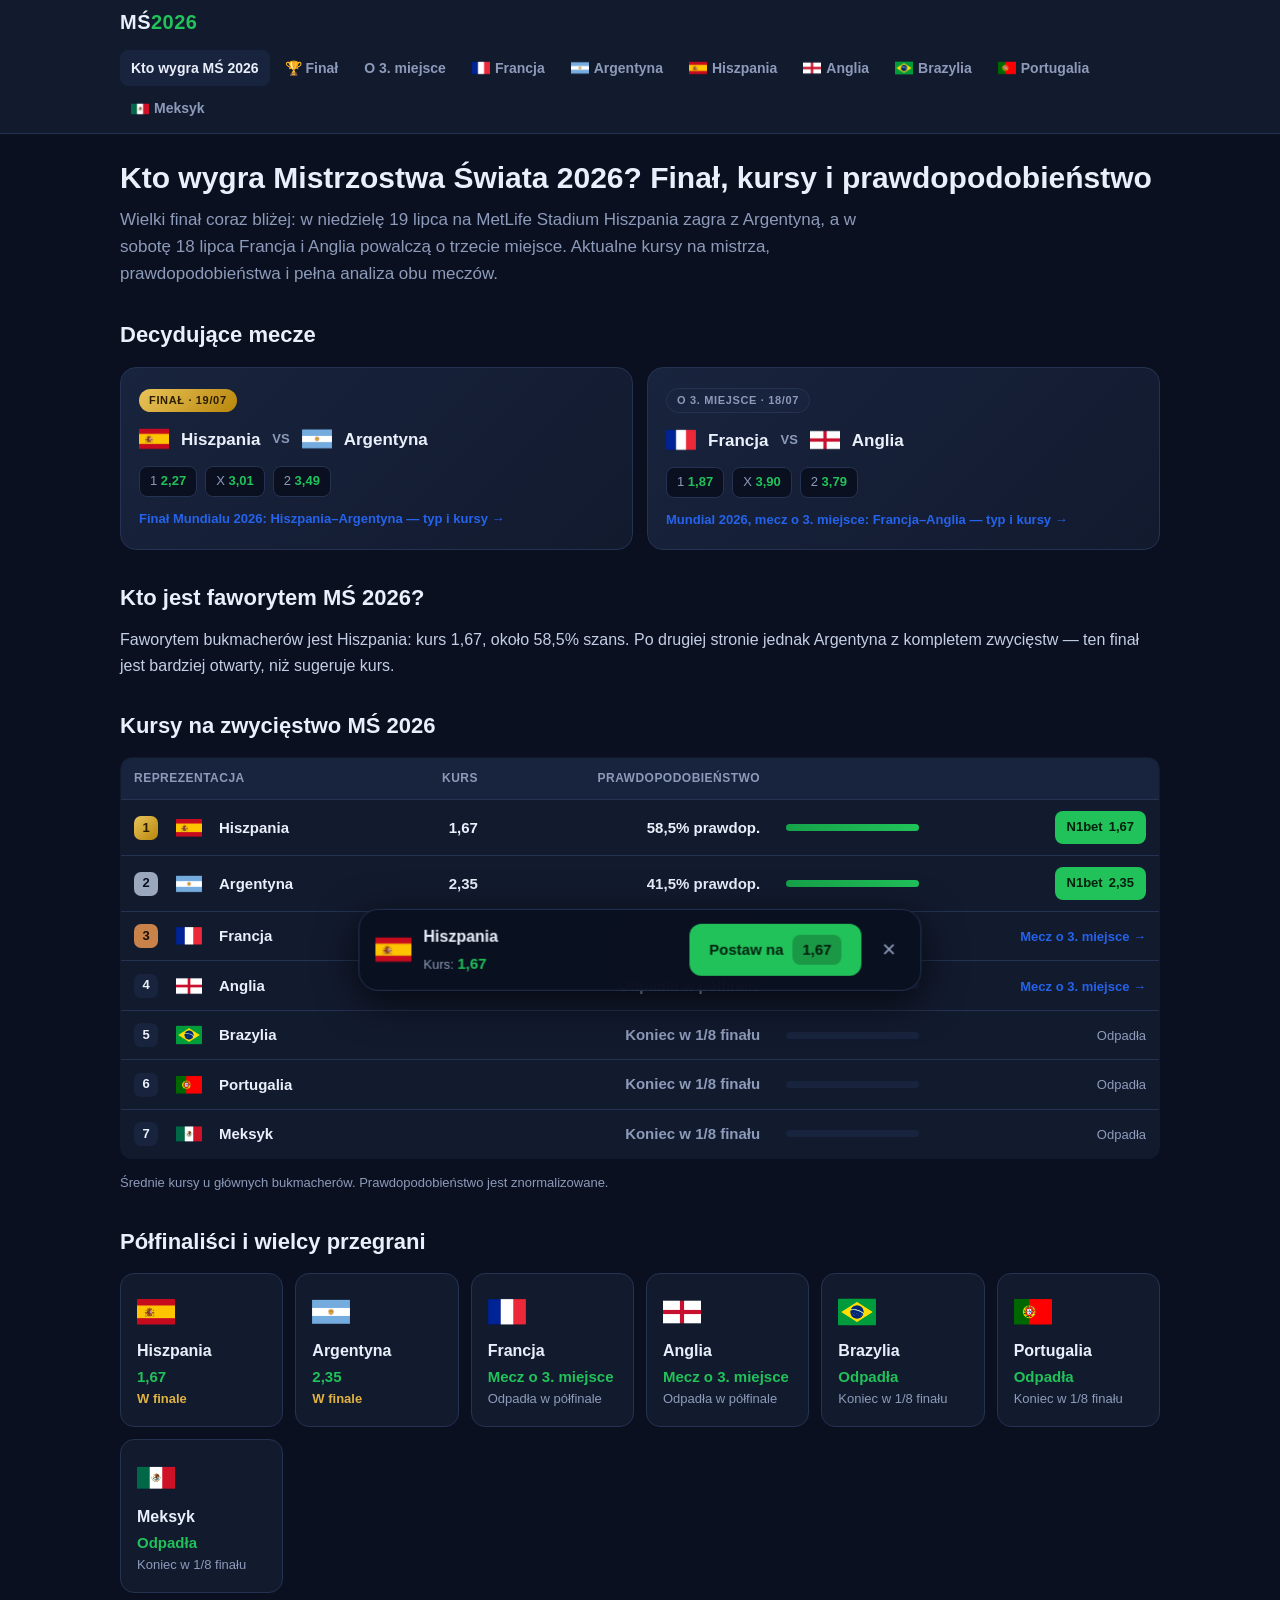
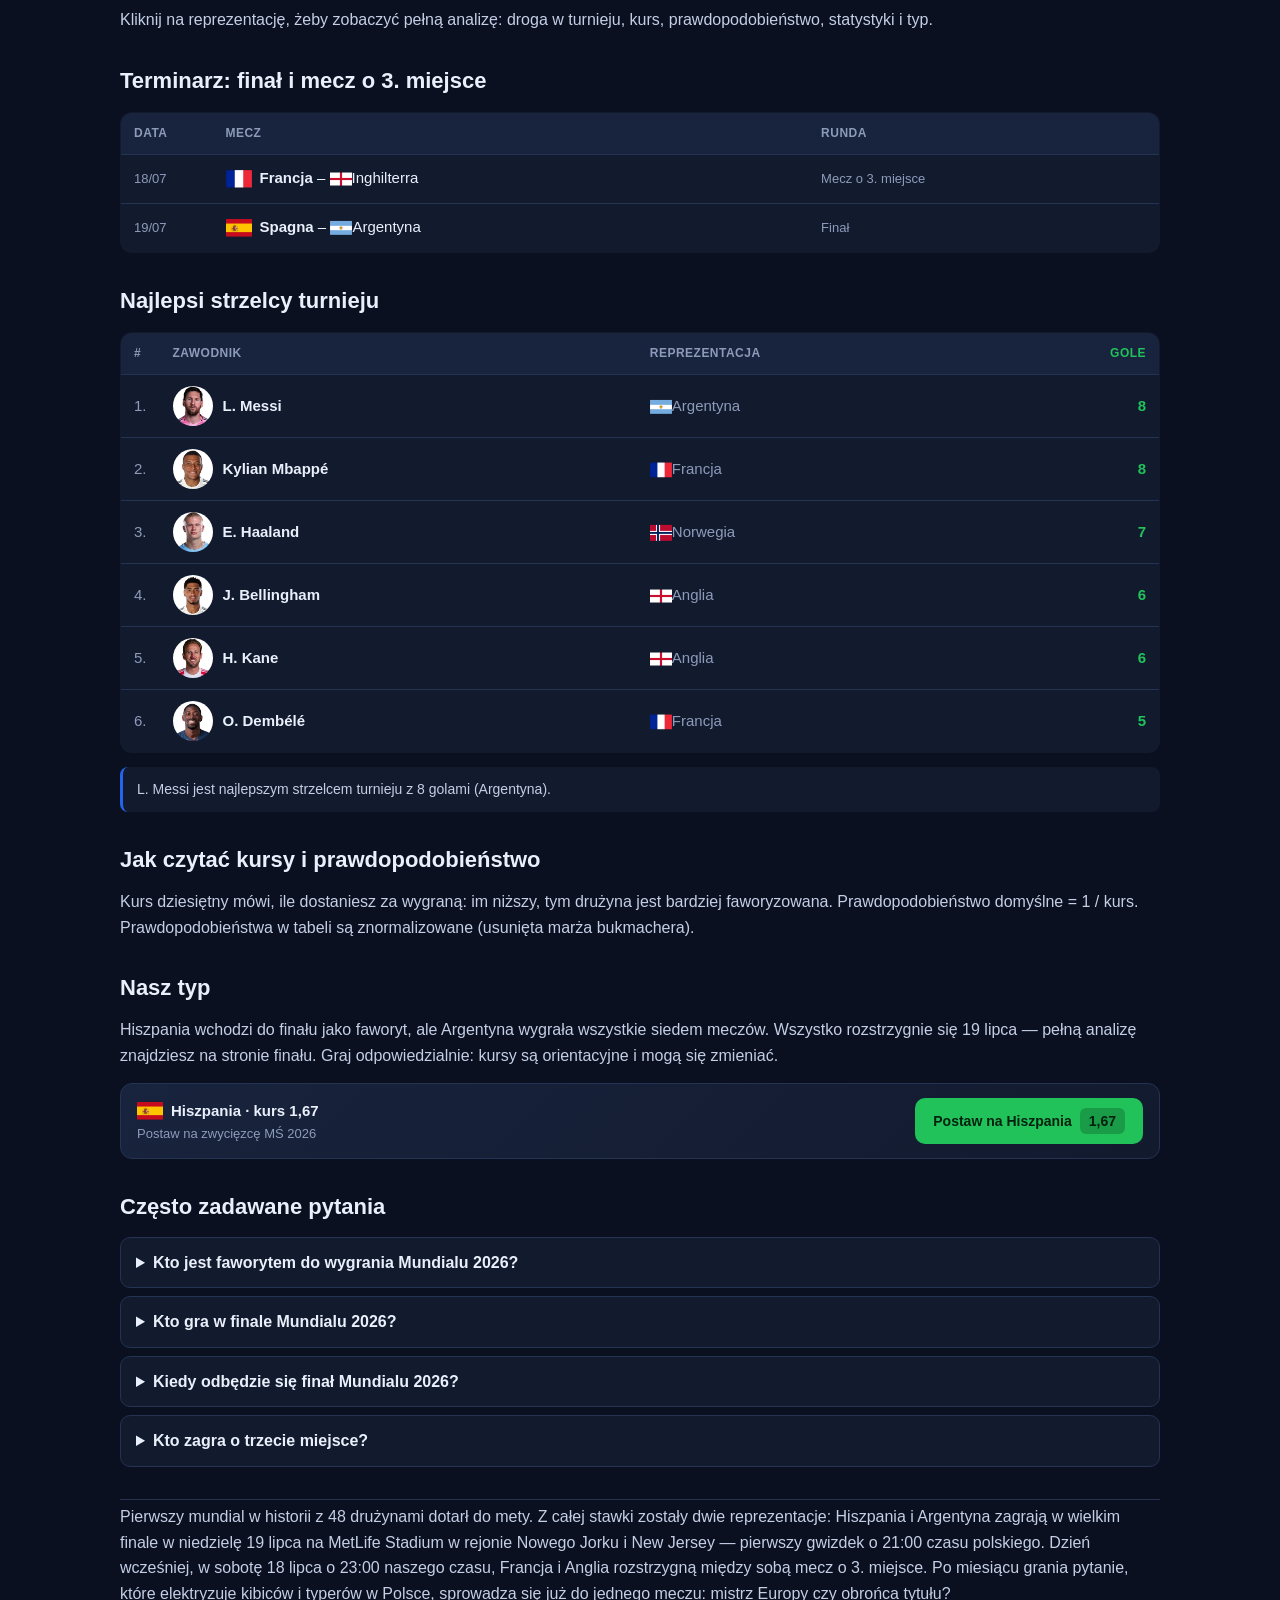
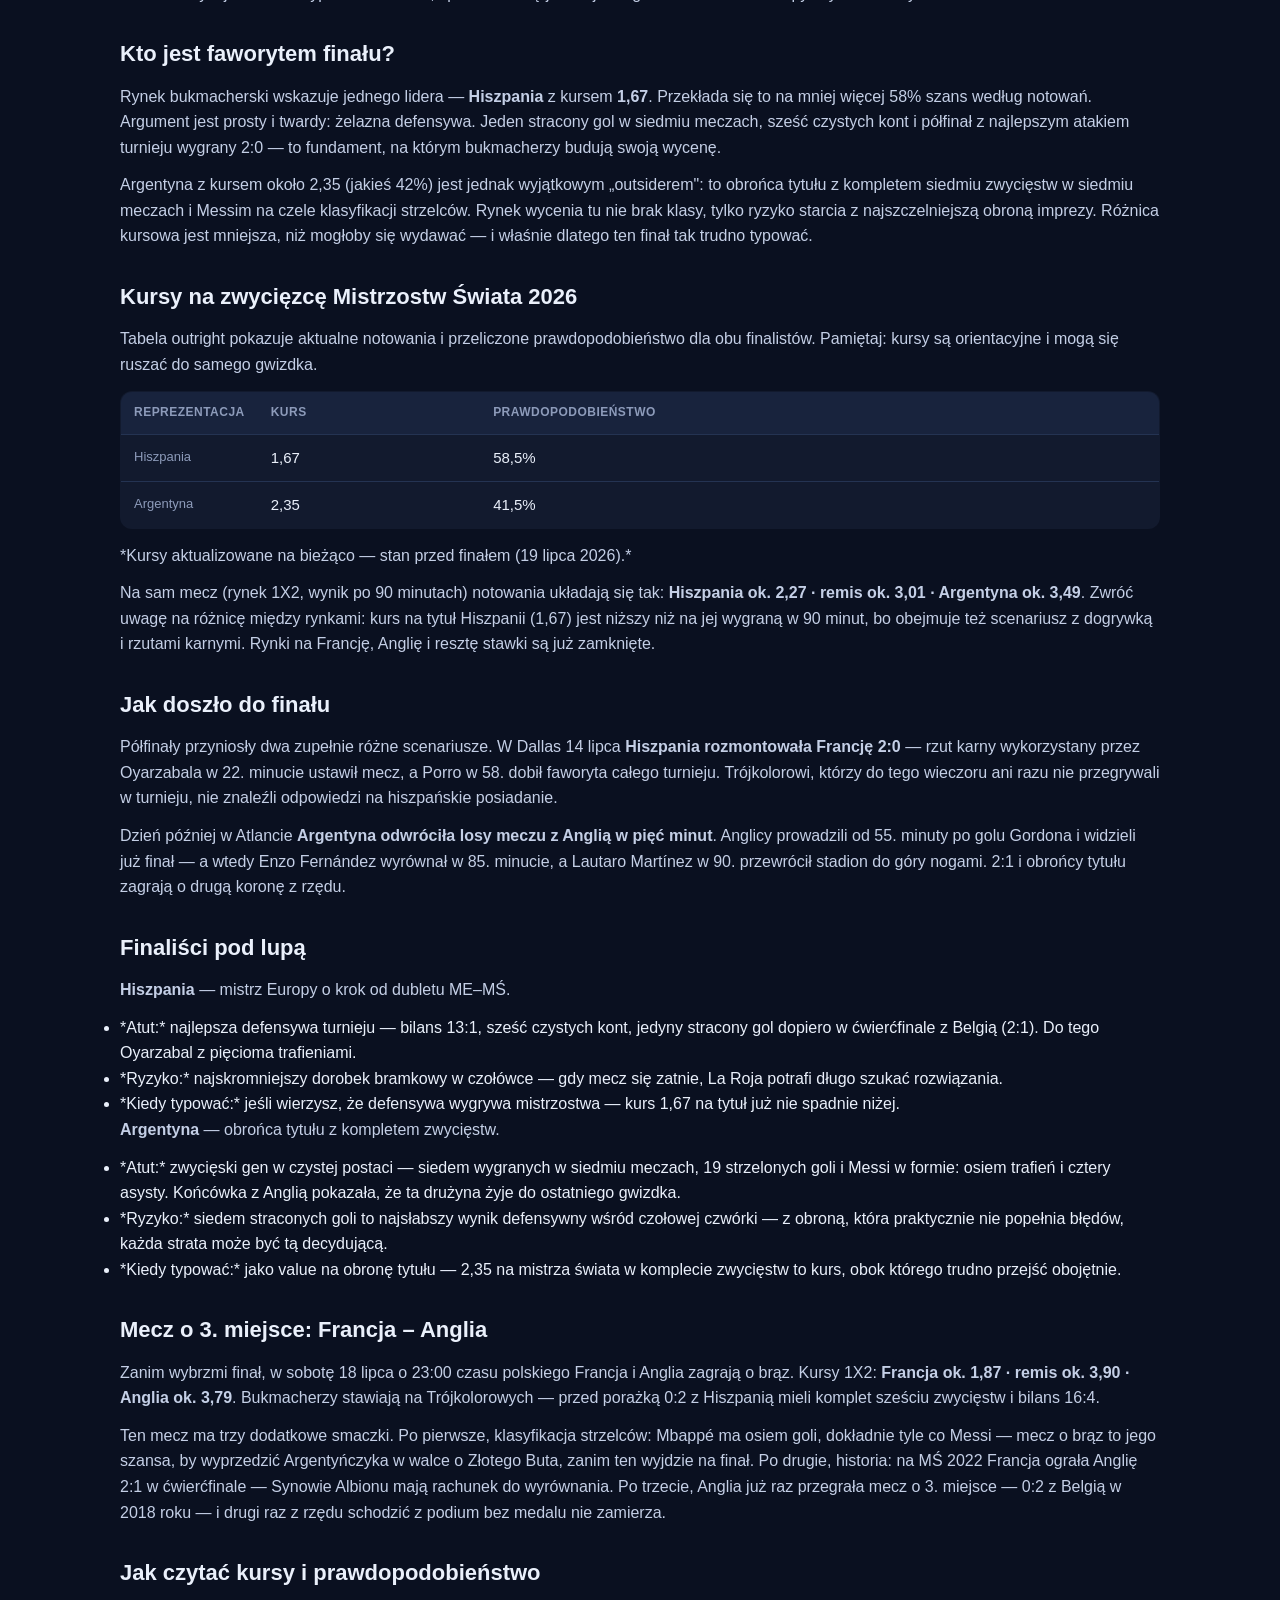
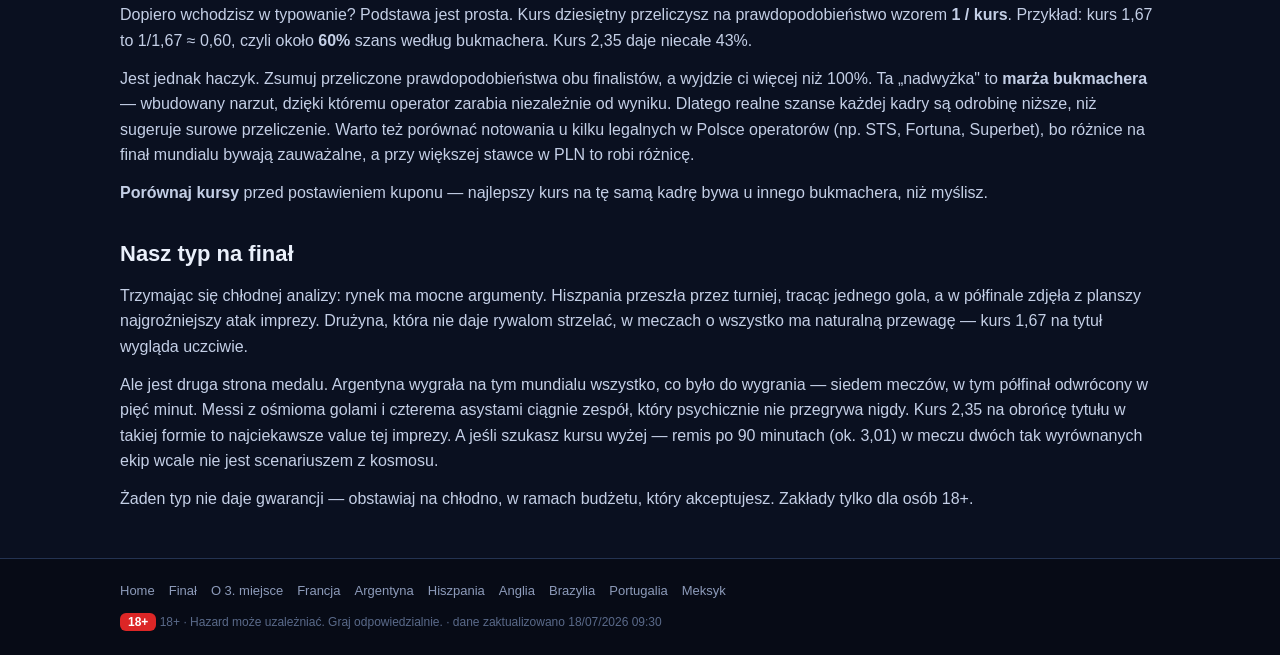
<file: index.html>
<!DOCTYPE html><html lang="pl"><head><meta charset="UTF-8"><meta name="viewport" content="width=device-width,initial-scale=1"><title>Kto wygra MŚ 2026? Finał Hiszpania – Argentyna, kursy</title><meta name="description" content="Finał MŚ 2026: Hiszpania – Argentyna, 19 lipca na MetLife Stadium. Kursy na mistrza, prawdopodobieństwo, mecz o 3. miejsce Francja – Anglia i nasz typ."><link rel="icon" type="image/svg+xml" href="favicon.svg"><link rel="canonical" href="https://kto-wygra-mundial-2026.pl/">
<link rel="stylesheet" href="assets/style.css"><script type="application/ld+json">{"@context": "https://schema.org", "@graph": [{"@type": "WebSite", "name": "MŚ 2026 — Typy", "url": "https://kto-wygra-mundial-2026.pl/"}, {"@type": "FAQPage", "mainEntity": [{"@type": "Question", "name": "Kto jest faworytem do wygrania Mundialu 2026?", "acceptedAnswer": {"@type": "Answer", "text": "Według kursów faworytem jest Hiszpania (1,67, około 58,5% szans). Jedyną alternatywą jest Argentyna — pozostałe drużyny odpadły."}}, {"@type": "Question", "name": "Kto gra w finale Mundialu 2026?", "acceptedAnswer": {"@type": "Answer", "text": "Hiszpania i Argentyna. Hiszpania pokonała w półfinale Francję 2:0, Argentyna odwróciła losy meczu z Anglią i wygrała 2:1."}}, {"@type": "Question", "name": "Kiedy odbędzie się finał Mundialu 2026?", "acceptedAnswer": {"@type": "Answer", "text": "W niedzielę 19 lipca 2026 na MetLife Stadium w Nowym Jorku/New Jersey, początek o 21:00 czasu polskiego."}}, {"@type": "Question", "name": "Kto zagra o trzecie miejsce?", "acceptedAnswer": {"@type": "Answer", "text": "Francja i Anglia, w sobotę 18 lipca. Stawką jest brąz i Złoty But — Mbappé ma 8 goli, tyle samo co Messi."}}]}]}</script></head><body><header><div class="wrap hd"><a class="logo" href="./">MŚ<b>2026</b></a><nav class="hnav"><a href="./" class=on>Kto wygra MŚ 2026</a><a href="final/">🏆 Finał</a><a href="mecz-o-3-miejsce/">O 3. miejsce</a><a href="francja/"><img class="flag" src="assets/img/t2.png" alt="" loading="lazy">Francja</a><a href="argentyna/"><img class="flag" src="assets/img/t26.png" alt="" loading="lazy">Argentyna</a><a href="hiszpania/"><img class="flag" src="assets/img/t9.png" alt="" loading="lazy">Hiszpania</a><a href="anglia/"><img class="flag" src="assets/img/t10.png" alt="" loading="lazy">Anglia</a><a href="brazylia/"><img class="flag" src="assets/img/t6.png" alt="" loading="lazy">Brazylia</a><a href="portugalia/"><img class="flag" src="assets/img/t27.png" alt="" loading="lazy">Portugalia</a><a href="meksyk/"><img class="flag" src="assets/img/t16.png" alt="" loading="lazy">Meksyk</a></nav></div></header><main class="wrap">
<h1>Kto wygra Mistrzostwa Świata 2026? Finał, kursy i prawdopodobieństwo</h1>
<p class="lead">Wielki finał coraz bliżej: w niedzielę 19 lipca na MetLife Stadium Hiszpania zagra z Argentyną, a w sobotę 18 lipca Francja i Anglia powalczą o trzecie miejsce. Aktualne kursy na mistrza, prawdopodobieństwa i pełna analiza obu meczów.</p>
<div class="sec"><h2>Decydujące mecze</h2><div class="mbans"><a class="mban gold" href="final/"><span class="tag">Finał · 19/07</span><div class="duo"><img class="flag" src="assets/img/t9.png" alt="" loading="lazy"> Hiszpania <span class="x">VS</span> <img class="flag" src="assets/img/t26.png" alt="" loading="lazy"> Argentyna</div><div class="qs"><span>1 <b>2,27</b></span><span>X <b>3,01</b></span><span>2 <b>3,49</b></span></div><div class="go">Finał Mundialu 2026: Hiszpania–Argentyna — typ i kursy →</div></a><a class="mban" href="mecz-o-3-miejsce/"><span class="tag">O 3. miejsce · 18/07</span><div class="duo"><img class="flag" src="assets/img/t2.png" alt="" loading="lazy"> Francja <span class="x">VS</span> <img class="flag" src="assets/img/t10.png" alt="" loading="lazy"> Anglia</div><div class="qs"><span>1 <b>1,87</b></span><span>X <b>3,90</b></span><span>2 <b>3,79</b></span></div><div class="go">Mundial 2026, mecz o 3. miejsce: Francja–Anglia — typ i kursy →</div></a></div></div>
<div class="sec"><h2>Kto jest faworytem MŚ 2026?</h2>
<p>Faworytem bukmacherów jest Hiszpania: kurs 1,67, około 58,5% szans. Po drugiej stronie jednak Argentyna z kompletem zwycięstw — ten finał jest bardziej otwarty, niż sugeruje kurs.</p></div>
<div class="sec"><h2>Kursy na zwycięstwo MŚ 2026</h2>
<table><tr><th>Reprezentacja</th><th class="q">Kurs</th><th class="q">Prawdopodobieństwo</th><th>&nbsp;</th><th>&nbsp;</th></tr><tr><td><span class="tn"><span class="rk r1">1</span><img class="flag" src="assets/img/t9.png" alt="" loading="lazy"> <a href="hiszpania/" style="color:var(--ink);font-weight:700">Hiszpania</a></span></td><td class="q">1,67</td><td class="q">58,5% prawdop.</td><td><div class="bar"><i style="width:100%"></i></div></td><td class="betc"><a href="/referral-link"><span class="lbl">N1bet</span> <span class="qq">1,67</span></a></td></tr><tr><td><span class="tn"><span class="rk r2">2</span><img class="flag" src="assets/img/t26.png" alt="" loading="lazy"> <a href="argentyna/" style="color:var(--ink);font-weight:700">Argentyna</a></span></td><td class="q">2,35</td><td class="q">41,5% prawdop.</td><td><div class="bar"><i style="width:100%"></i></div></td><td class="betc"><a href="/referral-link"><span class="lbl">N1bet</span> <span class="qq">2,35</span></a></td></tr><tr><td><span class="tn"><span class="rk r3">3</span><img class="flag" src="assets/img/t2.png" alt="" loading="lazy"> <a href="francja/" style="color:var(--ink);font-weight:700">Francja</a></span></td><td class="q" colspan="2" style="color:var(--mut)">Odpadła w półfinale</td><td><div class="bar"><i style="width:0%"></i></div></td><td class="betc"><a href="mecz-o-3-miejsce/" style="background:none;color:var(--acc);font-size:13px;font-weight:700;padding:0">Mecz o 3. miejsce →</a></td></tr><tr><td><span class="tn"><span class="rk">4</span><img class="flag" src="assets/img/t10.png" alt="" loading="lazy"> <a href="anglia/" style="color:var(--ink);font-weight:700">Anglia</a></span></td><td class="q" colspan="2" style="color:var(--mut)">Odpadła w półfinale</td><td><div class="bar"><i style="width:0%"></i></div></td><td class="betc"><a href="mecz-o-3-miejsce/" style="background:none;color:var(--acc);font-size:13px;font-weight:700;padding:0">Mecz o 3. miejsce →</a></td></tr><tr><td><span class="tn"><span class="rk">5</span><img class="flag" src="assets/img/t6.png" alt="" loading="lazy"> <a href="brazylia/" style="color:var(--ink);font-weight:700">Brazylia</a></span></td><td class="q" colspan="2" style="color:var(--mut)">Koniec w 1/8 finału</td><td><div class="bar"><i style="width:0%"></i></div></td><td class="betc"><span style="color:var(--mut);font-size:13px">Odpadła</span></td></tr><tr><td><span class="tn"><span class="rk">6</span><img class="flag" src="assets/img/t27.png" alt="" loading="lazy"> <a href="portugalia/" style="color:var(--ink);font-weight:700">Portugalia</a></span></td><td class="q" colspan="2" style="color:var(--mut)">Koniec w 1/8 finału</td><td><div class="bar"><i style="width:0%"></i></div></td><td class="betc"><span style="color:var(--mut);font-size:13px">Odpadła</span></td></tr><tr><td><span class="tn"><span class="rk">7</span><img class="flag" src="assets/img/t16.png" alt="" loading="lazy"> <a href="meksyk/" style="color:var(--ink);font-weight:700">Meksyk</a></span></td><td class="q" colspan="2" style="color:var(--mut)">Koniec w 1/8 finału</td><td><div class="bar"><i style="width:0%"></i></div></td><td class="betc"><span style="color:var(--mut);font-size:13px">Odpadła</span></td></tr></table>
<p style="font-size:13px;color:var(--mut)">Średnie kursy u głównych bukmacherów. Prawdopodobieństwo jest znormalizowane.</p></div>
<div class="sec"><h2>Półfinaliści i wielcy przegrani</h2>
<div class="cards"><a class="tcard" href="hiszpania/"><div class="fl"><img class="flag" src="assets/img/t9.png" alt="" loading="lazy"></div><div class="nm">Hiszpania</div><div class="od">1,67</div><div class="pb" style="color:var(--gold);font-weight:700">W finale</div></a><a class="tcard" href="argentyna/"><div class="fl"><img class="flag" src="assets/img/t26.png" alt="" loading="lazy"></div><div class="nm">Argentyna</div><div class="od">2,35</div><div class="pb" style="color:var(--gold);font-weight:700">W finale</div></a><a class="tcard" href="francja/"><div class="fl"><img class="flag" src="assets/img/t2.png" alt="" loading="lazy"></div><div class="nm">Francja</div><div class="od" style="font-size:15px">Mecz o 3. miejsce</div><div class="pb">Odpadła w półfinale</div></a><a class="tcard" href="anglia/"><div class="fl"><img class="flag" src="assets/img/t10.png" alt="" loading="lazy"></div><div class="nm">Anglia</div><div class="od" style="font-size:15px">Mecz o 3. miejsce</div><div class="pb">Odpadła w półfinale</div></a><a class="tcard" href="brazylia/"><div class="fl"><img class="flag" src="assets/img/t6.png" alt="" loading="lazy"></div><div class="nm">Brazylia</div><div class="od" style="font-size:15px">Odpadła</div><div class="pb">Koniec w 1/8 finału</div></a><a class="tcard" href="portugalia/"><div class="fl"><img class="flag" src="assets/img/t27.png" alt="" loading="lazy"></div><div class="nm">Portugalia</div><div class="od" style="font-size:15px">Odpadła</div><div class="pb">Koniec w 1/8 finału</div></a><a class="tcard" href="meksyk/"><div class="fl"><img class="flag" src="assets/img/t16.png" alt="" loading="lazy"></div><div class="nm">Meksyk</div><div class="od" style="font-size:15px">Odpadła</div><div class="pb">Koniec w 1/8 finału</div></a></div>
<p>Kliknij na reprezentację, żeby zobaczyć pełną analizę: droga w turnieju, kurs, prawdopodobieństwo, statystyki i typ.</p></div>
<div class="sec"><h2>Terminarz: finał i mecz o 3. miejsce</h2><table class="mt"><tr><th>Data</th><th>Mecz</th><th>Runda</th></tr><tr><td>18/07</td><td><img class="flag" src="assets/img/t2.png" alt="" loading="lazy"><b>Francja</b> – <img class="lg" src="assets/img/t10.png" alt="" loading="lazy">Inghilterra</td><td style="color:var(--mut);font-size:13px">Mecz o 3. miejsce</td></tr><tr><td>19/07</td><td><img class="flag" src="assets/img/t9.png" alt="" loading="lazy"><b>Spagna</b> – <img class="lg" src="assets/img/t26.png" alt="" loading="lazy">Argentyna</td><td style="color:var(--mut);font-size:13px">Finał</td></tr></table></div>
<div class="sec"><h2>Najlepsi strzelcy turnieju</h2><table class="scor"><tr><th>#</th><th>Zawodnik</th><th>Reprezentacja</th><th class="g">Gole</th></tr><tr><td>1.</td><td><div class="pcell"><img class="pf" src="assets/img/p154.png" alt="" loading="lazy"><span class="nm">L. Messi</span></div></td><td style="color:var(--mut)"><img class="lg" src="assets/img/t26.png" alt="" loading="lazy">Argentyna</td><td class="g">8</td></tr><tr><td>2.</td><td><div class="pcell"><img class="pf" src="assets/img/p278.png" alt="" loading="lazy"><span class="nm">Kylian Mbappé</span></div></td><td style="color:var(--mut)"><img class="lg" src="assets/img/t2.png" alt="" loading="lazy">Francja</td><td class="g">8</td></tr><tr><td>3.</td><td><div class="pcell"><img class="pf" src="assets/img/p1100.png" alt="" loading="lazy"><span class="nm">E. Haaland</span></div></td><td style="color:var(--mut)"><img class="lg" src="assets/img/t1090.png" alt="" loading="lazy">Norwegia</td><td class="g">7</td></tr><tr><td>4.</td><td><div class="pcell"><img class="pf" src="assets/img/p129718.png" alt="" loading="lazy"><span class="nm">J. Bellingham</span></div></td><td style="color:var(--mut)"><img class="lg" src="assets/img/t10.png" alt="" loading="lazy">Anglia</td><td class="g">6</td></tr><tr><td>5.</td><td><div class="pcell"><img class="pf" src="assets/img/p184.png" alt="" loading="lazy"><span class="nm">H. Kane</span></div></td><td style="color:var(--mut)"><img class="lg" src="assets/img/t10.png" alt="" loading="lazy">Anglia</td><td class="g">6</td></tr><tr><td>6.</td><td><div class="pcell"><img class="pf" src="assets/img/p153.png" alt="" loading="lazy"><span class="nm">O. Dembélé</span></div></td><td style="color:var(--mut)"><img class="lg" src="assets/img/t2.png" alt="" loading="lazy">Francja</td><td class="g">5</td></tr></table><div class="note2">L. Messi jest najlepszym strzelcem turnieju z 8 golami (Argentyna).</div></div>
<div class="sec"><h2>Jak czytać kursy i prawdopodobieństwo</h2>
<p>Kurs dziesiętny mówi, ile dostaniesz za wygraną: im niższy, tym drużyna jest bardziej faworyzowana. Prawdopodobieństwo domyślne = 1 / kurs. Prawdopodobieństwa w tabeli są znormalizowane (usunięta marża bukmachera).</p></div>
<div class="sec"><h2>Nasz typ</h2>
<p>Hiszpania wchodzi do finału jako faworyt, ale Argentyna wygrała wszystkie siedem meczów. Wszystko rozstrzygnie się 19 lipca — pełną analizę znajdziesz na stronie finału. Graj odpowiedzialnie: kursy są orientacyjne i mogą się zmieniać.</p>
<div class="betbox"><div style="flex:1;min-width:180px"><div class="t"><img class="flag" src="assets/img/t9.png" alt="" loading="lazy"> Hiszpania · kurs 1,67</div><div class="s">Postaw na zwycięzcę MŚ 2026</div></div><a class="cta" href="/referral-link">Postaw na Hiszpania <span class="qq">1,67</span></a></div></div>
<div class="sec"><h2>Często zadawane pytania</h2><details><summary>Kto jest faworytem do wygrania Mundialu 2026?</summary><p>Według kursów faworytem jest Hiszpania (1,67, około 58,5% szans). Jedyną alternatywą jest Argentyna — pozostałe drużyny odpadły.</p></details><details><summary>Kto gra w finale Mundialu 2026?</summary><p>Hiszpania i Argentyna. Hiszpania pokonała w półfinale Francję 2:0, Argentyna odwróciła losy meczu z Anglią i wygrała 2:1.</p></details><details><summary>Kiedy odbędzie się finał Mundialu 2026?</summary><p>W niedzielę 19 lipca 2026 na MetLife Stadium w Nowym Jorku/New Jersey, początek o 21:00 czasu polskiego.</p></details><details><summary>Kto zagra o trzecie miejsce?</summary><p>Francja i Anglia, w sobotę 18 lipca. Stawką jest brąz i Złoty But — Mbappé ma 8 goli, tyle samo co Messi.</p></details></div>

<div class="sec" style="border-top:1px solid var(--line);margin-top:32px;padding-top:4px">
<p>Pierwszy mundial w historii z 48 drużynami dotarł do mety. Z całej stawki zostały dwie reprezentacje: Hiszpania i Argentyna zagrają w wielkim finale w niedzielę 19 lipca na MetLife Stadium w rejonie Nowego Jorku i New Jersey — pierwszy gwizdek o 21:00 czasu polskiego. Dzień wcześniej, w sobotę 18 lipca o 23:00 naszego czasu, Francja i Anglia rozstrzygną między sobą mecz o 3. miejsce. Po miesiącu grania pytanie, które elektryzuje kibiców i typerów w Polsce, sprowadza się już do jednego meczu: mistrz Europy czy obrońca tytułu?</p>
<h2>Kto jest faworytem finału?</h2>
<p>Rynek bukmacherski wskazuje jednego lidera — <b>Hiszpania</b> z kursem <b>1,67</b>. Przekłada się to na mniej więcej 58% szans według notowań. Argument jest prosty i twardy: żelazna defensywa. Jeden stracony gol w siedmiu meczach, sześć czystych kont i półfinał z najlepszym atakiem turnieju wygrany 2:0 — to fundament, na którym bukmacherzy budują swoją wycenę.</p>
<p>Argentyna z kursem około 2,35 (jakieś 42%) jest jednak wyjątkowym „outsiderem": to obrońca tytułu z kompletem siedmiu zwycięstw w siedmiu meczach i Messim na czele klasyfikacji strzelców. Rynek wycenia tu nie brak klasy, tylko ryzyko starcia z najszczelniejszą obroną imprezy. Różnica kursowa jest mniejsza, niż mogłoby się wydawać — i właśnie dlatego ten finał tak trudno typować.</p>
<h2>Kursy na zwycięzcę Mistrzostw Świata 2026</h2>
<p>Tabela outright pokazuje aktualne notowania i przeliczone prawdopodobieństwo dla obu finalistów. Pamiętaj: kursy są orientacyjne i mogą się ruszać do samego gwizdka.</p>
<table class="mt">
<tr><th>Reprezentacja</th><th>Kurs</th><th>Prawdopodobieństwo</th></tr>
<tr><td>Hiszpania</td><td>1,67</td><td>58,5%</td></tr>
<tr><td>Argentyna</td><td>2,35</td><td>41,5%</td></tr>
</table>
<p>*Kursy aktualizowane na bieżąco — stan przed finałem (19 lipca 2026).*</p>
<p>Na sam mecz (rynek 1X2, wynik po 90 minutach) notowania układają się tak: <b>Hiszpania ok. 2,27 · remis ok. 3,01 · Argentyna ok. 3,49</b>. Zwróć uwagę na różnicę między rynkami: kurs na tytuł Hiszpanii (1,67) jest niższy niż na jej wygraną w 90 minut, bo obejmuje też scenariusz z dogrywką i rzutami karnymi. Rynki na Francję, Anglię i resztę stawki są już zamknięte.</p>
<h2>Jak doszło do finału</h2>
<p>Półfinały przyniosły dwa zupełnie różne scenariusze. W Dallas 14 lipca <b>Hiszpania rozmontowała Francję 2:0</b> — rzut karny wykorzystany przez Oyarzabala w 22. minucie ustawił mecz, a Porro w 58. dobił faworyta całego turnieju. Trójkolorowi, którzy do tego wieczoru ani razu nie przegrywali w turnieju, nie znaleźli odpowiedzi na hiszpańskie posiadanie.</p>
<p>Dzień później w Atlancie <b>Argentyna odwróciła losy meczu z Anglią w pięć minut</b>. Anglicy prowadzili od 55. minuty po golu Gordona i widzieli już finał — a wtedy Enzo Fernández wyrównał w 85. minucie, a Lautaro Martínez w 90. przewrócił stadion do góry nogami. 2:1 i obrońcy tytułu zagrają o drugą koronę z rzędu.</p>
<h2>Finaliści pod lupą</h2>
<p><b>Hiszpania</b> — mistrz Europy o krok od dubletu ME–MŚ.</p>
<ul>
<li>*Atut:* najlepsza defensywa turnieju — bilans 13:1, sześć czystych kont, jedyny stracony gol dopiero w ćwierćfinale z Belgią (2:1). Do tego Oyarzabal z pięcioma trafieniami.</li>
<li>*Ryzyko:* najskromniejszy dorobek bramkowy w czołówce — gdy mecz się zatnie, La Roja potrafi długo szukać rozwiązania.</li>
<li>*Kiedy typować:* jeśli wierzysz, że defensywa wygrywa mistrzostwa — kurs 1,67 na tytuł już nie spadnie niżej.</li>
</ul>
<p><b>Argentyna</b> — obrońca tytułu z kompletem zwycięstw.</p>
<ul>
<li>*Atut:* zwycięski gen w czystej postaci — siedem wygranych w siedmiu meczach, 19 strzelonych goli i Messi w formie: osiem trafień i cztery asysty. Końcówka z Anglią pokazała, że ta drużyna żyje do ostatniego gwizdka.</li>
<li>*Ryzyko:* siedem straconych goli to najsłabszy wynik defensywny wśród czołowej czwórki — z obroną, która praktycznie nie popełnia błędów, każda strata może być tą decydującą.</li>
<li>*Kiedy typować:* jako value na obronę tytułu — 2,35 na mistrza świata w komplecie zwycięstw to kurs, obok którego trudno przejść obojętnie.</li>
</ul>
<h2>Mecz o 3. miejsce: Francja – Anglia</h2>
<p>Zanim wybrzmi finał, w sobotę 18 lipca o 23:00 czasu polskiego Francja i Anglia zagrają o brąz. Kursy 1X2: <b>Francja ok. 1,87 · remis ok. 3,90 · Anglia ok. 3,79</b>. Bukmacherzy stawiają na Trójkolorowych — przed porażką 0:2 z Hiszpanią mieli komplet sześciu zwycięstw i bilans 16:4.</p>
<p>Ten mecz ma trzy dodatkowe smaczki. Po pierwsze, klasyfikacja strzelców: Mbappé ma osiem goli, dokładnie tyle co Messi — mecz o brąz to jego szansa, by wyprzedzić Argentyńczyka w walce o Złotego Buta, zanim ten wyjdzie na finał. Po drugie, historia: na MŚ 2022 Francja ograła Anglię 2:1 w ćwierćfinale — Synowie Albionu mają rachunek do wyrównania. Po trzecie, Anglia już raz przegrała mecz o 3. miejsce — 0:2 z Belgią w 2018 roku — i drugi raz z rzędu schodzić z podium bez medalu nie zamierza.</p>
<h2>Jak czytać kursy i prawdopodobieństwo</h2>
<p>Dopiero wchodzisz w typowanie? Podstawa jest prosta. Kurs dziesiętny przeliczysz na prawdopodobieństwo wzorem <b>1 / kurs</b>. Przykład: kurs 1,67 to 1/1,67 ≈ 0,60, czyli około <b>60%</b> szans według bukmachera. Kurs 2,35 daje niecałe 43%.</p>
<p>Jest jednak haczyk. Zsumuj przeliczone prawdopodobieństwa obu finalistów, a wyjdzie ci więcej niż 100%. Ta „nadwyżka" to <b>marża bukmachera</b> — wbudowany narzut, dzięki któremu operator zarabia niezależnie od wyniku. Dlatego realne szanse każdej kadry są odrobinę niższe, niż sugeruje surowe przeliczenie. Warto też porównać notowania u kilku legalnych w Polsce operatorów (np. STS, Fortuna, Superbet), bo różnice na finał mundialu bywają zauważalne, a przy większej stawce w PLN to robi różnicę.</p>
<p><b>Porównaj kursy</b> przed postawieniem kuponu — najlepszy kurs na tę samą kadrę bywa u innego bukmachera, niż myślisz.</p>
<h2>Nasz typ na finał</h2>
<p>Trzymając się chłodnej analizy: rynek ma mocne argumenty. Hiszpania przeszła przez turniej, tracąc jednego gola, a w półfinale zdjęła z planszy najgroźniejszy atak imprezy. Drużyna, która nie daje rywalom strzelać, w meczach o wszystko ma naturalną przewagę — kurs 1,67 na tytuł wygląda uczciwie.</p>
<p>Ale jest druga strona medalu. Argentyna wygrała na tym mundialu wszystko, co było do wygrania — siedem meczów, w tym półfinał odwrócony w pięć minut. Messi z ośmioma golami i czterema asystami ciągnie zespół, który psychicznie nie przegrywa nigdy. Kurs 2,35 na obrońcę tytułu w takiej formie to najciekawsze value tej imprezy. A jeśli szukasz kursu wyżej — remis po 90 minutach (ok. 3,01) w meczu dwóch tak wyrównanych ekip wcale nie jest scenariuszem z kosmosu.</p>
<p>Żaden typ nie daje gwarancji — obstawiaj na chłodno, w ramach budżetu, który akceptujesz. Zakłady tylko dla osób 18+.</p>
</div>
</main><footer><div class="fwrap"><nav class="fnav"><a href="./">Home</a><a href="final/">Finał</a><a href="mecz-o-3-miejsce/">O 3. miejsce</a><a href="francja/">Francja</a><a href="argentyna/">Argentyna</a><a href="hiszpania/">Hiszpania</a><a href="anglia/">Anglia</a><a href="brazylia/">Brazylia</a><a href="portugalia/">Portugalia</a><a href="meksyk/">Meksyk</a></nav><div class="upd"><span class="age">18+</span> 18+ · Hazard może uzależniać. Graj odpowiedzialnie. · dane zaktualizowano 18/07/2026 09:30</div></div></footer><div class="stickybar" id="sbar"><div class="sf"><img src="assets/img/t9.png" alt=""><div><div class="sn">Hiszpania</div><div class="sq">Kurs: <b>1,67</b></div></div></div><a class="sbtn" href="/referral-link">Postaw na <span class="sq2">1,67</span></a><button class="sclose" onclick="document.getElementById('sbar').remove()">✕</button></div><script>var _sb=document.getElementById("sbar");window.addEventListener("scroll",function(){_sb&&(_sb.classList.toggle("show",window.scrollY>320))},{passive:true});</script></body></html>
</file>
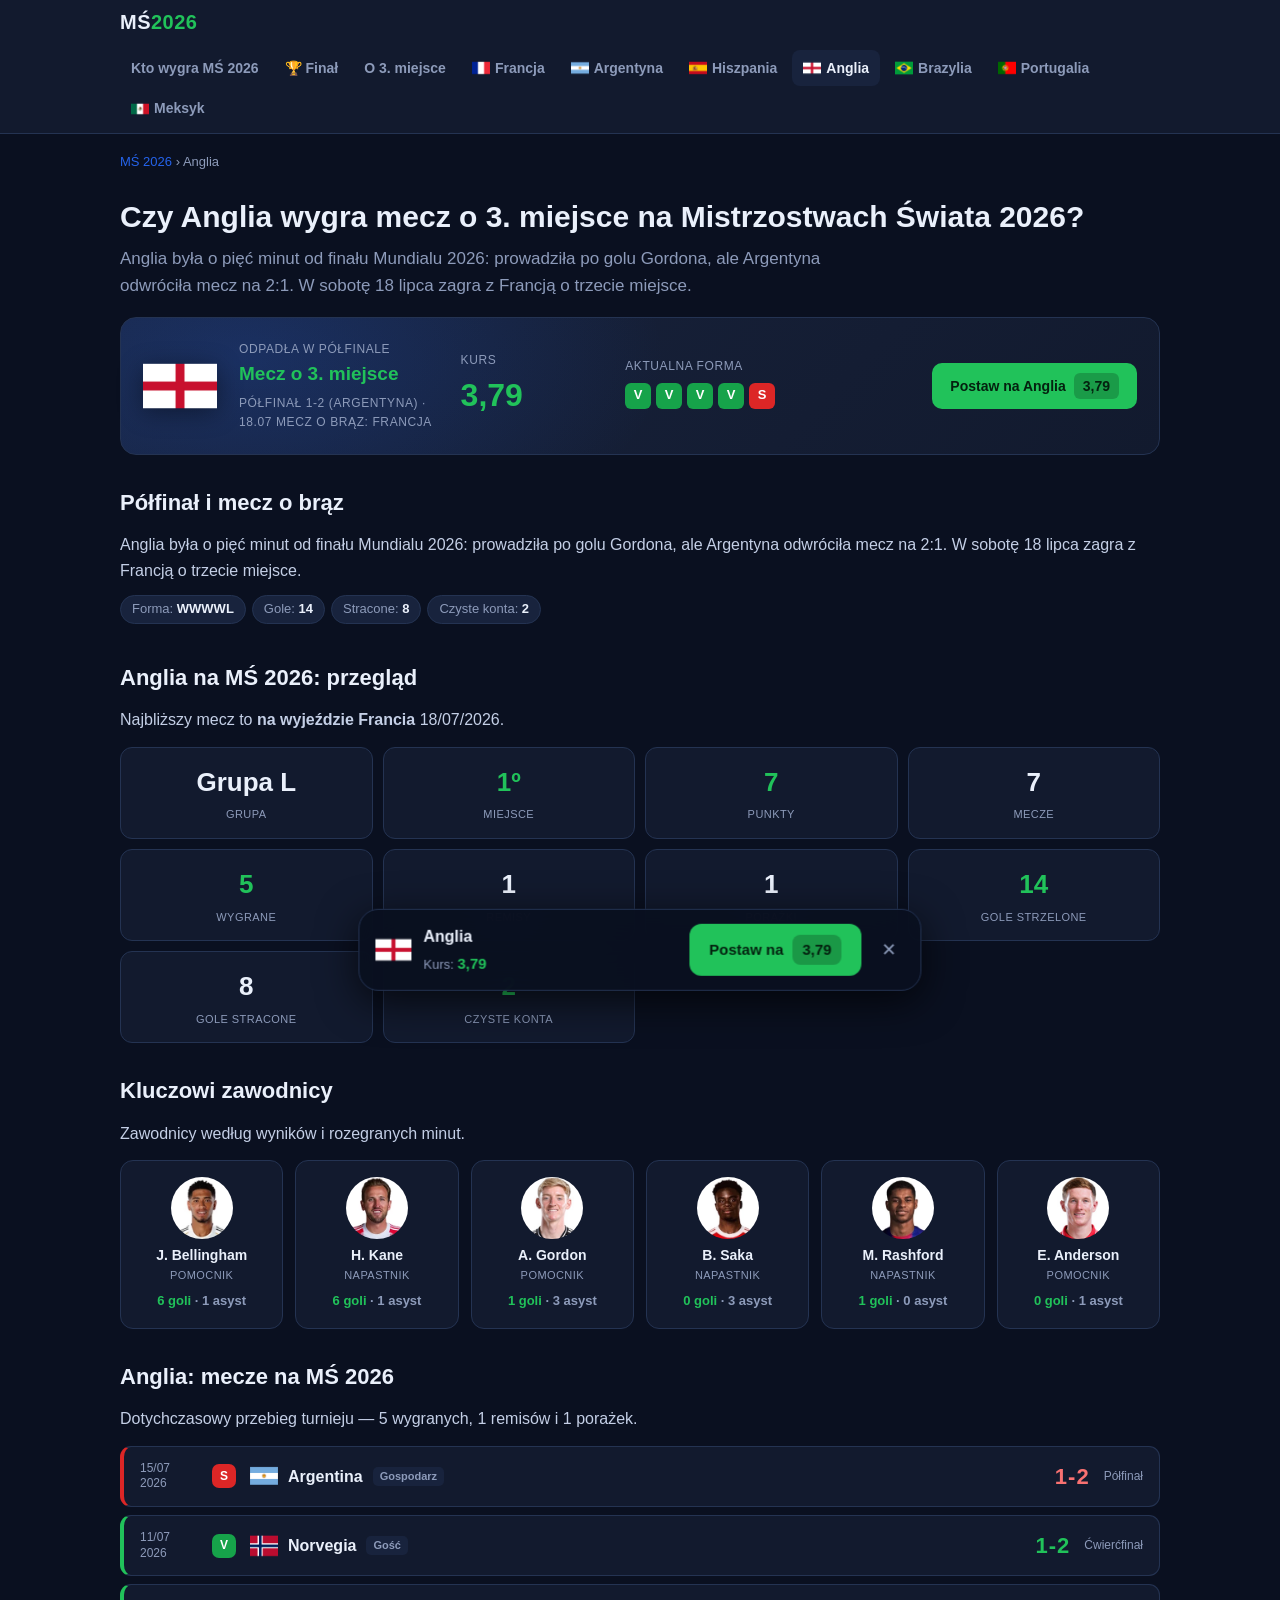
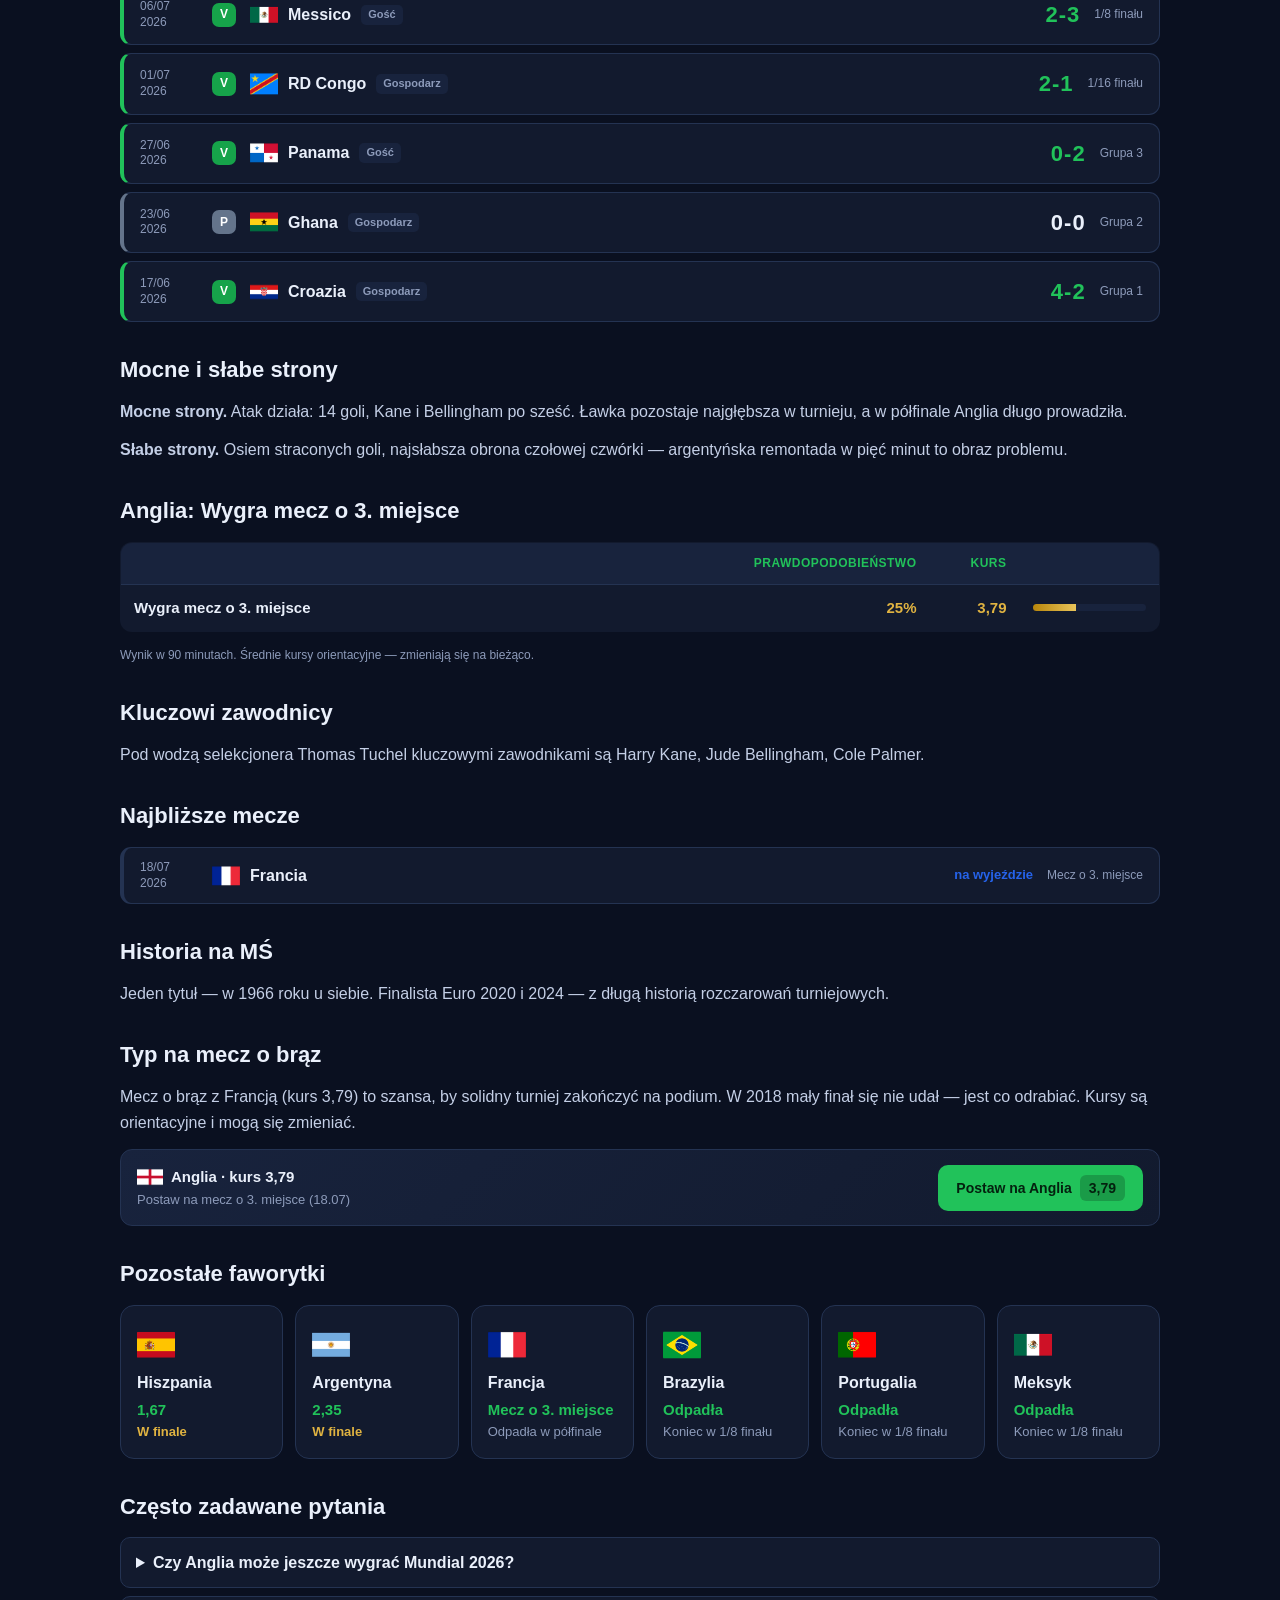
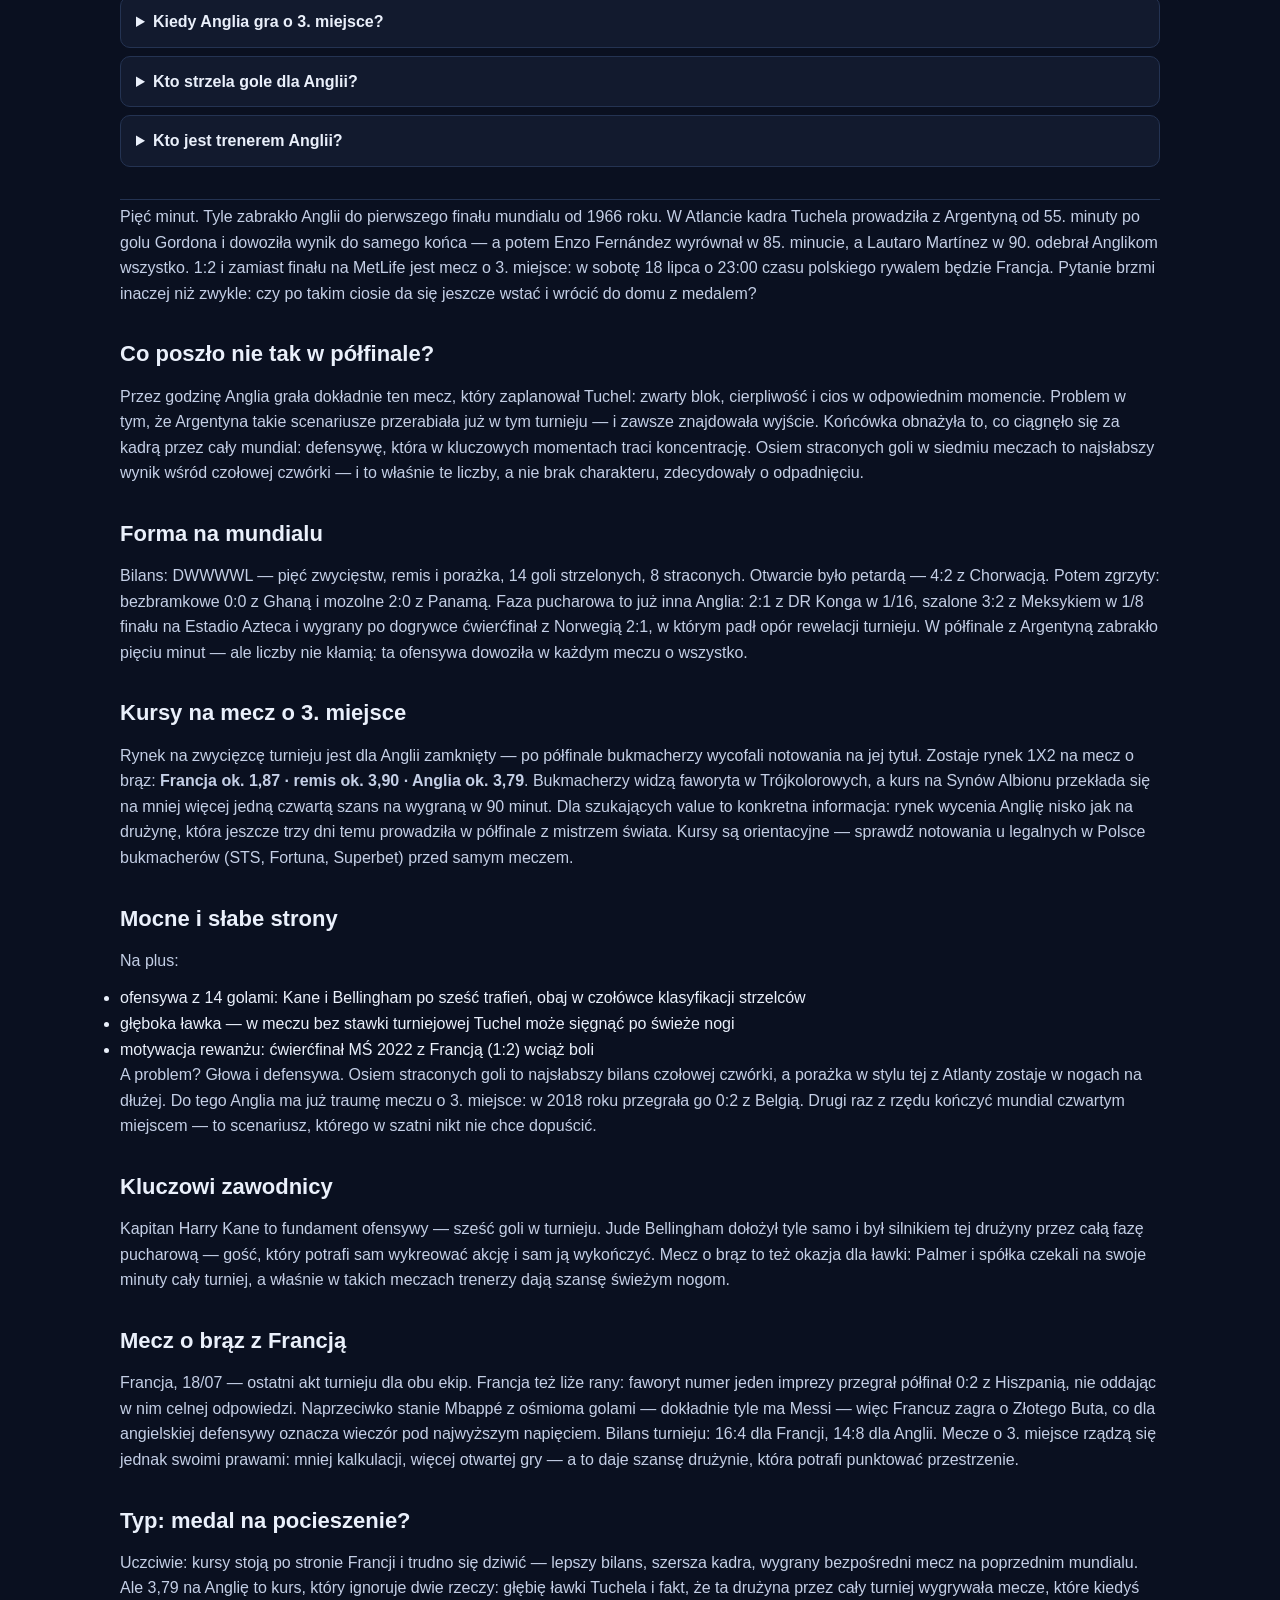
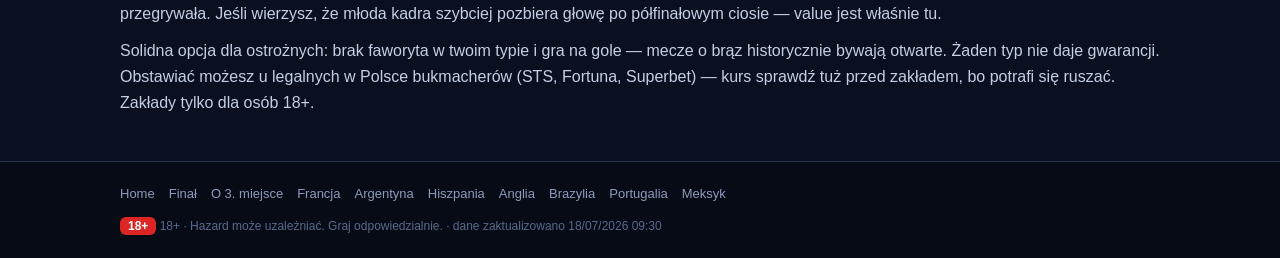
<file: anglia/index.html>
<!DOCTYPE html><html lang="pl"><head><meta charset="UTF-8"><meta name="viewport" content="width=device-width,initial-scale=1"><title>Anglia na MŚ 2026: mecz o 3. miejsce, kursy, typ</title><meta name="description" content="Anglia po 1:2 z Argentyną zagra o 3. miejsce MŚ 2026 z Francją 18 lipca. Kursy meczu o brąz, forma Kane'a i Bellinghama, analiza i typ."><link rel="icon" type="image/svg+xml" href="../favicon.svg"><link rel="canonical" href="https://kto-wygra-mundial-2026.pl/anglia/">
<link rel="stylesheet" href="../assets/style.css"><script type="application/ld+json">{"@context": "https://schema.org", "@graph": [{"@type": "Article", "headline": "Anglia na MŚ 2026: przegląd", "about": "Anglia w półfinale MŚ 2026: kursy, szanse i typ"}, {"@type": "BreadcrumbList", "itemListElement": [{"@type": "ListItem", "position": 1, "name": "MŚ 2026", "item": "https://kto-wygra-mundial-2026.pl/"}, {"@type": "ListItem", "position": 2, "name": "Anglia", "item": "https://kto-wygra-mundial-2026.pl/anglia/"}]}, {"@type": "FAQPage", "mainEntity": [{"@type": "Question", "name": "Czy Anglia może jeszcze wygrać Mundial 2026?", "acceptedAnswer": {"@type": "Answer", "text": "Nie — przegrała półfinał 1:2 z Argentyną. W sobotę 18 lipca gra z Francją o brąz."}}, {"@type": "Question", "name": "Kiedy Anglia gra o 3. miejsce?", "acceptedAnswer": {"@type": "Answer", "text": "W sobotę 18 lipca o 23:00 czasu polskiego przeciwko Francji. Kurs na wygraną Anglii to około 3,79."}}, {"@type": "Question", "name": "Kto strzela gole dla Anglii?", "acceptedAnswer": {"@type": "Answer", "text": "Kane i Bellingham, po 6 goli — razem 12 z 14 bramek drużyny."}}, {"@type": "Question", "name": "Kto jest trenerem Anglii?", "acceptedAnswer": {"@type": "Answer", "text": "Thomas Tuchel."}}]}]}</script></head><body><header><div class="wrap hd"><a class="logo" href="../">MŚ<b>2026</b></a><nav class="hnav"><a href="../">Kto wygra MŚ 2026</a><a href="../final/">🏆 Finał</a><a href="../mecz-o-3-miejsce/">O 3. miejsce</a><a href="../francja/"><img class="flag" src="../assets/img/t2.png" alt="" loading="lazy">Francja</a><a href="../argentyna/"><img class="flag" src="../assets/img/t26.png" alt="" loading="lazy">Argentyna</a><a href="../hiszpania/"><img class="flag" src="../assets/img/t9.png" alt="" loading="lazy">Hiszpania</a><a href="../anglia/" class=on><img class="flag" src="../assets/img/t10.png" alt="" loading="lazy">Anglia</a><a href="../brazylia/"><img class="flag" src="../assets/img/t6.png" alt="" loading="lazy">Brazylia</a><a href="../portugalia/"><img class="flag" src="../assets/img/t27.png" alt="" loading="lazy">Portugalia</a><a href="../meksyk/"><img class="flag" src="../assets/img/t16.png" alt="" loading="lazy">Meksyk</a></nav></div></header><main class="wrap">
<div class="bc"><a href="../">MŚ 2026</a> › Anglia</div>
<h1>Czy Anglia wygra mecz o 3. miejsce na Mistrzostwach Świata 2026?</h1>
<p class="lead">Anglia była o pięć minut od finału Mundialu 2026: prowadziła po golu Gordona, ale Argentyna odwróciła mecz na 2:1. W sobotę 18 lipca zagra z Francją o trzecie miejsce.</p>
<div class="hero hgrad">
  <div class="big"><img class="flagL" src="../assets/img/t10.png" alt="" loading="lazy"></div>
  <div class="col" style="flex:1.4;min-width:150px"><div class="lb">Odpadła w półfinale</div><div class="od" style="font-size:19px">Mecz o 3. miejsce</div><div class="lb" style="margin-top:4px">Półfinał 1-2 (Argentyna) · 18.07 mecz o brąz: Francja</div></div><div class="col"><div class="lb">Kurs</div><div class="od">3,79</div></div>
  <div class="col" style="flex:2;min-width:160px"><div class="lb">Aktualna forma</div><div class="form"><span class="fp V" title="Panama 0-2">V</span><span class="fp V" title="RD Congo 2-1">V</span><span class="fp V" title="Messico 2-3">V</span><span class="fp V" title="Norvegia 1-2">V</span><span class="fp S" title="Argentina 1-2">S</span></div></div>
  <div class="col" style="flex:0 0 auto"><a class="cta" href="/referral-link">Postaw na Anglia <span class="qq">3,79</span></a></div>
</div>
<div class="sec"><h2>Półfinał i mecz o brąz</h2>
<p>Anglia była o pięć minut od finału Mundialu 2026: prowadziła po golu Gordona, ale Argentyna odwróciła mecz na 2:1. W sobotę 18 lipca zagra z Francją o trzecie miejsce.</p>
<div style="margin-top:6px"><span class="chip">Forma: <b>WWWWL</b></span><span class="chip">Gole: <b>14</b></span><span class="chip">Stracone: <b>8</b></span><span class="chip">Czyste konta: <b>2</b></span></div></div>
<div class="sec"><h2>Anglia na MŚ 2026: przegląd</h2>
<p>Najbliższy mecz to <b>na wyjeździe Francia</b> 18/07/2026.</p>
<div class="statg"><div class="st"><div class="n">Grupa L</div><div class="l">Grupa</div></div><div class="st"><div class="n g">1º</div><div class="l">Miejsce</div></div><div class="st"><div class="n g">7</div><div class="l">Punkty</div></div><div class="st"><div class="n">7</div><div class="l">Mecze</div></div><div class="st"><div class="n g">5</div><div class="l">Wygrane</div></div><div class="st"><div class="n">1</div><div class="l">Remisy</div></div><div class="st"><div class="n">1</div><div class="l">Porażki</div></div><div class="st"><div class="n g">14</div><div class="l">Gole strzelone</div></div><div class="st"><div class="n">8</div><div class="l">Gole stracone</div></div><div class="st"><div class="n g">2</div><div class="l">Czyste konta</div></div></div></div>
<div class="sec"><h2>Kluczowi zawodnicy</h2><p>Zawodnicy według wyników i rozegranych minut.</p><div class="players"><div class="pl"><img class="pf" src="../assets/img/p129718.png" alt="" loading="lazy"><div class="nm">J. Bellingham</div><div class="po">Pomocnik</div><div class="gl">6 goli <span class="a">· 1 asyst</span></div></div><div class="pl"><img class="pf" src="../assets/img/p184.png" alt="" loading="lazy"><div class="nm">H. Kane</div><div class="po">Napastnik</div><div class="gl">6 goli <span class="a">· 1 asyst</span></div></div><div class="pl"><img class="pf" src="../assets/img/p138787.png" alt="" loading="lazy"><div class="nm">A. Gordon</div><div class="po">Pomocnik</div><div class="gl">1 goli <span class="a">· 3 asyst</span></div></div><div class="pl"><img class="pf" src="../assets/img/p1460.png" alt="" loading="lazy"><div class="nm">B. Saka</div><div class="po">Napastnik</div><div class="gl">0 goli <span class="a">· 3 asyst</span></div></div><div class="pl"><img class="pf" src="../assets/img/p909.png" alt="" loading="lazy"><div class="nm">M. Rashford</div><div class="po">Napastnik</div><div class="gl">1 goli <span class="a">· 0 asyst</span></div></div><div class="pl"><img class="pf" src="../assets/img/p138908.png" alt="" loading="lazy"><div class="nm">E. Anderson</div><div class="po">Pomocnik</div><div class="gl">0 goli <span class="a">· 1 asyst</span></div></div></div></div>
<div class="sec"><h2>Anglia: mecze na MŚ 2026</h2><p>Dotychczasowy przebieg turnieju — 5 wygranych, 1 remisów i 1 porażek.</p><div class="matches"><div class="match S"><div class="dt">15/07<br>2026</div><div class="res">S</div><div class="opp"><img class="" src="../assets/img/t26.png" alt="" loading="lazy">Argentina<span class="ha">Gospodarz</span></div><div class="sco">1-2</div><div class="rnd">Półfinał</div></div><div class="match V"><div class="dt">11/07<br>2026</div><div class="res">V</div><div class="opp"><img class="" src="../assets/img/t1090.png" alt="" loading="lazy">Norvegia<span class="ha">Gość</span></div><div class="sco">1-2</div><div class="rnd">Ćwierćfinał</div></div><div class="match V"><div class="dt">06/07<br>2026</div><div class="res">V</div><div class="opp"><img class="" src="../assets/img/t16.png" alt="" loading="lazy">Messico<span class="ha">Gość</span></div><div class="sco">2-3</div><div class="rnd">1/8 finału</div></div><div class="match V"><div class="dt">01/07<br>2026</div><div class="res">V</div><div class="opp"><img class="" src="../assets/img/t1508.png" alt="" loading="lazy">RD Congo<span class="ha">Gospodarz</span></div><div class="sco">2-1</div><div class="rnd">1/16 finału</div></div><div class="match V"><div class="dt">27/06<br>2026</div><div class="res">V</div><div class="opp"><img class="" src="../assets/img/t11.png" alt="" loading="lazy">Panama<span class="ha">Gość</span></div><div class="sco">0-2</div><div class="rnd">Grupa 3</div></div><div class="match P"><div class="dt">23/06<br>2026</div><div class="res">P</div><div class="opp"><img class="" src="../assets/img/t1504.png" alt="" loading="lazy">Ghana<span class="ha">Gospodarz</span></div><div class="sco">0-0</div><div class="rnd">Grupa 2</div></div><div class="match V"><div class="dt">17/06<br>2026</div><div class="res">V</div><div class="opp"><img class="" src="../assets/img/t3.png" alt="" loading="lazy">Croazia<span class="ha">Gospodarz</span></div><div class="sco">4-2</div><div class="rnd">Grupa 1</div></div></div></div>
<div class="sec"><h2>Mocne i słabe strony</h2>
<p><b>Mocne strony.</b> Atak działa: 14 goli, Kane i Bellingham po sześć. Ławka pozostaje najgłębsza w turnieju, a w półfinale Anglia długo prowadziła.</p>
<p><b>Słabe strony.</b> Osiem straconych goli, najsłabsza obrona czołowej czwórki — argentyńska remontada w pięć minut to obraz problemu.</p></div>
<div class="sec"><h2>Anglia: Wygra mecz o 3. miejsce</h2><table class="esiti"><tr><th>&nbsp;</th><th class="pc">Prawdopodobieństwo</th><th class="pc">Kurs</th><th class="ba">&nbsp;</th></tr><tr><td><b>Wygra mecz o 3. miejsce</b></td><td class="pc real">25%</td><td class="pc real">3,79</td><td class="ba"><div class="bar"><i style="width:38%;background:linear-gradient(90deg,#b8860b,#e9c45a)"></i></div></td></tr></table><p style="font-size:12px;color:var(--mut)">Wynik w 90 minutach. Średnie kursy orientacyjne — zmieniają się na bieżąco.</p></div>
<div class="sec"><h2>Kluczowi zawodnicy</h2>
<p>Pod wodzą selekcjonera Thomas Tuchel kluczowymi zawodnikami są Harry Kane, Jude Bellingham, Cole Palmer.</p></div>
<div class="sec"><h2>Najbliższe mecze</h2><div class="matches"><div class="match"><div class="dt">18/07<br>2026</div><div class="opp"><img class="" src="../assets/img/t2.png" alt="" loading="lazy">Francia</div><div class="soon">na wyjeździe</div><div class="rnd">Mecz o 3. miejsce</div></div></div></div>
<div class="sec"><h2>Historia na MŚ</h2>
<p>Jeden tytuł — w 1966 roku u siebie. Finalista Euro 2020 i 2024 — z długą historią rozczarowań turniejowych.</p></div>
<div class="sec"><h2>Typ na mecz o brąz</h2>
<p>Mecz o brąz z Francją (kurs 3,79) to szansa, by solidny turniej zakończyć na podium. W 2018 mały finał się nie udał — jest co odrabiać. Kursy są orientacyjne i mogą się zmieniać.</p>
<div class="betbox"><div style="flex:1;min-width:180px"><div class="t"><img class="flag" src="../assets/img/t10.png" alt="" loading="lazy"> Anglia · kurs 3,79</div><div class="s">Postaw na mecz o 3. miejsce (18.07)</div></div><a class="cta" href="/referral-link">Postaw na Anglia <span class="qq">3,79</span></a></div></div>
<div class="sec"><h2>Pozostałe faworytki</h2><div class="cards"><a class="tcard" href="../hiszpania/"><div class="fl"><img class="flag" src="../assets/img/t9.png" alt="" loading="lazy"></div><div class="nm">Hiszpania</div><div class="od">1,67</div><div class="pb" style="color:var(--gold);font-weight:700">W finale</div></a><a class="tcard" href="../argentyna/"><div class="fl"><img class="flag" src="../assets/img/t26.png" alt="" loading="lazy"></div><div class="nm">Argentyna</div><div class="od">2,35</div><div class="pb" style="color:var(--gold);font-weight:700">W finale</div></a><a class="tcard" href="../francja/"><div class="fl"><img class="flag" src="../assets/img/t2.png" alt="" loading="lazy"></div><div class="nm">Francja</div><div class="od" style="font-size:15px">Mecz o 3. miejsce</div><div class="pb">Odpadła w półfinale</div></a><a class="tcard" href="../brazylia/"><div class="fl"><img class="flag" src="../assets/img/t6.png" alt="" loading="lazy"></div><div class="nm">Brazylia</div><div class="od" style="font-size:15px">Odpadła</div><div class="pb">Koniec w 1/8 finału</div></a><a class="tcard" href="../portugalia/"><div class="fl"><img class="flag" src="../assets/img/t27.png" alt="" loading="lazy"></div><div class="nm">Portugalia</div><div class="od" style="font-size:15px">Odpadła</div><div class="pb">Koniec w 1/8 finału</div></a><a class="tcard" href="../meksyk/"><div class="fl"><img class="flag" src="../assets/img/t16.png" alt="" loading="lazy"></div><div class="nm">Meksyk</div><div class="od" style="font-size:15px">Odpadła</div><div class="pb">Koniec w 1/8 finału</div></a></div></div>
<div class="sec"><h2>Często zadawane pytania</h2><details><summary>Czy Anglia może jeszcze wygrać Mundial 2026?</summary><p>Nie — przegrała półfinał 1:2 z Argentyną. W sobotę 18 lipca gra z Francją o brąz.</p></details><details><summary>Kiedy Anglia gra o 3. miejsce?</summary><p>W sobotę 18 lipca o 23:00 czasu polskiego przeciwko Francji. Kurs na wygraną Anglii to około 3,79.</p></details><details><summary>Kto strzela gole dla Anglii?</summary><p>Kane i Bellingham, po 6 goli — razem 12 z 14 bramek drużyny.</p></details><details><summary>Kto jest trenerem Anglii?</summary><p>Thomas Tuchel.</p></details></div>

<div class="sec" style="border-top:1px solid var(--line);margin-top:32px;padding-top:4px">
<p>Pięć minut. Tyle zabrakło Anglii do pierwszego finału mundialu od 1966 roku. W Atlancie kadra Tuchela prowadziła z Argentyną od 55. minuty po golu Gordona i dowoziła wynik do samego końca — a potem Enzo Fernández wyrównał w 85. minucie, a Lautaro Martínez w 90. odebrał Anglikom wszystko. 1:2 i zamiast finału na MetLife jest mecz o 3. miejsce: w sobotę 18 lipca o 23:00 czasu polskiego rywalem będzie Francja. Pytanie brzmi inaczej niż zwykle: czy po takim ciosie da się jeszcze wstać i wrócić do domu z medalem?</p>
<h2>Co poszło nie tak w półfinale?</h2>
<p>Przez godzinę Anglia grała dokładnie ten mecz, który zaplanował Tuchel: zwarty blok, cierpliwość i cios w odpowiednim momencie. Problem w tym, że Argentyna takie scenariusze przerabiała już w tym turnieju — i zawsze znajdowała wyjście. Końcówka obnażyła to, co ciągnęło się za kadrą przez cały mundial: defensywę, która w kluczowych momentach traci koncentrację. Osiem straconych goli w siedmiu meczach to najsłabszy wynik wśród czołowej czwórki — i to właśnie te liczby, a nie brak charakteru, zdecydowały o odpadnięciu.</p>
<h2>Forma na mundialu</h2>
<p>Bilans: DWWWWL — pięć zwycięstw, remis i porażka, 14 goli strzelonych, 8 straconych. Otwarcie było petardą — 4:2 z Chorwacją. Potem zgrzyty: bezbramkowe 0:0 z Ghaną i mozolne 2:0 z Panamą. Faza pucharowa to już inna Anglia: 2:1 z DR Konga w 1/16, szalone 3:2 z Meksykiem w 1/8 finału na Estadio Azteca i wygrany po dogrywce ćwierćfinał z Norwegią 2:1, w którym padł opór rewelacji turnieju. W półfinale z Argentyną zabrakło pięciu minut — ale liczby nie kłamią: ta ofensywa dowoziła w każdym meczu o wszystko.</p>
<h2>Kursy na mecz o 3. miejsce</h2>
<p>Rynek na zwycięzcę turnieju jest dla Anglii zamknięty — po półfinale bukmacherzy wycofali notowania na jej tytuł. Zostaje rynek 1X2 na mecz o brąz: <b>Francja ok. 1,87 · remis ok. 3,90 · Anglia ok. 3,79</b>. Bukmacherzy widzą faworyta w Trójkolorowych, a kurs na Synów Albionu przekłada się na mniej więcej jedną czwartą szans na wygraną w 90 minut. Dla szukających value to konkretna informacja: rynek wycenia Anglię nisko jak na drużynę, która jeszcze trzy dni temu prowadziła w półfinale z mistrzem świata. Kursy są orientacyjne — sprawdź notowania u legalnych w Polsce bukmacherów (STS, Fortuna, Superbet) przed samym meczem.</p>
<h2>Mocne i słabe strony</h2>
<p>Na plus:</p>
<ul>
<li>ofensywa z 14 golami: Kane i Bellingham po sześć trafień, obaj w czołówce klasyfikacji strzelców</li>
<li>głęboka ławka — w meczu bez stawki turniejowej Tuchel może sięgnąć po świeże nogi</li>
<li>motywacja rewanżu: ćwierćfinał MŚ 2022 z Francją (1:2) wciąż boli</li>
</ul>
<p>A problem? Głowa i defensywa. Osiem straconych goli to najsłabszy bilans czołowej czwórki, a porażka w stylu tej z Atlanty zostaje w nogach na dłużej. Do tego Anglia ma już traumę meczu o 3. miejsce: w 2018 roku przegrała go 0:2 z Belgią. Drugi raz z rzędu kończyć mundial czwartym miejscem — to scenariusz, którego w szatni nikt nie chce dopuścić.</p>
<h2>Kluczowi zawodnicy</h2>
<p>Kapitan Harry Kane to fundament ofensywy — sześć goli w turnieju. Jude Bellingham dołożył tyle samo i był silnikiem tej drużyny przez całą fazę pucharową — gość, który potrafi sam wykreować akcję i sam ją wykończyć. Mecz o brąz to też okazja dla ławki: Palmer i spółka czekali na swoje minuty cały turniej, a właśnie w takich meczach trenerzy dają szansę świeżym nogom.</p>
<h2>Mecz o brąz z Francją</h2>
<p>Francja, 18/07 — ostatni akt turnieju dla obu ekip. Francja też liże rany: faworyt numer jeden imprezy przegrał półfinał 0:2 z Hiszpanią, nie oddając w nim celnej odpowiedzi. Naprzeciwko stanie Mbappé z ośmioma golami — dokładnie tyle ma Messi — więc Francuz zagra o Złotego Buta, co dla angielskiej defensywy oznacza wieczór pod najwyższym napięciem. Bilans turnieju: 16:4 dla Francji, 14:8 dla Anglii. Mecze o 3. miejsce rządzą się jednak swoimi prawami: mniej kalkulacji, więcej otwartej gry — a to daje szansę drużynie, która potrafi punktować przestrzenie.</p>
<h2>Typ: medal na pocieszenie?</h2>
<p>Uczciwie: kursy stoją po stronie Francji i trudno się dziwić — lepszy bilans, szersza kadra, wygrany bezpośredni mecz na poprzednim mundialu. Ale 3,79 na Anglię to kurs, który ignoruje dwie rzeczy: głębię ławki Tuchela i fakt, że ta drużyna przez cały turniej wygrywała mecze, które kiedyś przegrywała. Jeśli wierzysz, że młoda kadra szybciej pozbiera głowę po półfinałowym ciosie — value jest właśnie tu.</p>
<p>Solidna opcja dla ostrożnych: brak faworyta w twoim typie i gra na gole — mecze o brąz historycznie bywają otwarte. Żaden typ nie daje gwarancji. Obstawiać możesz u legalnych w Polsce bukmacherów (STS, Fortuna, Superbet) — kurs sprawdź tuż przed zakładem, bo potrafi się ruszać. Zakłady tylko dla osób 18+.</p>
</div>
</main><footer><div class="fwrap"><nav class="fnav"><a href="../">Home</a><a href="../final/">Finał</a><a href="../mecz-o-3-miejsce/">O 3. miejsce</a><a href="../francja/">Francja</a><a href="../argentyna/">Argentyna</a><a href="../hiszpania/">Hiszpania</a><a href="../anglia/">Anglia</a><a href="../brazylia/">Brazylia</a><a href="../portugalia/">Portugalia</a><a href="../meksyk/">Meksyk</a></nav><div class="upd"><span class="age">18+</span> 18+ · Hazard może uzależniać. Graj odpowiedzialnie. · dane zaktualizowano 18/07/2026 09:30</div></div></footer><div class="stickybar" id="sbar"><div class="sf"><img src="../assets/img/t10.png" alt=""><div><div class="sn">Anglia</div><div class="sq">Kurs: <b>3,79</b></div></div></div><a class="sbtn" href="/referral-link">Postaw na <span class="sq2">3,79</span></a><button class="sclose" onclick="document.getElementById('sbar').remove()">✕</button></div><script>var _sb=document.getElementById("sbar");window.addEventListener("scroll",function(){_sb&&(_sb.classList.toggle("show",window.scrollY>320))},{passive:true});</script></body></html>
</file>
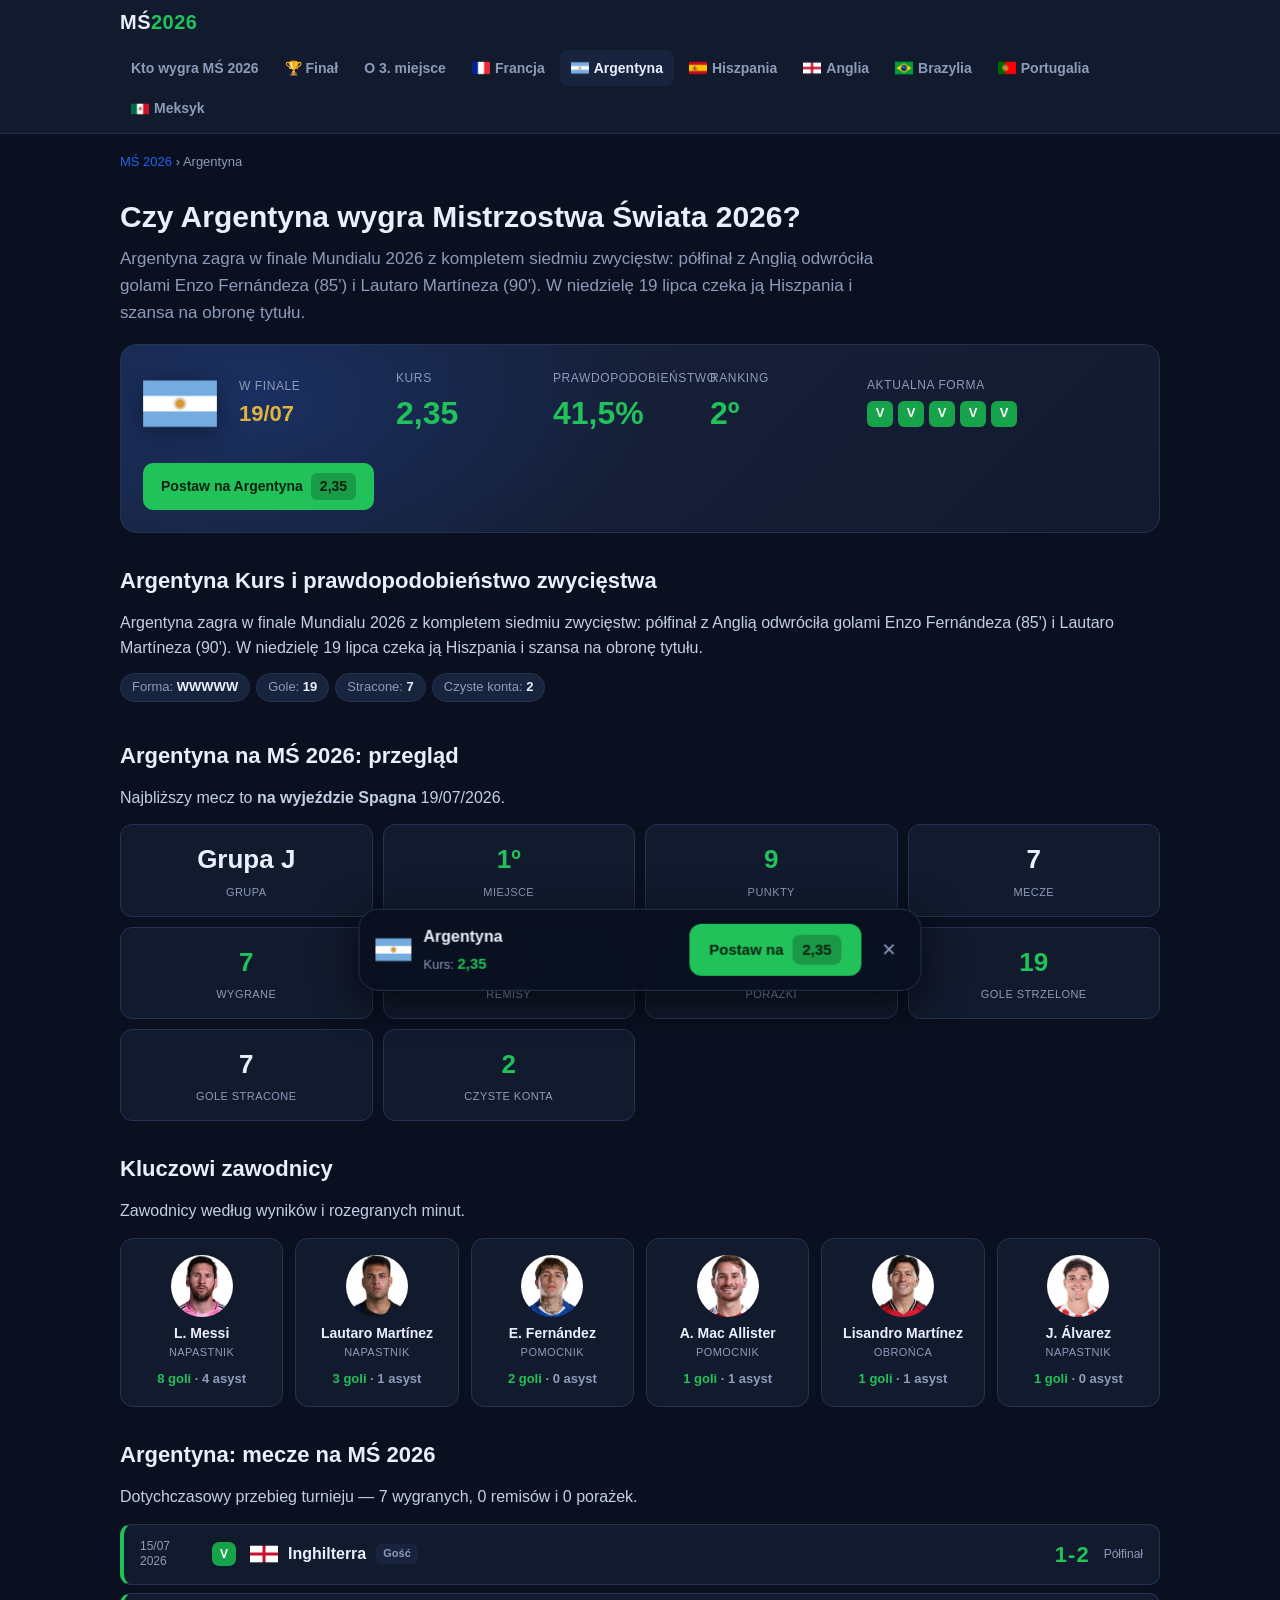
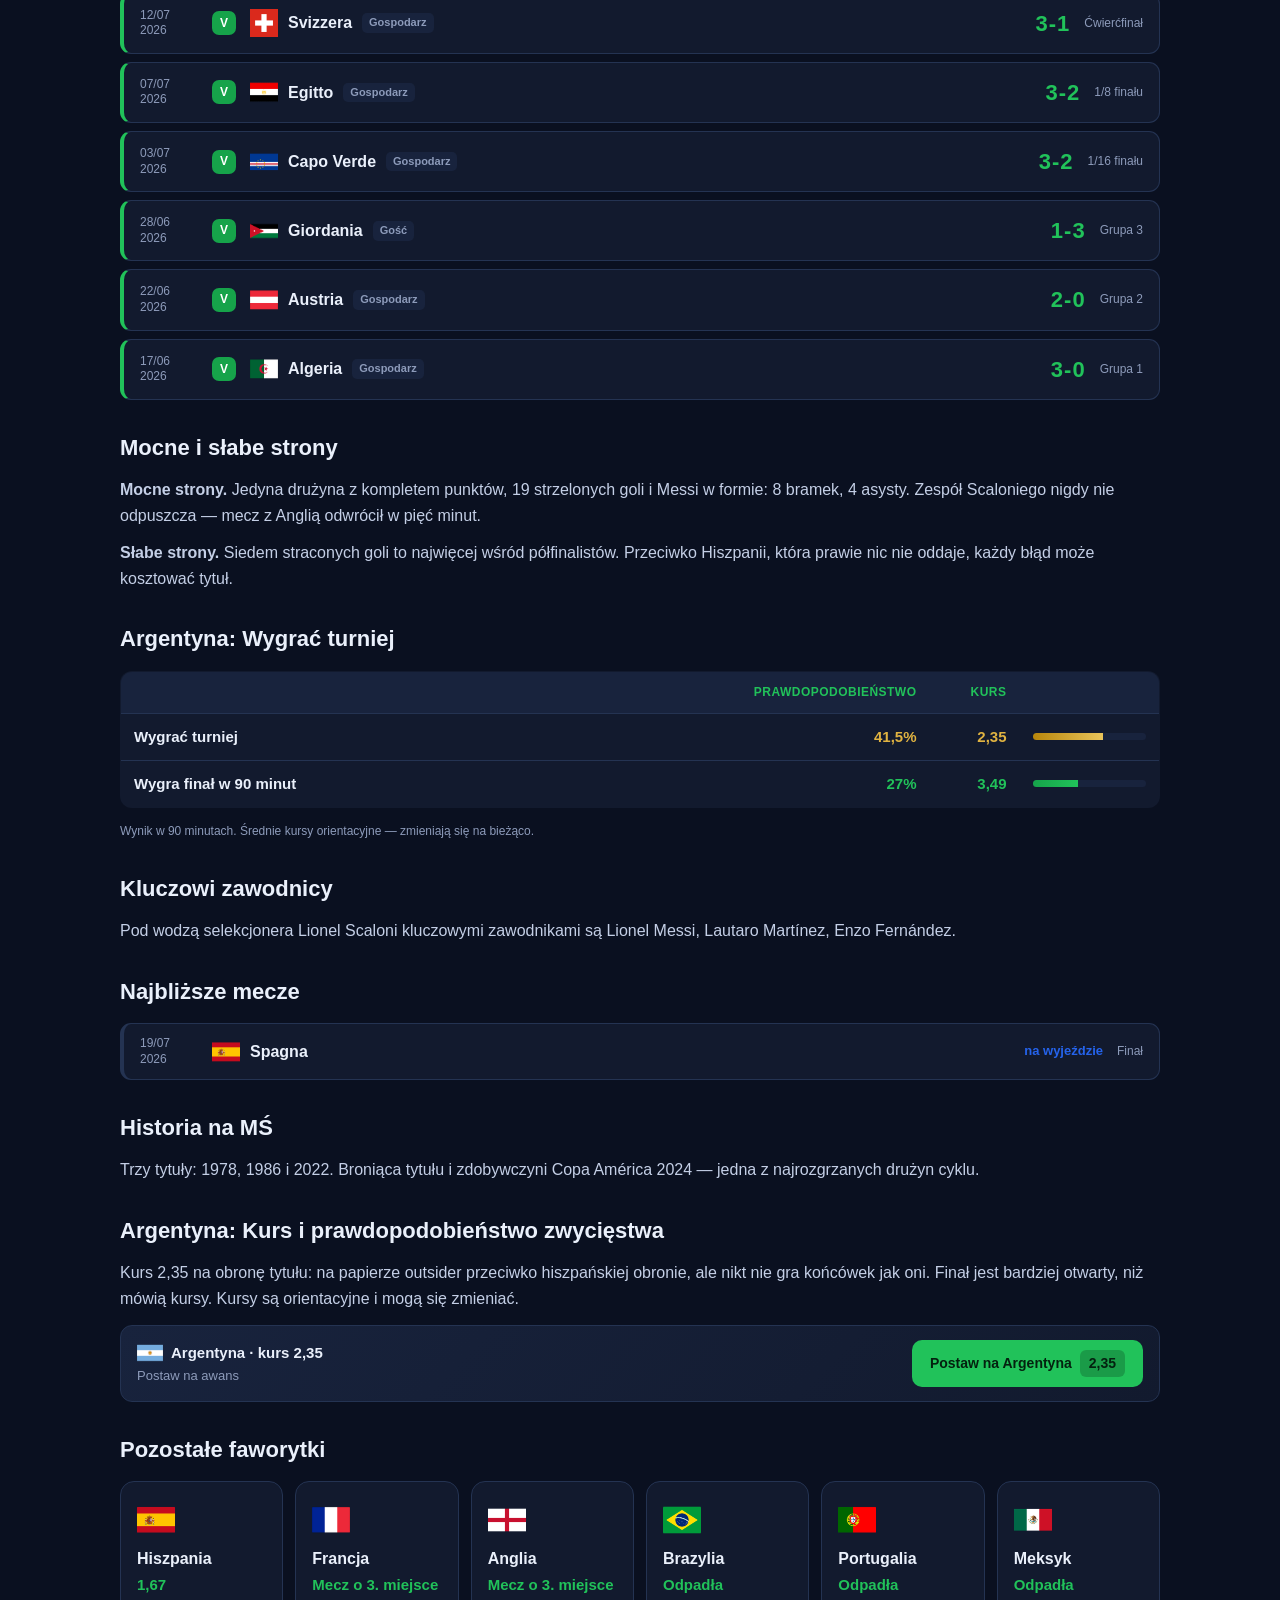
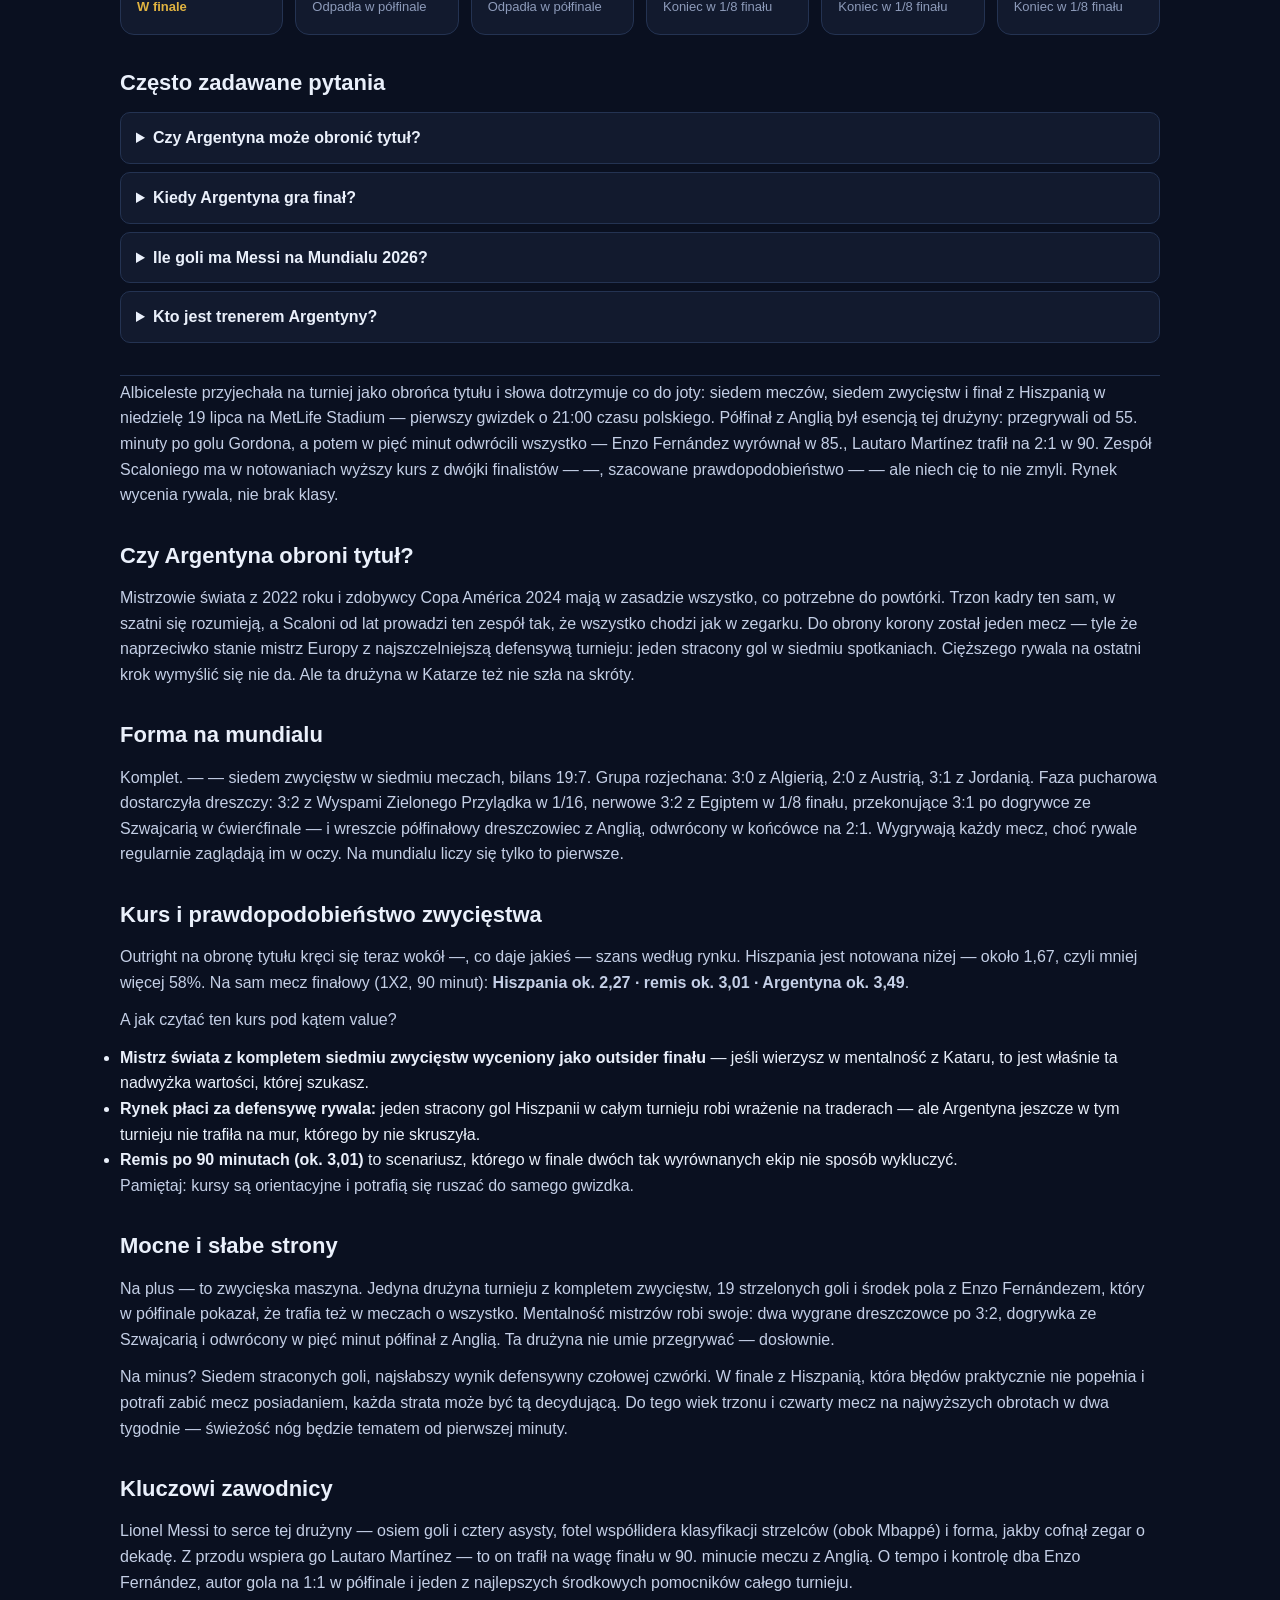
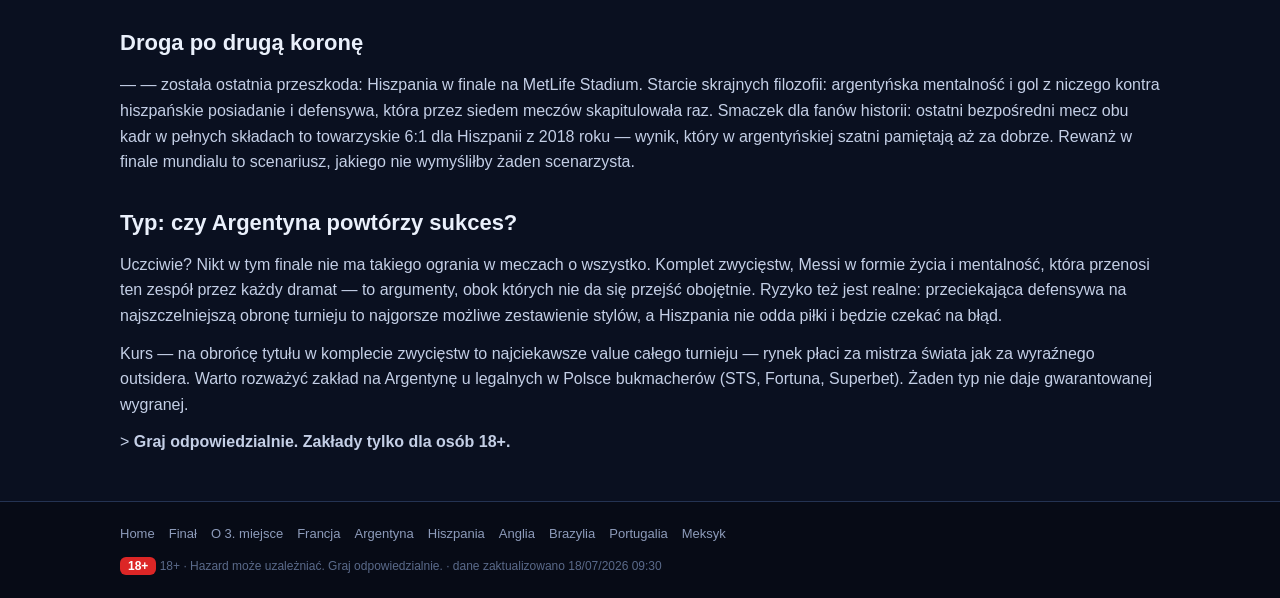
<file: argentyna/index.html>
<!DOCTYPE html><html lang="pl"><head><meta charset="UTF-8"><meta name="viewport" content="width=device-width,initial-scale=1"><title>Czy Argentyna obroni tytuł na MŚ 2026? Finał, kursy</title><meta name="description" content="Argentyna w finale MŚ 2026 po 2:1 z Anglią: komplet zwycięstw, osiem goli Messiego, kursy na obronę tytułu i typ przed meczem z Hiszpanią 19 lipca."><link rel="icon" type="image/svg+xml" href="../favicon.svg"><link rel="canonical" href="https://kto-wygra-mundial-2026.pl/argentyna/">
<link rel="stylesheet" href="../assets/style.css"><script type="application/ld+json">{"@context": "https://schema.org", "@graph": [{"@type": "Article", "headline": "Argentyna na MŚ 2026: przegląd", "about": "Argentyna w półfinale MŚ 2026: kursy, szanse i typ"}, {"@type": "BreadcrumbList", "itemListElement": [{"@type": "ListItem", "position": 1, "name": "MŚ 2026", "item": "https://kto-wygra-mundial-2026.pl/"}, {"@type": "ListItem", "position": 2, "name": "Argentyna", "item": "https://kto-wygra-mundial-2026.pl/argentyna/"}]}, {"@type": "FAQPage", "mainEntity": [{"@type": "Question", "name": "Czy Argentyna może obronić tytuł?", "acceptedAnswer": {"@type": "Answer", "text": "Tak — gra w finale. Kurs 2,35 to około 42% szans; z Hiszpanią zapowiada się wyrównany mecz."}}, {"@type": "Question", "name": "Kiedy Argentyna gra finał?", "acceptedAnswer": {"@type": "Answer", "text": "W niedzielę 19 lipca 2026 o 21:00 czasu polskiego na MetLife Stadium przeciwko Hiszpanii."}}, {"@type": "Question", "name": "Ile goli ma Messi na Mundialu 2026?", "acceptedAnswer": {"@type": "Answer", "text": "8 goli i 4 asysty — razem z Mbappé prowadzi w klasyfikacji strzelców."}}, {"@type": "Question", "name": "Kto jest trenerem Argentyny?", "acceptedAnswer": {"@type": "Answer", "text": "Lionel Scaloni."}}]}]}</script></head><body><header><div class="wrap hd"><a class="logo" href="../">MŚ<b>2026</b></a><nav class="hnav"><a href="../">Kto wygra MŚ 2026</a><a href="../final/">🏆 Finał</a><a href="../mecz-o-3-miejsce/">O 3. miejsce</a><a href="../francja/"><img class="flag" src="../assets/img/t2.png" alt="" loading="lazy">Francja</a><a href="../argentyna/" class=on><img class="flag" src="../assets/img/t26.png" alt="" loading="lazy">Argentyna</a><a href="../hiszpania/"><img class="flag" src="../assets/img/t9.png" alt="" loading="lazy">Hiszpania</a><a href="../anglia/"><img class="flag" src="../assets/img/t10.png" alt="" loading="lazy">Anglia</a><a href="../brazylia/"><img class="flag" src="../assets/img/t6.png" alt="" loading="lazy">Brazylia</a><a href="../portugalia/"><img class="flag" src="../assets/img/t27.png" alt="" loading="lazy">Portugalia</a><a href="../meksyk/"><img class="flag" src="../assets/img/t16.png" alt="" loading="lazy">Meksyk</a></nav></div></header><main class="wrap">
<div class="bc"><a href="../">MŚ 2026</a> › Argentyna</div>
<h1>Czy Argentyna wygra Mistrzostwa Świata 2026?</h1>
<p class="lead">Argentyna zagra w finale Mundialu 2026 z kompletem siedmiu zwycięstw: półfinał z Anglią odwróciła golami Enzo Fernándeza (85&#x27;) i Lautaro Martíneza (90&#x27;). W niedzielę 19 lipca czeka ją Hiszpania i szansa na obronę tytułu.</p>
<div class="hero hgrad">
  <div class="big"><img class="flagL" src="../assets/img/t26.png" alt="" loading="lazy"></div>
  <div class="col"><div class="lb">W finale</div><div class="od" style="font-size:22px;color:var(--gold)">19/07</div></div><div class="col"><div class="lb">Kurs</div><div class="od">2,35</div></div><div class="col"><div class="lb">Prawdopodobieństwo</div><div class="od">41,5%</div></div><div class="col"><div class="lb">Ranking</div><div class="od">2º</div></div>
  <div class="col" style="flex:2;min-width:160px"><div class="lb">Aktualna forma</div><div class="form"><span class="fp V" title="Giordania 1-3">V</span><span class="fp V" title="Capo Verde 3-2">V</span><span class="fp V" title="Egitto 3-2">V</span><span class="fp V" title="Svizzera 3-1">V</span><span class="fp V" title="Inghilterra 1-2">V</span></div></div>
  <div class="col" style="flex:0 0 auto"><a class="cta" href="/referral-link">Postaw na Argentyna <span class="qq">2,35</span></a></div>
</div>
<div class="sec"><h2>Argentyna Kurs i prawdopodobieństwo zwycięstwa</h2>
<p>Argentyna zagra w finale Mundialu 2026 z kompletem siedmiu zwycięstw: półfinał z Anglią odwróciła golami Enzo Fernándeza (85&#x27;) i Lautaro Martíneza (90&#x27;). W niedzielę 19 lipca czeka ją Hiszpania i szansa na obronę tytułu.</p>
<div style="margin-top:6px"><span class="chip">Forma: <b>WWWWW</b></span><span class="chip">Gole: <b>19</b></span><span class="chip">Stracone: <b>7</b></span><span class="chip">Czyste konta: <b>2</b></span></div></div>
<div class="sec"><h2>Argentyna na MŚ 2026: przegląd</h2>
<p>Najbliższy mecz to <b>na wyjeździe Spagna</b> 19/07/2026.</p>
<div class="statg"><div class="st"><div class="n">Grupa J</div><div class="l">Grupa</div></div><div class="st"><div class="n g">1º</div><div class="l">Miejsce</div></div><div class="st"><div class="n g">9</div><div class="l">Punkty</div></div><div class="st"><div class="n">7</div><div class="l">Mecze</div></div><div class="st"><div class="n g">7</div><div class="l">Wygrane</div></div><div class="st"><div class="n">0</div><div class="l">Remisy</div></div><div class="st"><div class="n">0</div><div class="l">Porażki</div></div><div class="st"><div class="n g">19</div><div class="l">Gole strzelone</div></div><div class="st"><div class="n">7</div><div class="l">Gole stracone</div></div><div class="st"><div class="n g">2</div><div class="l">Czyste konta</div></div></div></div>
<div class="sec"><h2>Kluczowi zawodnicy</h2><p>Zawodnicy według wyników i rozegranych minut.</p><div class="players"><div class="pl"><img class="pf" src="../assets/img/p154.png" alt="" loading="lazy"><div class="nm">L. Messi</div><div class="po">Napastnik</div><div class="gl">8 goli <span class="a">· 4 asyst</span></div></div><div class="pl"><img class="pf" src="../assets/img/p217.png" alt="" loading="lazy"><div class="nm">Lautaro Martínez</div><div class="po">Napastnik</div><div class="gl">3 goli <span class="a">· 1 asyst</span></div></div><div class="pl"><img class="pf" src="../assets/img/p5996.png" alt="" loading="lazy"><div class="nm">E. Fernández</div><div class="po">Pomocnik</div><div class="gl">2 goli <span class="a">· 0 asyst</span></div></div><div class="pl"><img class="pf" src="../assets/img/p6716.png" alt="" loading="lazy"><div class="nm">A. Mac Allister</div><div class="po">Pomocnik</div><div class="gl">1 goli <span class="a">· 1 asyst</span></div></div><div class="pl"><img class="pf" src="../assets/img/p2467.png" alt="" loading="lazy"><div class="nm">Lisandro Martínez</div><div class="po">Obrońca</div><div class="gl">1 goli <span class="a">· 1 asyst</span></div></div><div class="pl"><img class="pf" src="../assets/img/p6009.png" alt="" loading="lazy"><div class="nm">J. Álvarez</div><div class="po">Napastnik</div><div class="gl">1 goli <span class="a">· 0 asyst</span></div></div></div></div>
<div class="sec"><h2>Argentyna: mecze na MŚ 2026</h2><p>Dotychczasowy przebieg turnieju — 7 wygranych, 0 remisów i 0 porażek.</p><div class="matches"><div class="match V"><div class="dt">15/07<br>2026</div><div class="res">V</div><div class="opp"><img class="" src="../assets/img/t10.png" alt="" loading="lazy">Inghilterra<span class="ha">Gość</span></div><div class="sco">1-2</div><div class="rnd">Półfinał</div></div><div class="match V"><div class="dt">12/07<br>2026</div><div class="res">V</div><div class="opp"><img class="" src="../assets/img/t15.png" alt="" loading="lazy">Svizzera<span class="ha">Gospodarz</span></div><div class="sco">3-1</div><div class="rnd">Ćwierćfinał</div></div><div class="match V"><div class="dt">07/07<br>2026</div><div class="res">V</div><div class="opp"><img class="" src="../assets/img/t32.png" alt="" loading="lazy">Egitto<span class="ha">Gospodarz</span></div><div class="sco">3-2</div><div class="rnd">1/8 finału</div></div><div class="match V"><div class="dt">03/07<br>2026</div><div class="res">V</div><div class="opp"><img class="" src="../assets/img/t1533.png" alt="" loading="lazy">Capo Verde<span class="ha">Gospodarz</span></div><div class="sco">3-2</div><div class="rnd">1/16 finału</div></div><div class="match V"><div class="dt">28/06<br>2026</div><div class="res">V</div><div class="opp"><img class="" src="../assets/img/t1548.png" alt="" loading="lazy">Giordania<span class="ha">Gość</span></div><div class="sco">1-3</div><div class="rnd">Grupa 3</div></div><div class="match V"><div class="dt">22/06<br>2026</div><div class="res">V</div><div class="opp"><img class="" src="../assets/img/t775.png" alt="" loading="lazy">Austria<span class="ha">Gospodarz</span></div><div class="sco">2-0</div><div class="rnd">Grupa 2</div></div><div class="match V"><div class="dt">17/06<br>2026</div><div class="res">V</div><div class="opp"><img class="" src="../assets/img/t1532.png" alt="" loading="lazy">Algeria<span class="ha">Gospodarz</span></div><div class="sco">3-0</div><div class="rnd">Grupa 1</div></div></div></div>
<div class="sec"><h2>Mocne i słabe strony</h2>
<p><b>Mocne strony.</b> Jedyna drużyna z kompletem punktów, 19 strzelonych goli i Messi w formie: 8 bramek, 4 asysty. Zespół Scaloniego nigdy nie odpuszcza — mecz z Anglią odwrócił w pięć minut.</p>
<p><b>Słabe strony.</b> Siedem straconych goli to najwięcej wśród półfinalistów. Przeciwko Hiszpanii, która prawie nic nie oddaje, każdy błąd może kosztować tytuł.</p></div>
<div class="sec"><h2>Argentyna: Wygrać turniej</h2><table class="esiti"><tr><th>&nbsp;</th><th class="pc">Prawdopodobieństwo</th><th class="pc">Kurs</th><th class="ba">&nbsp;</th></tr><tr><td><b>Wygrać turniej</b></td><td class="pc real">41,5%</td><td class="pc real">2,35</td><td class="ba"><div class="bar"><i style="width:62%;background:linear-gradient(90deg,#b8860b,#e9c45a)"></i></div></td></tr><tr><td>Wygra finał w 90 minut</td><td class="pc">27%</td><td class="pc">3,49</td><td class="ba"><div class="bar"><i style="width:40%"></i></div></td></tr></table><p style="font-size:12px;color:var(--mut)">Wynik w 90 minutach. Średnie kursy orientacyjne — zmieniają się na bieżąco.</p></div>
<div class="sec"><h2>Kluczowi zawodnicy</h2>
<p>Pod wodzą selekcjonera Lionel Scaloni kluczowymi zawodnikami są Lionel Messi, Lautaro Martínez, Enzo Fernández.</p></div>
<div class="sec"><h2>Najbliższe mecze</h2><div class="matches"><div class="match"><div class="dt">19/07<br>2026</div><div class="opp"><img class="" src="../assets/img/t9.png" alt="" loading="lazy">Spagna</div><div class="soon">na wyjeździe</div><div class="rnd">Finał</div></div></div></div>
<div class="sec"><h2>Historia na MŚ</h2>
<p>Trzy tytuły: 1978, 1986 i 2022. Broniąca tytułu i zdobywczyni Copa América 2024 — jedna z najrozgrzanych drużyn cyklu.</p></div>
<div class="sec"><h2>Argentyna: Kurs i prawdopodobieństwo zwycięstwa</h2>
<p>Kurs 2,35 na obronę tytułu: na papierze outsider przeciwko hiszpańskiej obronie, ale nikt nie gra końcówek jak oni. Finał jest bardziej otwarty, niż mówią kursy. Kursy są orientacyjne i mogą się zmieniać.</p>
<div class="betbox"><div style="flex:1;min-width:180px"><div class="t"><img class="flag" src="../assets/img/t26.png" alt="" loading="lazy"> Argentyna · kurs 2,35</div><div class="s">Postaw na awans</div></div><a class="cta" href="/referral-link">Postaw na Argentyna <span class="qq">2,35</span></a></div></div>
<div class="sec"><h2>Pozostałe faworytki</h2><div class="cards"><a class="tcard" href="../hiszpania/"><div class="fl"><img class="flag" src="../assets/img/t9.png" alt="" loading="lazy"></div><div class="nm">Hiszpania</div><div class="od">1,67</div><div class="pb" style="color:var(--gold);font-weight:700">W finale</div></a><a class="tcard" href="../francja/"><div class="fl"><img class="flag" src="../assets/img/t2.png" alt="" loading="lazy"></div><div class="nm">Francja</div><div class="od" style="font-size:15px">Mecz o 3. miejsce</div><div class="pb">Odpadła w półfinale</div></a><a class="tcard" href="../anglia/"><div class="fl"><img class="flag" src="../assets/img/t10.png" alt="" loading="lazy"></div><div class="nm">Anglia</div><div class="od" style="font-size:15px">Mecz o 3. miejsce</div><div class="pb">Odpadła w półfinale</div></a><a class="tcard" href="../brazylia/"><div class="fl"><img class="flag" src="../assets/img/t6.png" alt="" loading="lazy"></div><div class="nm">Brazylia</div><div class="od" style="font-size:15px">Odpadła</div><div class="pb">Koniec w 1/8 finału</div></a><a class="tcard" href="../portugalia/"><div class="fl"><img class="flag" src="../assets/img/t27.png" alt="" loading="lazy"></div><div class="nm">Portugalia</div><div class="od" style="font-size:15px">Odpadła</div><div class="pb">Koniec w 1/8 finału</div></a><a class="tcard" href="../meksyk/"><div class="fl"><img class="flag" src="../assets/img/t16.png" alt="" loading="lazy"></div><div class="nm">Meksyk</div><div class="od" style="font-size:15px">Odpadła</div><div class="pb">Koniec w 1/8 finału</div></a></div></div>
<div class="sec"><h2>Często zadawane pytania</h2><details><summary>Czy Argentyna może obronić tytuł?</summary><p>Tak — gra w finale. Kurs 2,35 to około 42% szans; z Hiszpanią zapowiada się wyrównany mecz.</p></details><details><summary>Kiedy Argentyna gra finał?</summary><p>W niedzielę 19 lipca 2026 o 21:00 czasu polskiego na MetLife Stadium przeciwko Hiszpanii.</p></details><details><summary>Ile goli ma Messi na Mundialu 2026?</summary><p>8 goli i 4 asysty — razem z Mbappé prowadzi w klasyfikacji strzelców.</p></details><details><summary>Kto jest trenerem Argentyny?</summary><p>Lionel Scaloni.</p></details></div>

<div class="sec" style="border-top:1px solid var(--line);margin-top:32px;padding-top:4px">
<p>Albiceleste przyjechała na turniej jako obrońca tytułu i słowa dotrzymuje co do joty: siedem meczów, siedem zwycięstw i finał z Hiszpanią w niedzielę 19 lipca na MetLife Stadium — pierwszy gwizdek o 21:00 czasu polskiego. Półfinał z Anglią był esencją tej drużyny: przegrywali od 55. minuty po golu Gordona, a potem w pięć minut odwrócili wszystko — Enzo Fernández wyrównał w 85., Lautaro Martínez trafił na 2:1 w 90. Zespół Scaloniego ma w notowaniach wyższy kurs z dwójki finalistów — —, szacowane prawdopodobieństwo — — ale niech cię to nie zmyli. Rynek wycenia rywala, nie brak klasy.</p>
<h2>Czy Argentyna obroni tytuł?</h2>
<p>Mistrzowie świata z 2022 roku i zdobywcy Copa América 2024 mają w zasadzie wszystko, co potrzebne do powtórki. Trzon kadry ten sam, w szatni się rozumieją, a Scaloni od lat prowadzi ten zespół tak, że wszystko chodzi jak w zegarku. Do obrony korony został jeden mecz — tyle że naprzeciwko stanie mistrz Europy z najszczelniejszą defensywą turnieju: jeden stracony gol w siedmiu spotkaniach. Cięższego rywala na ostatni krok wymyślić się nie da. Ale ta drużyna w Katarze też nie szła na skróty.</p>
<h2>Forma na mundialu</h2>
<p>Komplet. — — siedem zwycięstw w siedmiu meczach, bilans 19:7. Grupa rozjechana: 3:0 z Algierią, 2:0 z Austrią, 3:1 z Jordanią. Faza pucharowa dostarczyła dreszczy: 3:2 z Wyspami Zielonego Przylądka w 1/16, nerwowe 3:2 z Egiptem w 1/8 finału, przekonujące 3:1 po dogrywce ze Szwajcarią w ćwierćfinale — i wreszcie półfinałowy dreszczowiec z Anglią, odwrócony w końcówce na 2:1. Wygrywają każdy mecz, choć rywale regularnie zaglądają im w oczy. Na mundialu liczy się tylko to pierwsze.</p>
<h2>Kurs i prawdopodobieństwo zwycięstwa</h2>
<p>Outright na obronę tytułu kręci się teraz wokół —, co daje jakieś — szans według rynku. Hiszpania jest notowana niżej — około 1,67, czyli mniej więcej 58%. Na sam mecz finałowy (1X2, 90 minut): <b>Hiszpania ok. 2,27 · remis ok. 3,01 · Argentyna ok. 3,49</b>.</p>
<p>A jak czytać ten kurs pod kątem value?</p>
<ul>
<li><b>Mistrz świata z kompletem siedmiu zwycięstw wyceniony jako outsider finału</b> — jeśli wierzysz w mentalność z Kataru, to jest właśnie ta nadwyżka wartości, której szukasz.</li>
<li><b>Rynek płaci za defensywę rywala:</b> jeden stracony gol Hiszpanii w całym turnieju robi wrażenie na traderach — ale Argentyna jeszcze w tym turnieju nie trafiła na mur, którego by nie skruszyła.</li>
<li><b>Remis po 90 minutach (ok. 3,01)</b> to scenariusz, którego w finale dwóch tak wyrównanych ekip nie sposób wykluczyć.</li>
</ul>
<p>Pamiętaj: kursy są orientacyjne i potrafią się ruszać do samego gwizdka.</p>
<h2>Mocne i słabe strony</h2>
<p>Na plus — to zwycięska maszyna. Jedyna drużyna turnieju z kompletem zwycięstw, 19 strzelonych goli i środek pola z Enzo Fernándezem, który w półfinale pokazał, że trafia też w meczach o wszystko. Mentalność mistrzów robi swoje: dwa wygrane dreszczowce po 3:2, dogrywka ze Szwajcarią i odwrócony w pięć minut półfinał z Anglią. Ta drużyna nie umie przegrywać — dosłownie.</p>
<p>Na minus? Siedem straconych goli, najsłabszy wynik defensywny czołowej czwórki. W finale z Hiszpanią, która błędów praktycznie nie popełnia i potrafi zabić mecz posiadaniem, każda strata może być tą decydującą. Do tego wiek trzonu i czwarty mecz na najwyższych obrotach w dwa tygodnie — świeżość nóg będzie tematem od pierwszej minuty.</p>
<h2>Kluczowi zawodnicy</h2>
<p>Lionel Messi to serce tej drużyny — osiem goli i cztery asysty, fotel współlidera klasyfikacji strzelców (obok Mbappé) i forma, jakby cofnął zegar o dekadę. Z przodu wspiera go Lautaro Martínez — to on trafił na wagę finału w 90. minucie meczu z Anglią. O tempo i kontrolę dba Enzo Fernández, autor gola na 1:1 w półfinale i jeden z najlepszych środkowych pomocników całego turnieju.</p>
<h2>Droga po drugą koronę</h2>
<p>— — została ostatnia przeszkoda: Hiszpania w finale na MetLife Stadium. Starcie skrajnych filozofii: argentyńska mentalność i gol z niczego kontra hiszpańskie posiadanie i defensywa, która przez siedem meczów skapitulowała raz. Smaczek dla fanów historii: ostatni bezpośredni mecz obu kadr w pełnych składach to towarzyskie 6:1 dla Hiszpanii z 2018 roku — wynik, który w argentyńskiej szatni pamiętają aż za dobrze. Rewanż w finale mundialu to scenariusz, jakiego nie wymyśliłby żaden scenarzysta.</p>
<h2>Typ: czy Argentyna powtórzy sukces?</h2>
<p>Uczciwie? Nikt w tym finale nie ma takiego ogrania w meczach o wszystko. Komplet zwycięstw, Messi w formie życia i mentalność, która przenosi ten zespół przez każdy dramat — to argumenty, obok których nie da się przejść obojętnie. Ryzyko też jest realne: przeciekająca defensywa na najszczelniejszą obronę turnieju to najgorsze możliwe zestawienie stylów, a Hiszpania nie odda piłki i będzie czekać na błąd.</p>
<p>Kurs — na obrońcę tytułu w komplecie zwycięstw to najciekawsze value całego turnieju — rynek płaci za mistrza świata jak za wyraźnego outsidera. Warto rozważyć zakład na Argentynę u legalnych w Polsce bukmacherów (STS, Fortuna, Superbet). Żaden typ nie daje gwarantowanej wygranej.</p>
<p>> <b>Graj odpowiedzialnie. Zakłady tylko dla osób 18+.</b></p>
</div>
</main><footer><div class="fwrap"><nav class="fnav"><a href="../">Home</a><a href="../final/">Finał</a><a href="../mecz-o-3-miejsce/">O 3. miejsce</a><a href="../francja/">Francja</a><a href="../argentyna/">Argentyna</a><a href="../hiszpania/">Hiszpania</a><a href="../anglia/">Anglia</a><a href="../brazylia/">Brazylia</a><a href="../portugalia/">Portugalia</a><a href="../meksyk/">Meksyk</a></nav><div class="upd"><span class="age">18+</span> 18+ · Hazard może uzależniać. Graj odpowiedzialnie. · dane zaktualizowano 18/07/2026 09:30</div></div></footer><div class="stickybar" id="sbar"><div class="sf"><img src="../assets/img/t26.png" alt=""><div><div class="sn">Argentyna</div><div class="sq">Kurs: <b>2,35</b></div></div></div><a class="sbtn" href="/referral-link">Postaw na <span class="sq2">2,35</span></a><button class="sclose" onclick="document.getElementById('sbar').remove()">✕</button></div><script>var _sb=document.getElementById("sbar");window.addEventListener("scroll",function(){_sb&&(_sb.classList.toggle("show",window.scrollY>320))},{passive:true});</script></body></html>
</file>
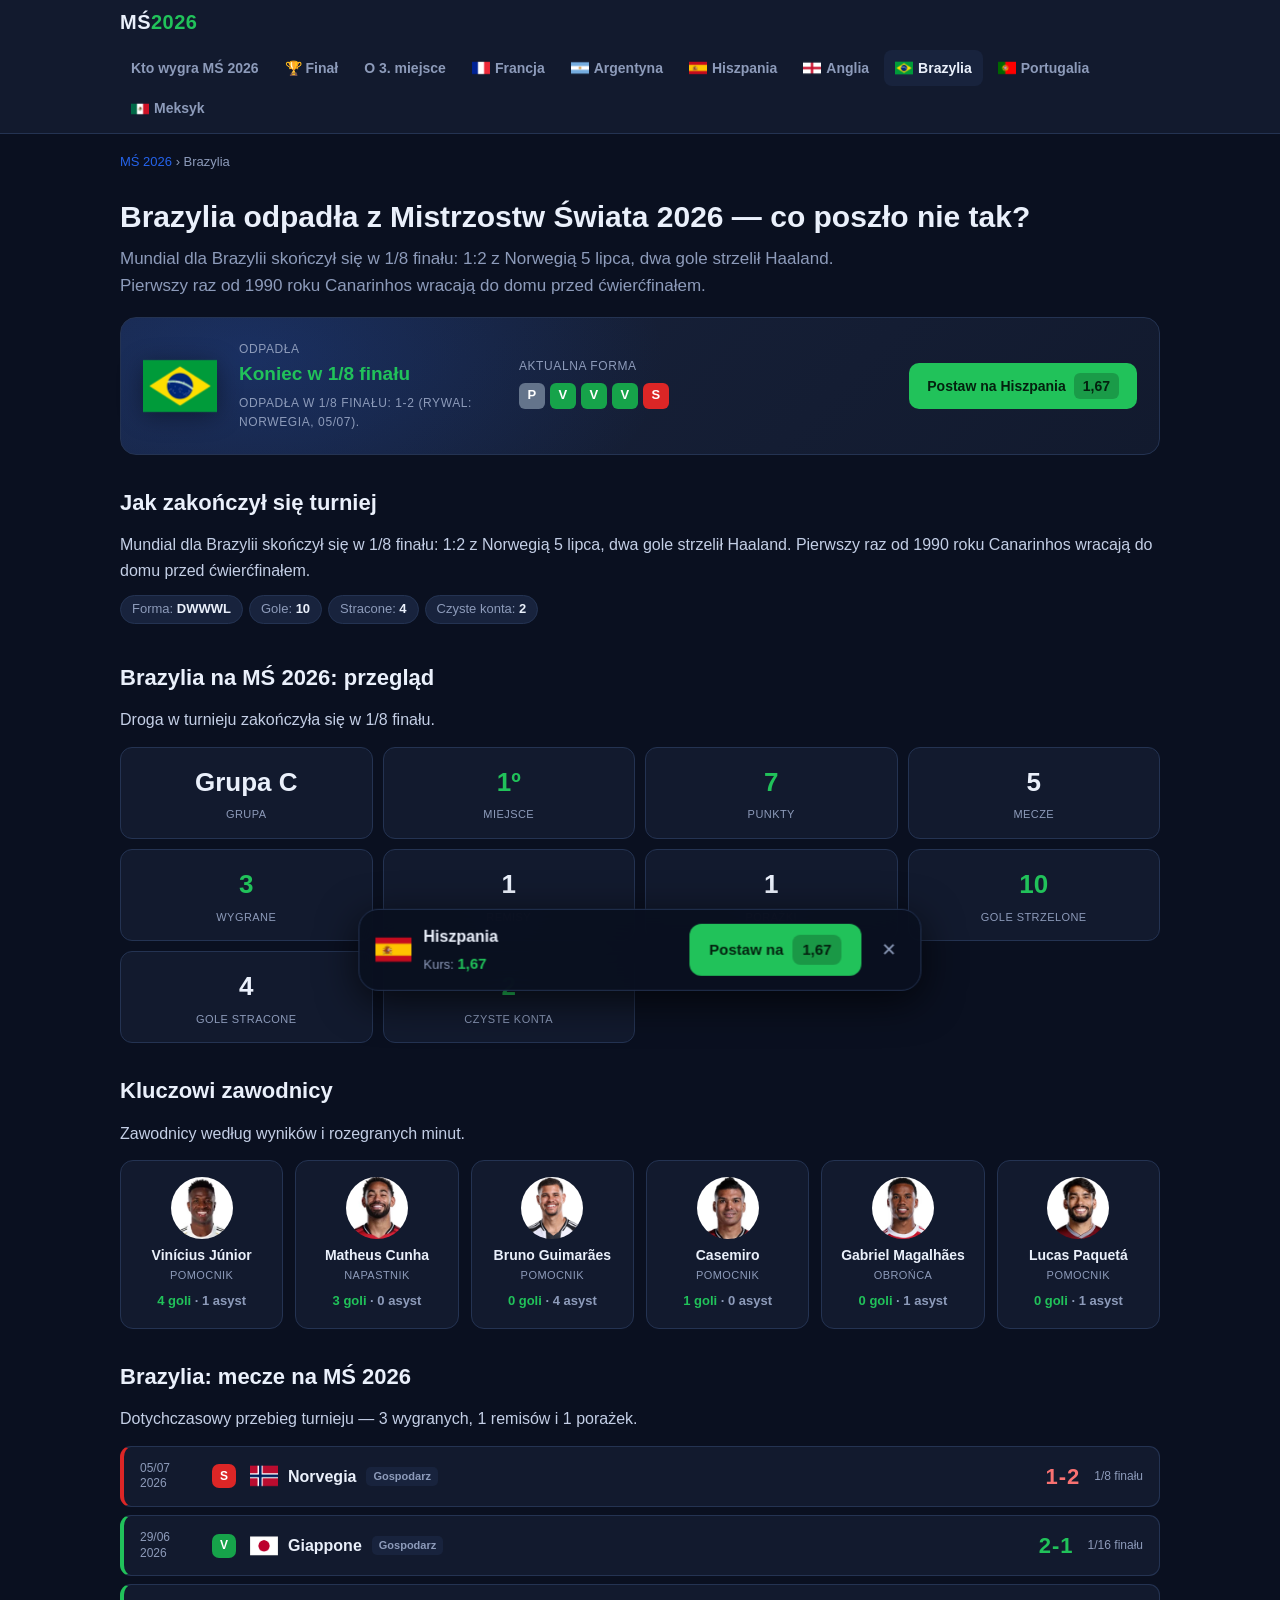
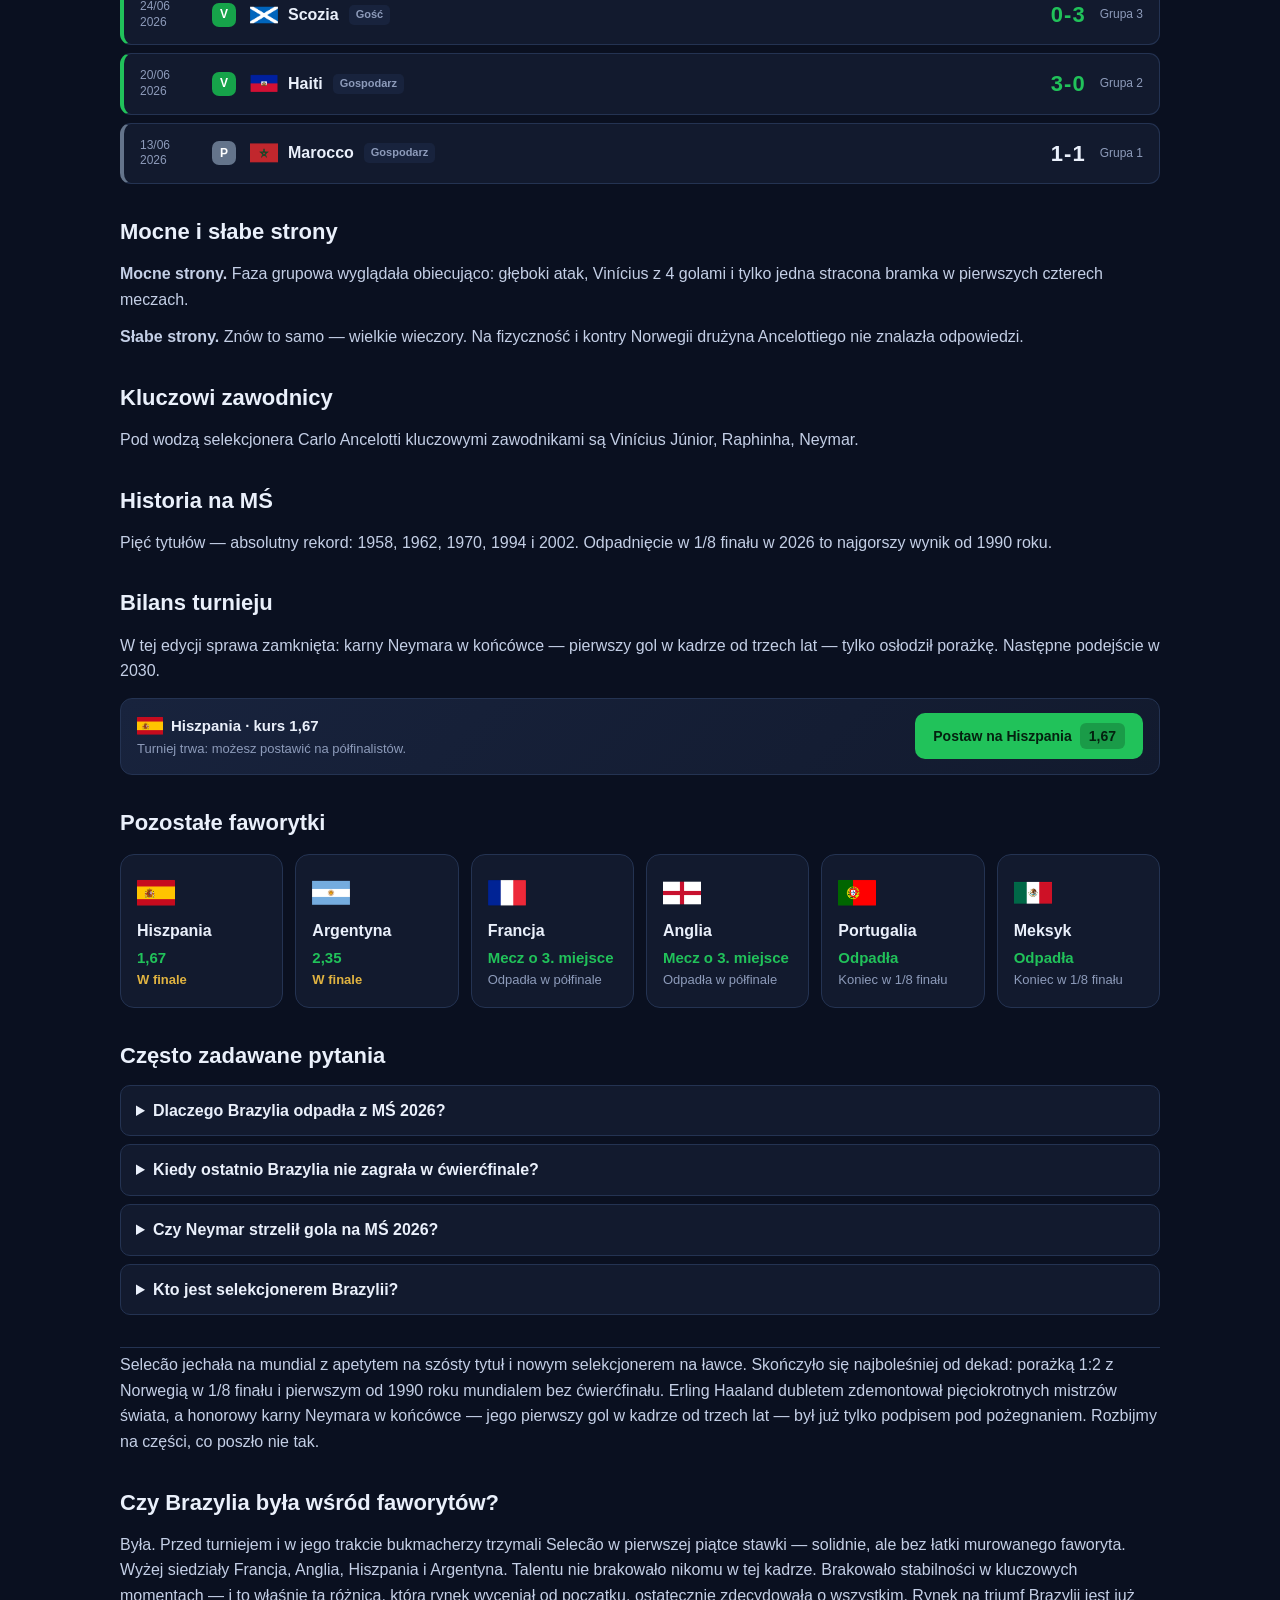
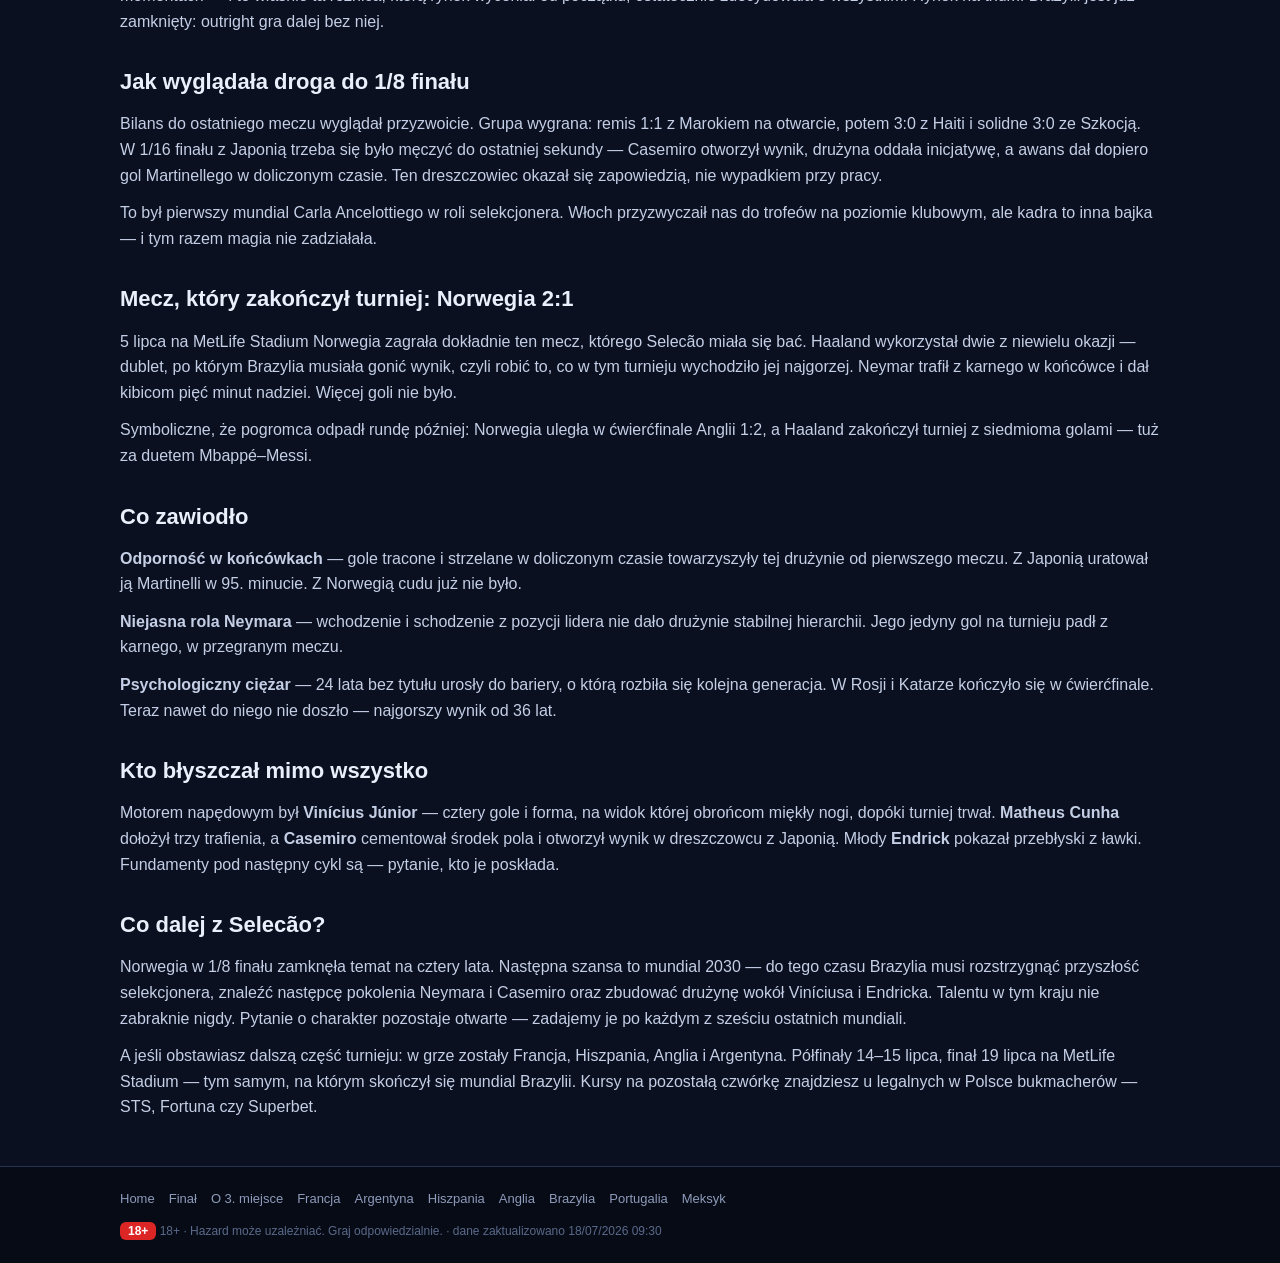
<file: brazylia/index.html>
<!DOCTYPE html><html lang="pl"><head><meta charset="UTF-8"><meta name="viewport" content="width=device-width,initial-scale=1"><title>Brazylia odpadła z MŚ 2026 w 1/8 finału. Analiza</title><meta name="description" content="Brazylia odpadła z mundialu 2026 po porażce 1:2 z Norwegią w 1/8 finału. Dublet Haalanda, pożegnalny karny Neymara i pierwszy brak ćwierćfinału od 1990 roku."><link rel="icon" type="image/svg+xml" href="../favicon.svg"><link rel="canonical" href="https://kto-wygra-mundial-2026.pl/brazylia/">
<link rel="stylesheet" href="../assets/style.css"><script type="application/ld+json">{"@context": "https://schema.org", "@graph": [{"@type": "Article", "headline": "Brazylia na MŚ 2026: przegląd", "about": "Brazylia odpadła z MŚ 2026 w 1/8 finału: co się stało"}, {"@type": "BreadcrumbList", "itemListElement": [{"@type": "ListItem", "position": 1, "name": "MŚ 2026", "item": "https://kto-wygra-mundial-2026.pl/"}, {"@type": "ListItem", "position": 2, "name": "Brazylia", "item": "https://kto-wygra-mundial-2026.pl/brazylia/"}]}, {"@type": "FAQPage", "mainEntity": [{"@type": "Question", "name": "Dlaczego Brazylia odpadła z MŚ 2026?", "acceptedAnswer": {"@type": "Answer", "text": "W 1/8 finału przegrała 1:2 z Norwegią — dwa gole strzelił Haaland."}}, {"@type": "Question", "name": "Kiedy ostatnio Brazylia nie zagrała w ćwierćfinale?", "acceptedAnswer": {"@type": "Answer", "text": "Przed 2026 rokiem — w 1990."}}, {"@type": "Question", "name": "Czy Neymar strzelił gola na MŚ 2026?", "acceptedAnswer": {"@type": "Answer", "text": "Tak, karnego w końcówce 1/8 finału — pierwszy gol w kadrze od trzech lat."}}, {"@type": "Question", "name": "Kto jest selekcjonerem Brazylii?", "acceptedAnswer": {"@type": "Answer", "text": "Carlo Ancelotti."}}]}]}</script></head><body><header><div class="wrap hd"><a class="logo" href="../">MŚ<b>2026</b></a><nav class="hnav"><a href="../">Kto wygra MŚ 2026</a><a href="../final/">🏆 Finał</a><a href="../mecz-o-3-miejsce/">O 3. miejsce</a><a href="../francja/"><img class="flag" src="../assets/img/t2.png" alt="" loading="lazy">Francja</a><a href="../argentyna/"><img class="flag" src="../assets/img/t26.png" alt="" loading="lazy">Argentyna</a><a href="../hiszpania/"><img class="flag" src="../assets/img/t9.png" alt="" loading="lazy">Hiszpania</a><a href="../anglia/"><img class="flag" src="../assets/img/t10.png" alt="" loading="lazy">Anglia</a><a href="../brazylia/" class=on><img class="flag" src="../assets/img/t6.png" alt="" loading="lazy">Brazylia</a><a href="../portugalia/"><img class="flag" src="../assets/img/t27.png" alt="" loading="lazy">Portugalia</a><a href="../meksyk/"><img class="flag" src="../assets/img/t16.png" alt="" loading="lazy">Meksyk</a></nav></div></header><main class="wrap">
<div class="bc"><a href="../">MŚ 2026</a> › Brazylia</div>
<h1>Brazylia odpadła z Mistrzostw Świata 2026 — co poszło nie tak?</h1>
<p class="lead">Mundial dla Brazylii skończył się w 1/8 finału: 1:2 z Norwegią 5 lipca, dwa gole strzelił Haaland. Pierwszy raz od 1990 roku Canarinhos wracają do domu przed ćwierćfinałem.</p>
<div class="hero hgrad">
  <div class="big"><img class="flagL" src="../assets/img/t6.png" alt="" loading="lazy"></div>
  <div class="col" style="flex:1.4;min-width:150px"><div class="lb">Odpadła</div><div class="od" style="font-size:19px">Koniec w 1/8 finału</div><div class="lb" style="margin-top:4px">Odpadła w 1/8 finału: 1-2 (rywal: Norwegia, 05/07).</div></div>
  <div class="col" style="flex:2;min-width:160px"><div class="lb">Aktualna forma</div><div class="form"><span class="fp P" title="Marocco 1-1">P</span><span class="fp V" title="Haiti 3-0">V</span><span class="fp V" title="Scozia 0-3">V</span><span class="fp V" title="Giappone 2-1">V</span><span class="fp S" title="Norvegia 1-2">S</span></div></div>
  <div class="col" style="flex:0 0 auto"><a class="cta" href="/referral-link">Postaw na Hiszpania <span class="qq">1,67</span></a></div>
</div>
<div class="sec"><h2>Jak zakończył się turniej</h2>
<p>Mundial dla Brazylii skończył się w 1/8 finału: 1:2 z Norwegią 5 lipca, dwa gole strzelił Haaland. Pierwszy raz od 1990 roku Canarinhos wracają do domu przed ćwierćfinałem.</p>
<div style="margin-top:6px"><span class="chip">Forma: <b>DWWWL</b></span><span class="chip">Gole: <b>10</b></span><span class="chip">Stracone: <b>4</b></span><span class="chip">Czyste konta: <b>2</b></span></div></div>
<div class="sec"><h2>Brazylia na MŚ 2026: przegląd</h2>
<p>Droga w turnieju zakończyła się w 1/8 finału.</p>
<div class="statg"><div class="st"><div class="n">Grupa C</div><div class="l">Grupa</div></div><div class="st"><div class="n g">1º</div><div class="l">Miejsce</div></div><div class="st"><div class="n g">7</div><div class="l">Punkty</div></div><div class="st"><div class="n">5</div><div class="l">Mecze</div></div><div class="st"><div class="n g">3</div><div class="l">Wygrane</div></div><div class="st"><div class="n">1</div><div class="l">Remisy</div></div><div class="st"><div class="n">1</div><div class="l">Porażki</div></div><div class="st"><div class="n g">10</div><div class="l">Gole strzelone</div></div><div class="st"><div class="n">4</div><div class="l">Gole stracone</div></div><div class="st"><div class="n g">2</div><div class="l">Czyste konta</div></div></div></div>
<div class="sec"><h2>Kluczowi zawodnicy</h2><p>Zawodnicy według wyników i rozegranych minut.</p><div class="players"><div class="pl"><img class="pf" src="../assets/img/p762.png" alt="" loading="lazy"><div class="nm">Vinícius Júnior</div><div class="po">Pomocnik</div><div class="gl">4 goli <span class="a">· 1 asyst</span></div></div><div class="pl"><img class="pf" src="../assets/img/p1165.png" alt="" loading="lazy"><div class="nm">Matheus Cunha</div><div class="po">Napastnik</div><div class="gl">3 goli <span class="a">· 0 asyst</span></div></div><div class="pl"><img class="pf" src="../assets/img/p10135.png" alt="" loading="lazy"><div class="nm">Bruno Guimarães</div><div class="po">Pomocnik</div><div class="gl">0 goli <span class="a">· 4 asyst</span></div></div><div class="pl"><img class="pf" src="../assets/img/p747.png" alt="" loading="lazy"><div class="nm">Casemiro</div><div class="po">Pomocnik</div><div class="gl">1 goli <span class="a">· 0 asyst</span></div></div><div class="pl"><img class="pf" src="../assets/img/p22224.png" alt="" loading="lazy"><div class="nm">Gabriel Magalhães</div><div class="po">Obrońca</div><div class="gl">0 goli <span class="a">· 1 asyst</span></div></div><div class="pl"><img class="pf" src="../assets/img/p1646.png" alt="" loading="lazy"><div class="nm">Lucas Paquetá</div><div class="po">Pomocnik</div><div class="gl">0 goli <span class="a">· 1 asyst</span></div></div></div></div>
<div class="sec"><h2>Brazylia: mecze na MŚ 2026</h2><p>Dotychczasowy przebieg turnieju — 3 wygranych, 1 remisów i 1 porażek.</p><div class="matches"><div class="match S"><div class="dt">05/07<br>2026</div><div class="res">S</div><div class="opp"><img class="" src="../assets/img/t1090.png" alt="" loading="lazy">Norvegia<span class="ha">Gospodarz</span></div><div class="sco">1-2</div><div class="rnd">1/8 finału</div></div><div class="match V"><div class="dt">29/06<br>2026</div><div class="res">V</div><div class="opp"><img class="" src="../assets/img/t12.png" alt="" loading="lazy">Giappone<span class="ha">Gospodarz</span></div><div class="sco">2-1</div><div class="rnd">1/16 finału</div></div><div class="match V"><div class="dt">24/06<br>2026</div><div class="res">V</div><div class="opp"><img class="" src="../assets/img/t1108.png" alt="" loading="lazy">Scozia<span class="ha">Gość</span></div><div class="sco">0-3</div><div class="rnd">Grupa 3</div></div><div class="match V"><div class="dt">20/06<br>2026</div><div class="res">V</div><div class="opp"><img class="" src="../assets/img/t2386.png" alt="" loading="lazy">Haiti<span class="ha">Gospodarz</span></div><div class="sco">3-0</div><div class="rnd">Grupa 2</div></div><div class="match P"><div class="dt">13/06<br>2026</div><div class="res">P</div><div class="opp"><img class="" src="../assets/img/t31.png" alt="" loading="lazy">Marocco<span class="ha">Gospodarz</span></div><div class="sco">1-1</div><div class="rnd">Grupa 1</div></div></div></div>
<div class="sec"><h2>Mocne i słabe strony</h2>
<p><b>Mocne strony.</b> Faza grupowa wyglądała obiecująco: głęboki atak, Vinícius z 4 golami i tylko jedna stracona bramka w pierwszych czterech meczach.</p>
<p><b>Słabe strony.</b> Znów to samo — wielkie wieczory. Na fizyczność i kontry Norwegii drużyna Ancelottiego nie znalazła odpowiedzi.</p></div>

<div class="sec"><h2>Kluczowi zawodnicy</h2>
<p>Pod wodzą selekcjonera Carlo Ancelotti kluczowymi zawodnikami są Vinícius Júnior, Raphinha, Neymar.</p></div>

<div class="sec"><h2>Historia na MŚ</h2>
<p>Pięć tytułów — absolutny rekord: 1958, 1962, 1970, 1994 i 2002. Odpadnięcie w 1/8 finału w 2026 to najgorszy wynik od 1990 roku.</p></div>
<div class="sec"><h2>Bilans turnieju</h2>
<p>W tej edycji sprawa zamknięta: karny Neymara w końcówce — pierwszy gol w kadrze od trzech lat — tylko osłodził porażkę. Następne podejście w 2030. </p>
<div class="betbox"><div style="flex:1;min-width:180px"><div class="t"><img class="flag" src="../assets/img/t9.png" alt="" loading="lazy"> Hiszpania · kurs 1,67</div><div class="s">Turniej trwa: możesz postawić na półfinalistów.</div></div><a class="cta" href="/referral-link">Postaw na Hiszpania <span class="qq">1,67</span></a></div></div>
<div class="sec"><h2>Pozostałe faworytki</h2><div class="cards"><a class="tcard" href="../hiszpania/"><div class="fl"><img class="flag" src="../assets/img/t9.png" alt="" loading="lazy"></div><div class="nm">Hiszpania</div><div class="od">1,67</div><div class="pb" style="color:var(--gold);font-weight:700">W finale</div></a><a class="tcard" href="../argentyna/"><div class="fl"><img class="flag" src="../assets/img/t26.png" alt="" loading="lazy"></div><div class="nm">Argentyna</div><div class="od">2,35</div><div class="pb" style="color:var(--gold);font-weight:700">W finale</div></a><a class="tcard" href="../francja/"><div class="fl"><img class="flag" src="../assets/img/t2.png" alt="" loading="lazy"></div><div class="nm">Francja</div><div class="od" style="font-size:15px">Mecz o 3. miejsce</div><div class="pb">Odpadła w półfinale</div></a><a class="tcard" href="../anglia/"><div class="fl"><img class="flag" src="../assets/img/t10.png" alt="" loading="lazy"></div><div class="nm">Anglia</div><div class="od" style="font-size:15px">Mecz o 3. miejsce</div><div class="pb">Odpadła w półfinale</div></a><a class="tcard" href="../portugalia/"><div class="fl"><img class="flag" src="../assets/img/t27.png" alt="" loading="lazy"></div><div class="nm">Portugalia</div><div class="od" style="font-size:15px">Odpadła</div><div class="pb">Koniec w 1/8 finału</div></a><a class="tcard" href="../meksyk/"><div class="fl"><img class="flag" src="../assets/img/t16.png" alt="" loading="lazy"></div><div class="nm">Meksyk</div><div class="od" style="font-size:15px">Odpadła</div><div class="pb">Koniec w 1/8 finału</div></a></div></div>
<div class="sec"><h2>Często zadawane pytania</h2><details><summary>Dlaczego Brazylia odpadła z MŚ 2026?</summary><p>W 1/8 finału przegrała 1:2 z Norwegią — dwa gole strzelił Haaland.</p></details><details><summary>Kiedy ostatnio Brazylia nie zagrała w ćwierćfinale?</summary><p>Przed 2026 rokiem — w 1990.</p></details><details><summary>Czy Neymar strzelił gola na MŚ 2026?</summary><p>Tak, karnego w końcówce 1/8 finału — pierwszy gol w kadrze od trzech lat.</p></details><details><summary>Kto jest selekcjonerem Brazylii?</summary><p>Carlo Ancelotti.</p></details></div>

<div class="sec" style="border-top:1px solid var(--line);margin-top:32px;padding-top:4px">
<p>Selecão jechała na mundial z apetytem na szósty tytuł i nowym selekcjonerem na ławce. Skończyło się najboleśniej od dekad: porażką 1:2 z Norwegią w 1/8 finału i pierwszym od 1990 roku mundialem bez ćwierćfinału. Erling Haaland dubletem zdemontował pięciokrotnych mistrzów świata, a honorowy karny Neymara w końcówce — jego pierwszy gol w kadrze od trzech lat — był już tylko podpisem pod pożegnaniem. Rozbijmy na części, co poszło nie tak.</p>
<h2>Czy Brazylia była wśród faworytów?</h2>
<p>Była. Przed turniejem i w jego trakcie bukmacherzy trzymali Selecão w pierwszej piątce stawki — solidnie, ale bez łatki murowanego faworyta. Wyżej siedziały Francja, Anglia, Hiszpania i Argentyna. Talentu nie brakowało nikomu w tej kadrze. Brakowało stabilności w kluczowych momentach — i to właśnie ta różnica, którą rynek wyceniał od początku, ostatecznie zdecydowała o wszystkim. Rynek na triumf Brazylii jest już zamknięty: outright gra dalej bez niej.</p>
<h2>Jak wyglądała droga do 1/8 finału</h2>
<p>Bilans do ostatniego meczu wyglądał przyzwoicie. Grupa wygrana: remis 1:1 z Marokiem na otwarcie, potem 3:0 z Haiti i solidne 3:0 ze Szkocją. W 1/16 finału z Japonią trzeba się było męczyć do ostatniej sekundy — Casemiro otworzył wynik, drużyna oddała inicjatywę, a awans dał dopiero gol Martinellego w doliczonym czasie. Ten dreszczowiec okazał się zapowiedzią, nie wypadkiem przy pracy.</p>
<p>To był pierwszy mundial Carla Ancelottiego w roli selekcjonera. Włoch przyzwyczaił nas do trofeów na poziomie klubowym, ale kadra to inna bajka — i tym razem magia nie zadziałała.</p>
<h2>Mecz, który zakończył turniej: Norwegia 2:1</h2>
<p>5 lipca na MetLife Stadium Norwegia zagrała dokładnie ten mecz, którego Selecão miała się bać. Haaland wykorzystał dwie z niewielu okazji — dublet, po którym Brazylia musiała gonić wynik, czyli robić to, co w tym turnieju wychodziło jej najgorzej. Neymar trafił z karnego w końcówce i dał kibicom pięć minut nadziei. Więcej goli nie było.</p>
<p>Symboliczne, że pogromca odpadł rundę później: Norwegia uległa w ćwierćfinale Anglii 1:2, a Haaland zakończył turniej z siedmioma golami — tuż za duetem Mbappé–Messi.</p>
<h2>Co zawiodło</h2>
<p><b>Odporność w końcówkach</b> — gole tracone i strzelane w doliczonym czasie towarzyszyły tej drużynie od pierwszego meczu. Z Japonią uratował ją Martinelli w 95. minucie. Z Norwegią cudu już nie było.</p>
<p><b>Niejasna rola Neymara</b> — wchodzenie i schodzenie z pozycji lidera nie dało drużynie stabilnej hierarchii. Jego jedyny gol na turnieju padł z karnego, w przegranym meczu.</p>
<p><b>Psychologiczny ciężar</b> — 24 lata bez tytułu urosły do bariery, o którą rozbiła się kolejna generacja. W Rosji i Katarze kończyło się w ćwierćfinale. Teraz nawet do niego nie doszło — najgorszy wynik od 36 lat.</p>
<h2>Kto błyszczał mimo wszystko</h2>
<p>Motorem napędowym był <b>Vinícius Júnior</b> — cztery gole i forma, na widok której obrońcom miękły nogi, dopóki turniej trwał. <b>Matheus Cunha</b> dołożył trzy trafienia, a <b>Casemiro</b> cementował środek pola i otworzył wynik w dreszczowcu z Japonią. Młody <b>Endrick</b> pokazał przebłyski z ławki. Fundamenty pod następny cykl są — pytanie, kto je poskłada.</p>
<h2>Co dalej z Selecão?</h2>
<p>Norwegia w 1/8 finału zamknęła temat na cztery lata. Następna szansa to mundial 2030 — do tego czasu Brazylia musi rozstrzygnąć przyszłość selekcjonera, znaleźć następcę pokolenia Neymara i Casemiro oraz zbudować drużynę wokół Viníciusa i Endricka. Talentu w tym kraju nie zabraknie nigdy. Pytanie o charakter pozostaje otwarte — zadajemy je po każdym z sześciu ostatnich mundiali.</p>
<p>A jeśli obstawiasz dalszą część turnieju: w grze zostały Francja, Hiszpania, Anglia i Argentyna. Półfinały 14–15 lipca, finał 19 lipca na MetLife Stadium — tym samym, na którym skończył się mundial Brazylii. Kursy na pozostałą czwórkę znajdziesz u legalnych w Polsce bukmacherów — STS, Fortuna czy Superbet.</p>
</div>
</main><footer><div class="fwrap"><nav class="fnav"><a href="../">Home</a><a href="../final/">Finał</a><a href="../mecz-o-3-miejsce/">O 3. miejsce</a><a href="../francja/">Francja</a><a href="../argentyna/">Argentyna</a><a href="../hiszpania/">Hiszpania</a><a href="../anglia/">Anglia</a><a href="../brazylia/">Brazylia</a><a href="../portugalia/">Portugalia</a><a href="../meksyk/">Meksyk</a></nav><div class="upd"><span class="age">18+</span> 18+ · Hazard może uzależniać. Graj odpowiedzialnie. · dane zaktualizowano 18/07/2026 09:30</div></div></footer><div class="stickybar" id="sbar"><div class="sf"><img src="../assets/img/t9.png" alt=""><div><div class="sn">Hiszpania</div><div class="sq">Kurs: <b>1,67</b></div></div></div><a class="sbtn" href="/referral-link">Postaw na <span class="sq2">1,67</span></a><button class="sclose" onclick="document.getElementById('sbar').remove()">✕</button></div><script>var _sb=document.getElementById("sbar");window.addEventListener("scroll",function(){_sb&&(_sb.classList.toggle("show",window.scrollY>320))},{passive:true});</script></body></html>
</file>
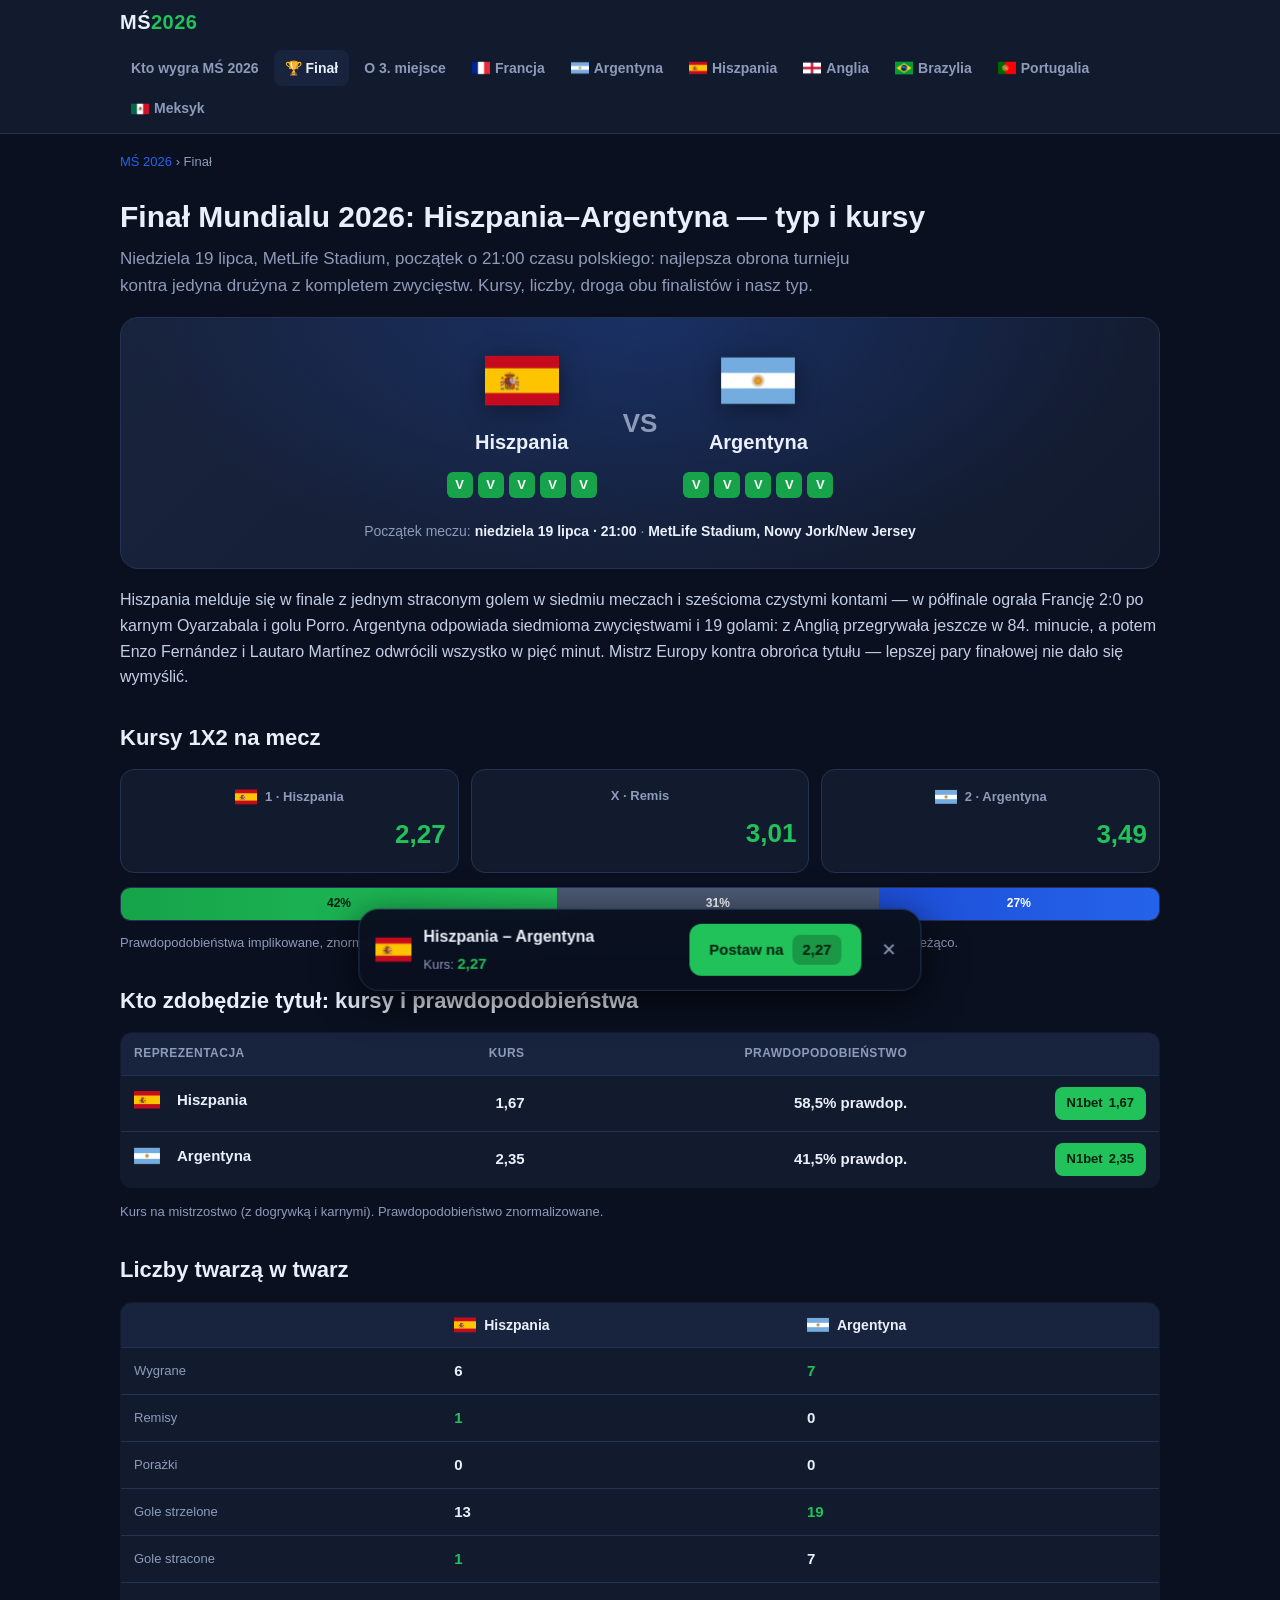
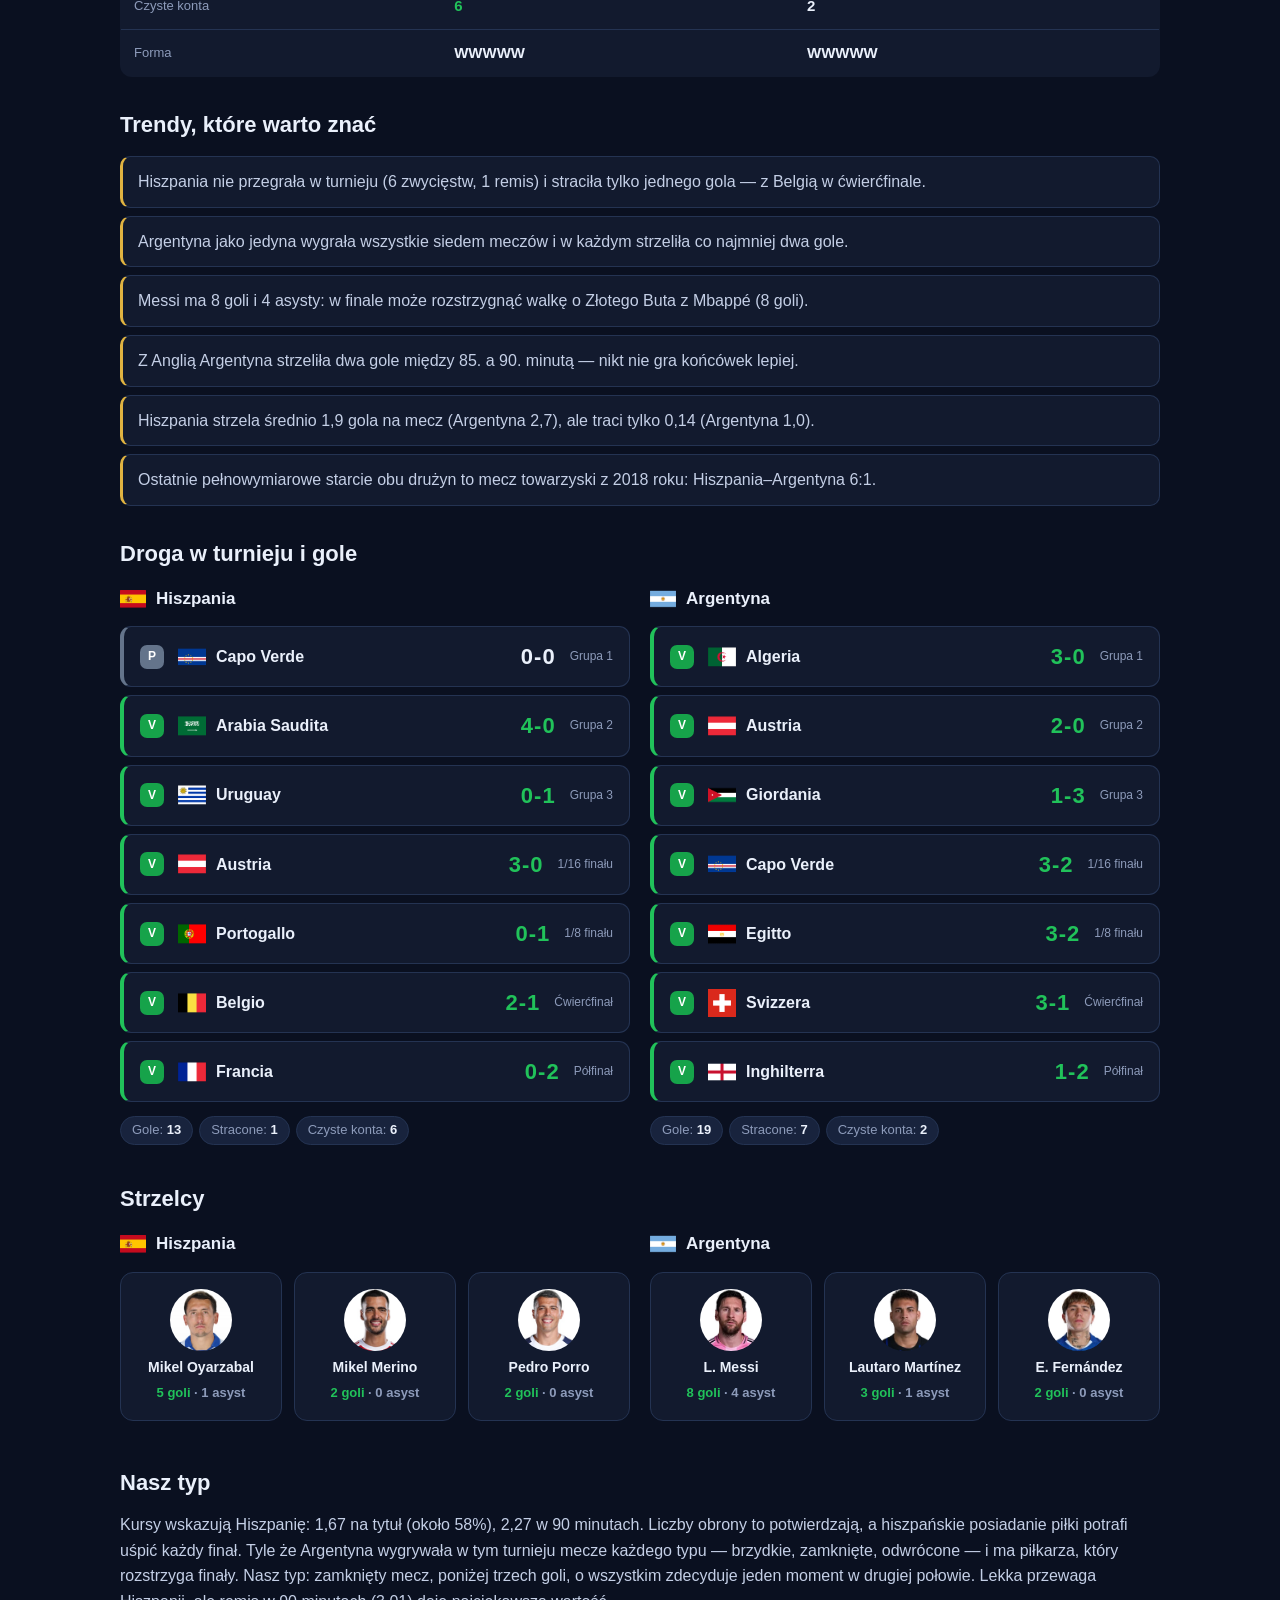
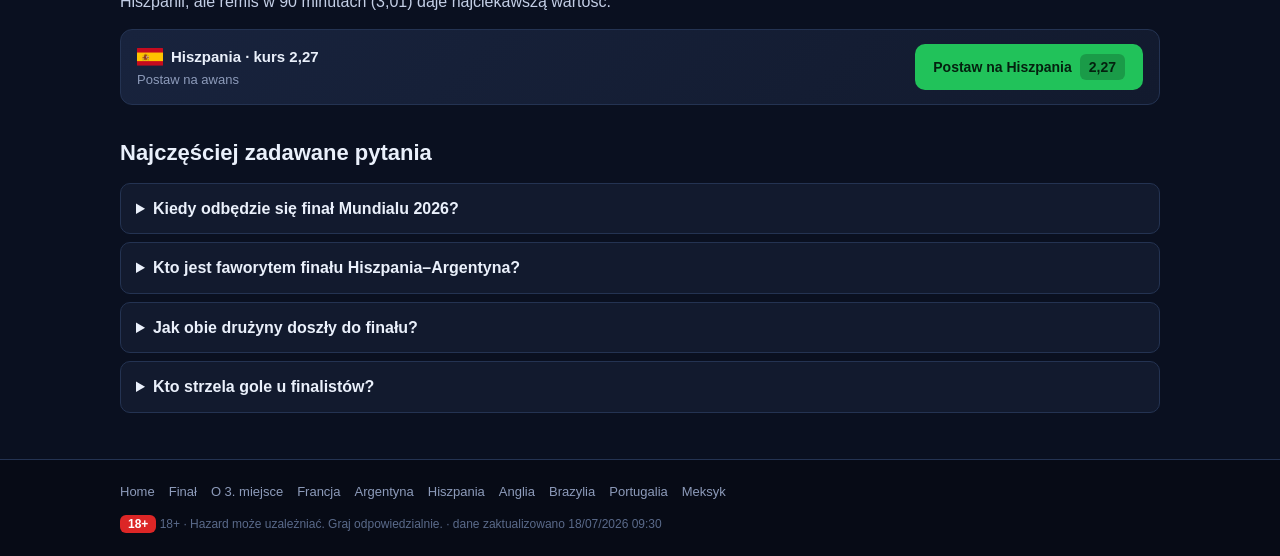
<file: final/index.html>
<!DOCTYPE html><html lang="pl"><head><meta charset="UTF-8"><meta name="viewport" content="width=device-width,initial-scale=1"><title>Finał Mundialu 2026: Hiszpania–Argentyna — typ, kursy i statystyki</title><meta name="description" content="Hiszpania–Argentyna to finał Mundialu 2026: niedziela 19 lipca, MetLife Stadium. Kursy 1X2, prawdopodobieństwa, droga do finału, gole i nasz typ."><link rel="icon" type="image/svg+xml" href="../favicon.svg"><link rel="canonical" href="https://kto-wygra-mundial-2026.pl/final/">
<link rel="stylesheet" href="../assets/style.css"><script type="application/ld+json">{"@context": "https://schema.org", "@graph": [{"@type": "SportsEvent", "name": "Hiszpania – Argentyna", "startDate": "2026-07-19T19:00:00Z", "competitor": [{"@type": "SportsTeam", "name": "Hiszpania"}, {"@type": "SportsTeam", "name": "Argentyna"}], "location": {"@type": "Place", "name": "MetLife Stadium, Nowy Jork/New Jersey"}}, {"@type": "BreadcrumbList", "itemListElement": [{"@type": "ListItem", "position": 1, "name": "MŚ 2026", "item": "/"}, {"@type": "ListItem", "position": 2, "name": "Finał Mundialu 2026: Hiszpania–Argentyna — typ i kursy", "item": "/final/"}]}, {"@type": "FAQPage", "mainEntity": [{"@type": "Question", "name": "Kiedy odbędzie się finał Mundialu 2026?", "acceptedAnswer": {"@type": "Answer", "text": "W niedzielę 19 lipca 2026 na MetLife Stadium w Nowym Jorku/New Jersey, początek o 21:00 czasu polskiego."}}, {"@type": "Question", "name": "Kto jest faworytem finału Hiszpania–Argentyna?", "acceptedAnswer": {"@type": "Answer", "text": "Hiszpania: kurs 1,67 na tytuł (około 58%) wobec 2,35 na Argentynę. W 90 minutach: 2,27 vs 3,49, remis 3,01."}}, {"@type": "Question", "name": "Jak obie drużyny doszły do finału?", "acceptedAnswer": {"@type": "Answer", "text": "Hiszpania wyeliminowała Portugalię, Belgię i Francję (2:0), tracąc jednego gola. Argentyna wygrała wszystkie siedem meczów, ostatnio odwracając półfinał z Anglią na 2:1."}}, {"@type": "Question", "name": "Kto strzela gole u finalistów?", "acceptedAnswer": {"@type": "Answer", "text": "Argentynę ciągnie Messi: 8 goli i 4 asysty; najlepszy w Hiszpanii jest Oyarzabal — 5 goli, w tym karny z półfinału."}}]}]}</script></head><body><header><div class="wrap hd"><a class="logo" href="../">MŚ<b>2026</b></a><nav class="hnav"><a href="../">Kto wygra MŚ 2026</a><a href="../final/" class=on>🏆 Finał</a><a href="../mecz-o-3-miejsce/">O 3. miejsce</a><a href="../francja/"><img class="flag" src="../assets/img/t2.png" alt="" loading="lazy">Francja</a><a href="../argentyna/"><img class="flag" src="../assets/img/t26.png" alt="" loading="lazy">Argentyna</a><a href="../hiszpania/"><img class="flag" src="../assets/img/t9.png" alt="" loading="lazy">Hiszpania</a><a href="../anglia/"><img class="flag" src="../assets/img/t10.png" alt="" loading="lazy">Anglia</a><a href="../brazylia/"><img class="flag" src="../assets/img/t6.png" alt="" loading="lazy">Brazylia</a><a href="../portugalia/"><img class="flag" src="../assets/img/t27.png" alt="" loading="lazy">Portugalia</a><a href="../meksyk/"><img class="flag" src="../assets/img/t16.png" alt="" loading="lazy">Meksyk</a></nav></div></header><main class="wrap">
<div class="bc"><a href="../">MŚ 2026</a> › Finał</div>
<h1>Finał Mundialu 2026: Hiszpania–Argentyna — typ i kursy</h1>
<p class="lead">Niedziela 19 lipca, MetLife Stadium, początek o 21:00 czasu polskiego: najlepsza obrona turnieju kontra jedyna drużyna z kompletem zwycięstw. Kursy, liczby, droga obu finalistów i nasz typ.</p>

<div class="mhero">
  <div class="face">
    <div class="side"><img class="flagL" src="../assets/img/t9.png" alt="" loading="lazy"><div class="nm">Hiszpania</div><div class="form" style="justify-content:center"><span class="fp V" title="Uruguay 0-1">V</span><span class="fp V" title="Austria 3-0">V</span><span class="fp V" title="Portogallo 0-1">V</span><span class="fp V" title="Belgio 2-1">V</span><span class="fp V" title="Francia 0-2">V</span></div></div>
    <div class="vs">VS</div>
    <div class="side"><img class="flagL" src="../assets/img/t26.png" alt="" loading="lazy"><div class="nm">Argentyna</div><div class="form" style="justify-content:center"><span class="fp V" title="Giordania 1-3">V</span><span class="fp V" title="Capo Verde 3-2">V</span><span class="fp V" title="Egitto 3-2">V</span><span class="fp V" title="Svizzera 3-1">V</span><span class="fp V" title="Inghilterra 1-2">V</span></div></div>
  </div>
  <div class="meta">Początek meczu: <b>niedziela 19 lipca · 21:00</b> · <b>MetLife Stadium, Nowy Jork/New Jersey</b></div>
  <div class="cdown" id="cd" data-t="2026-07-19T19:00:00Z">
    <div class="cell"><div class="n" data-d>–</div><div class="l">dni</div></div>
    <div class="cell"><div class="n" data-h>–</div><div class="l">godz</div></div>
    <div class="cell"><div class="n" data-m>–</div><div class="l">min</div></div>
  </div>
</div>
<script>(function(){var el=document.getElementById('cd');if(!el)return;var t=Date.parse(el.dataset.t);
function u(){var d=t-Date.now();if(d<0){el.style.display='none';return}var mm=Math.floor(d/60000);
el.querySelector('[data-d]').textContent=Math.floor(mm/1440);el.querySelector('[data-h]').textContent=Math.floor(mm%1440/60);
el.querySelector('[data-m]').textContent=mm%60;setTimeout(u,30000)}u()})();</script>
<div class="sec"><p>Hiszpania melduje się w finale z jednym straconym golem w siedmiu meczach i sześcioma czystymi kontami — w półfinale ograła Francję 2:0 po karnym Oyarzabala i golu Porro. Argentyna odpowiada siedmioma zwycięstwami i 19 golami: z Anglią przegrywała jeszcze w 84. minucie, a potem Enzo Fernández i Lautaro Martínez odwrócili wszystko w pięć minut. Mistrz Europy kontra obrońca tytułu — lepszej pary finałowej nie dało się wymyślić.</p></div>

<div class="sec"><h2>Kursy 1X2 na mecz</h2>
<div class="oddsrow">
  <a class="ob" href="/referral-link"><div class="t"><img class="" src="../assets/img/t9.png" alt="" loading="lazy">1 · Hiszpania</div><div class="q">2,27</div></a>
  <a class="ob" href="/referral-link"><div class="t">X · Remis</div><div class="q">3,01</div></a>
  <a class="ob" href="/referral-link"><div class="t"><img class="" src="../assets/img/t26.png" alt="" loading="lazy">2 · Argentyna</div><div class="q">3,49</div></a>
</div>
<div class="probbar">
  <span class="p1" style="width:42%">42%</span>
  <span class="px" style="width:31%">31%</span>
  <span class="p2" style="width:27%">27%</span>
</div>
<p style="font-size:13px;color:var(--mut)">Prawdopodobieństwa implikowane, znormalizowane z kursów 1X2. Wynik w 90 minutach. Średnie kursy orientacyjne — zmieniają się na bieżąco.</p></div>
<div class="sec"><h2>Kto zdobędzie tytuł: kursy i prawdopodobieństwa</h2><table><tr><th>Reprezentacja</th><th class="q">Kurs</th><th class="q">Prawdopodobieństwo</th><th>&nbsp;</th></tr><tr><td><span class="tn"><img class="flag" src="../assets/img/t9.png" alt="" loading="lazy"> <b>Hiszpania</b></span></td><td class="q">1,67</td><td class="q">58,5% prawdop.</td><td class="betc"><a href="/referral-link"><span class="lbl">N1bet</span> <span class="qq">1,67</span></a></td></tr><tr><td><span class="tn"><img class="flag" src="../assets/img/t26.png" alt="" loading="lazy"> <b>Argentyna</b></span></td><td class="q">2,35</td><td class="q">41,5% prawdop.</td><td class="betc"><a href="/referral-link"><span class="lbl">N1bet</span> <span class="qq">2,35</span></a></td></tr></table><p style="font-size:13px;color:var(--mut)">Kurs na mistrzostwo (z dogrywką i karnymi). Prawdopodobieństwo znormalizowane.</p></div>
<div class="sec"><h2>Liczby twarzą w twarz</h2><table class="cmp"><tr><th>&nbsp;</th><th><span class="thteam"><img class="" src="../assets/img/t9.png" alt="" loading="lazy">Hiszpania</span></th><th><span class="thteam"><img class="" src="../assets/img/t26.png" alt="" loading="lazy">Argentyna</span></th></tr><tr><td>Wygrane</td><td class="v">6</td><td class="v best">7</td></tr><tr><td>Remisy</td><td class="v best">1</td><td class="v">0</td></tr><tr><td>Porażki</td><td class="v">0</td><td class="v">0</td></tr><tr><td>Gole strzelone</td><td class="v">13</td><td class="v best">19</td></tr><tr><td>Gole stracone</td><td class="v best">1</td><td class="v">7</td></tr><tr><td>Czyste konta</td><td class="v best">6</td><td class="v">2</td></tr><tr><td>Forma</td><td class="v">WWWWW</td><td class="v">WWWWW</td></tr></table></div>
<div class="sec"><h2>Trendy, które warto znać</h2><ul class="trends"><li>Hiszpania nie przegrała w turnieju (6 zwycięstw, 1 remis) i straciła tylko jednego gola — z Belgią w ćwierćfinale.</li><li>Argentyna jako jedyna wygrała wszystkie siedem meczów i w każdym strzeliła co najmniej dwa gole.</li><li>Messi ma 8 goli i 4 asysty: w finale może rozstrzygnąć walkę o Złotego Buta z Mbappé (8 goli).</li><li>Z Anglią Argentyna strzeliła dwa gole między 85. a 90. minutą — nikt nie gra końcówek lepiej.</li><li>Hiszpania strzela średnio 1,9 gola na mecz (Argentyna 2,7), ale traci tylko 0,14 (Argentyna 1,0).</li><li>Ostatnie pełnowymiarowe starcie obu drużyn to mecz towarzyski z 2018 roku: Hiszpania–Argentyna 6:1.</li></ul></div>
<div class="sec"><h2>Droga w turnieju i gole</h2><div class="pathgrid"><div><h3><img class="" src="../assets/img/t9.png" alt="" loading="lazy"> Hiszpania</h3><div class="matches"><div class="match P"><div class="res">P</div><div class="opp"><img class="" src="../assets/img/t1533.png" alt="" loading="lazy">Capo Verde</div><div class="sco">0-0</div><div class="rnd">Grupa 1</div></div><div class="match V"><div class="res">V</div><div class="opp"><img class="" src="../assets/img/t23.png" alt="" loading="lazy">Arabia Saudita</div><div class="sco">4-0</div><div class="rnd">Grupa 2</div></div><div class="match V"><div class="res">V</div><div class="opp"><img class="" src="../assets/img/t7.png" alt="" loading="lazy">Uruguay</div><div class="sco">0-1</div><div class="rnd">Grupa 3</div></div><div class="match V"><div class="res">V</div><div class="opp"><img class="" src="../assets/img/t775.png" alt="" loading="lazy">Austria</div><div class="sco">3-0</div><div class="rnd">1/16 finału</div></div><div class="match V"><div class="res">V</div><div class="opp"><img class="" src="../assets/img/t27.png" alt="" loading="lazy">Portogallo</div><div class="sco">0-1</div><div class="rnd">1/8 finału</div></div><div class="match V"><div class="res">V</div><div class="opp"><img class="" src="../assets/img/t1.png" alt="" loading="lazy">Belgio</div><div class="sco">2-1</div><div class="rnd">Ćwierćfinał</div></div><div class="match V"><div class="res">V</div><div class="opp"><img class="" src="../assets/img/t2.png" alt="" loading="lazy">Francia</div><div class="sco">0-2</div><div class="rnd">Półfinał</div></div></div><div style="margin-top:8px"><span class="chip">Gole: <b>13</b></span><span class="chip">Stracone: <b>1</b></span><span class="chip">Czyste konta: <b>6</b></span></div></div><div><h3><img class="" src="../assets/img/t26.png" alt="" loading="lazy"> Argentyna</h3><div class="matches"><div class="match V"><div class="res">V</div><div class="opp"><img class="" src="../assets/img/t1532.png" alt="" loading="lazy">Algeria</div><div class="sco">3-0</div><div class="rnd">Grupa 1</div></div><div class="match V"><div class="res">V</div><div class="opp"><img class="" src="../assets/img/t775.png" alt="" loading="lazy">Austria</div><div class="sco">2-0</div><div class="rnd">Grupa 2</div></div><div class="match V"><div class="res">V</div><div class="opp"><img class="" src="../assets/img/t1548.png" alt="" loading="lazy">Giordania</div><div class="sco">1-3</div><div class="rnd">Grupa 3</div></div><div class="match V"><div class="res">V</div><div class="opp"><img class="" src="../assets/img/t1533.png" alt="" loading="lazy">Capo Verde</div><div class="sco">3-2</div><div class="rnd">1/16 finału</div></div><div class="match V"><div class="res">V</div><div class="opp"><img class="" src="../assets/img/t32.png" alt="" loading="lazy">Egitto</div><div class="sco">3-2</div><div class="rnd">1/8 finału</div></div><div class="match V"><div class="res">V</div><div class="opp"><img class="" src="../assets/img/t15.png" alt="" loading="lazy">Svizzera</div><div class="sco">3-1</div><div class="rnd">Ćwierćfinał</div></div><div class="match V"><div class="res">V</div><div class="opp"><img class="" src="../assets/img/t10.png" alt="" loading="lazy">Inghilterra</div><div class="sco">1-2</div><div class="rnd">Półfinał</div></div></div><div style="margin-top:8px"><span class="chip">Gole: <b>19</b></span><span class="chip">Stracone: <b>7</b></span><span class="chip">Czyste konta: <b>2</b></span></div></div></div></div>
<div class="sec"><h2>Strzelcy</h2><div class="pathgrid"><div><h3><img class="" src="../assets/img/t9.png" alt="" loading="lazy"> Hiszpania</h3><div class="players" style="grid-template-columns:repeat(auto-fill,minmax(120px,1fr))"><div class="pl"><img class="pf" src="../assets/img/p47323.png" alt="" loading="lazy"><div class="nm">Mikel Oyarzabal</div><div class="gl">5 goli <span class="a">· 1 asyst</span></div></div><div class="pl"><img class="pf" src="../assets/img/p47311.png" alt="" loading="lazy"><div class="nm">Mikel Merino</div><div class="gl">2 goli <span class="a">· 0 asyst</span></div></div><div class="pl"><img class="pf" src="../assets/img/p47519.png" alt="" loading="lazy"><div class="nm">Pedro Porro</div><div class="gl">2 goli <span class="a">· 0 asyst</span></div></div></div></div><div><h3><img class="" src="../assets/img/t26.png" alt="" loading="lazy"> Argentyna</h3><div class="players" style="grid-template-columns:repeat(auto-fill,minmax(120px,1fr))"><div class="pl"><img class="pf" src="../assets/img/p154.png" alt="" loading="lazy"><div class="nm">L. Messi</div><div class="gl">8 goli <span class="a">· 4 asyst</span></div></div><div class="pl"><img class="pf" src="../assets/img/p217.png" alt="" loading="lazy"><div class="nm">Lautaro Martínez</div><div class="gl">3 goli <span class="a">· 1 asyst</span></div></div><div class="pl"><img class="pf" src="../assets/img/p5996.png" alt="" loading="lazy"><div class="nm">E. Fernández</div><div class="gl">2 goli <span class="a">· 0 asyst</span></div></div></div></div></div></div>
<div class="sec"><h2>Nasz typ</h2><p>Kursy wskazują Hiszpanię: 1,67 na tytuł (około 58%), 2,27 w 90 minutach. Liczby obrony to potwierdzają, a hiszpańskie posiadanie piłki potrafi uśpić każdy finał. Tyle że Argentyna wygrywała w tym turnieju mecze każdego typu — brzydkie, zamknięte, odwrócone — i ma piłkarza, który rozstrzyga finały. Nasz typ: zamknięty mecz, poniżej trzech goli, o wszystkim zdecyduje jeden moment w drugiej połowie. Lekka przewaga Hiszpanii, ale remis w 90 minutach (3,01) daje najciekawszą wartość.</p><div class="betbox"><div style="flex:1;min-width:180px"><div class="t"><img class="flag" src="../assets/img/t9.png" alt="" loading="lazy"> Hiszpania · kurs 2,27</div><div class="s">Postaw na awans</div></div><a class="cta" href="/referral-link">Postaw na Hiszpania <span class="qq">2,27</span></a></div></div>
<div class="sec"><h2>Najczęściej zadawane pytania</h2><details><summary>Kiedy odbędzie się finał Mundialu 2026?</summary><p>W niedzielę 19 lipca 2026 na MetLife Stadium w Nowym Jorku/New Jersey, początek o 21:00 czasu polskiego.</p></details><details><summary>Kto jest faworytem finału Hiszpania–Argentyna?</summary><p>Hiszpania: kurs 1,67 na tytuł (około 58%) wobec 2,35 na Argentynę. W 90 minutach: 2,27 vs 3,49, remis 3,01.</p></details><details><summary>Jak obie drużyny doszły do finału?</summary><p>Hiszpania wyeliminowała Portugalię, Belgię i Francję (2:0), tracąc jednego gola. Argentyna wygrała wszystkie siedem meczów, ostatnio odwracając półfinał z Anglią na 2:1.</p></details><details><summary>Kto strzela gole u finalistów?</summary><p>Argentynę ciągnie Messi: 8 goli i 4 asysty; najlepszy w Hiszpanii jest Oyarzabal — 5 goli, w tym karny z półfinału.</p></details></div>
</main><footer><div class="fwrap"><nav class="fnav"><a href="../">Home</a><a href="../final/">Finał</a><a href="../mecz-o-3-miejsce/">O 3. miejsce</a><a href="../francja/">Francja</a><a href="../argentyna/">Argentyna</a><a href="../hiszpania/">Hiszpania</a><a href="../anglia/">Anglia</a><a href="../brazylia/">Brazylia</a><a href="../portugalia/">Portugalia</a><a href="../meksyk/">Meksyk</a></nav><div class="upd"><span class="age">18+</span> 18+ · Hazard może uzależniać. Graj odpowiedzialnie. · dane zaktualizowano 18/07/2026 09:30</div></div></footer><div class="stickybar" id="sbar"><div class="sf"><img src="../assets/img/t9.png" alt=""><div><div class="sn">Hiszpania – Argentyna</div><div class="sq">Kurs: <b>2,27</b></div></div></div><a class="sbtn" href="/referral-link">Postaw na <span class="sq2">2,27</span></a><button class="sclose" onclick="document.getElementById('sbar').remove()">✕</button></div><script>var _sb=document.getElementById("sbar");window.addEventListener("scroll",function(){_sb&&(_sb.classList.toggle("show",window.scrollY>320))},{passive:true});</script></body></html>
</file>
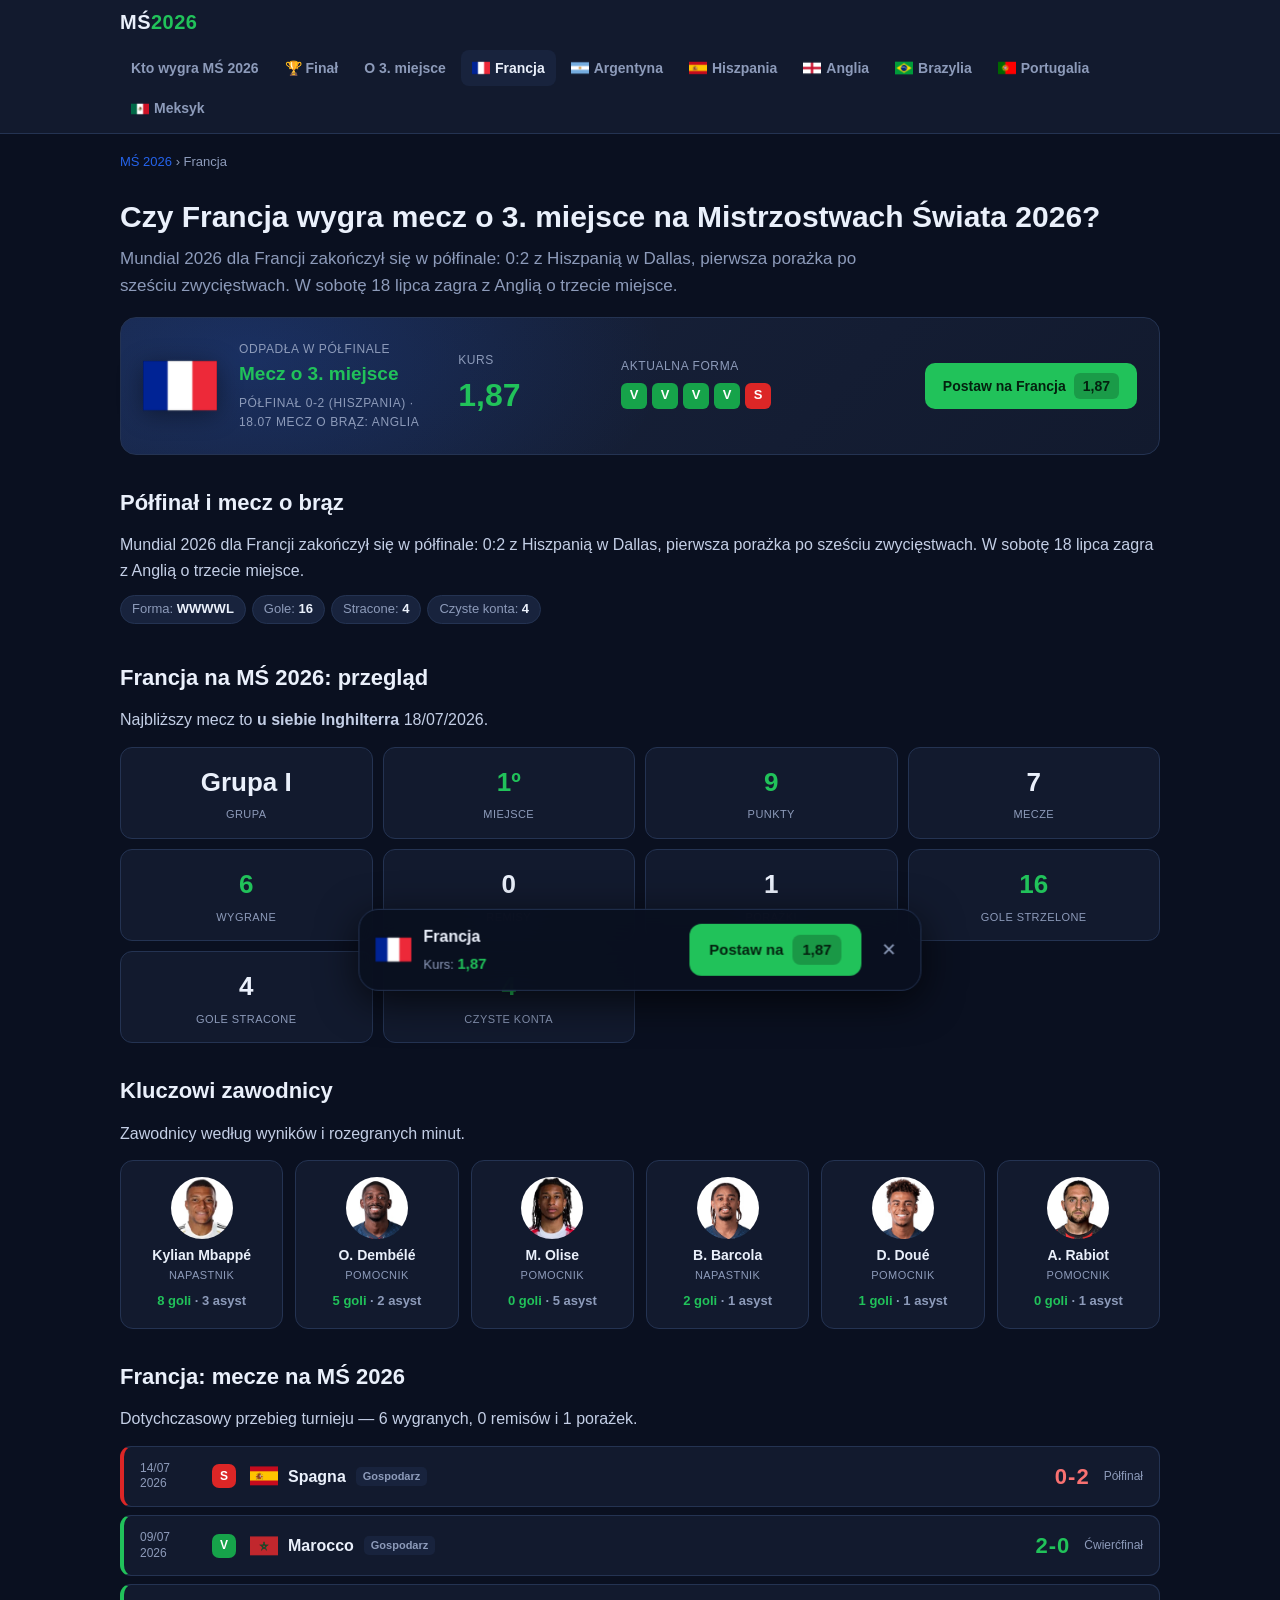
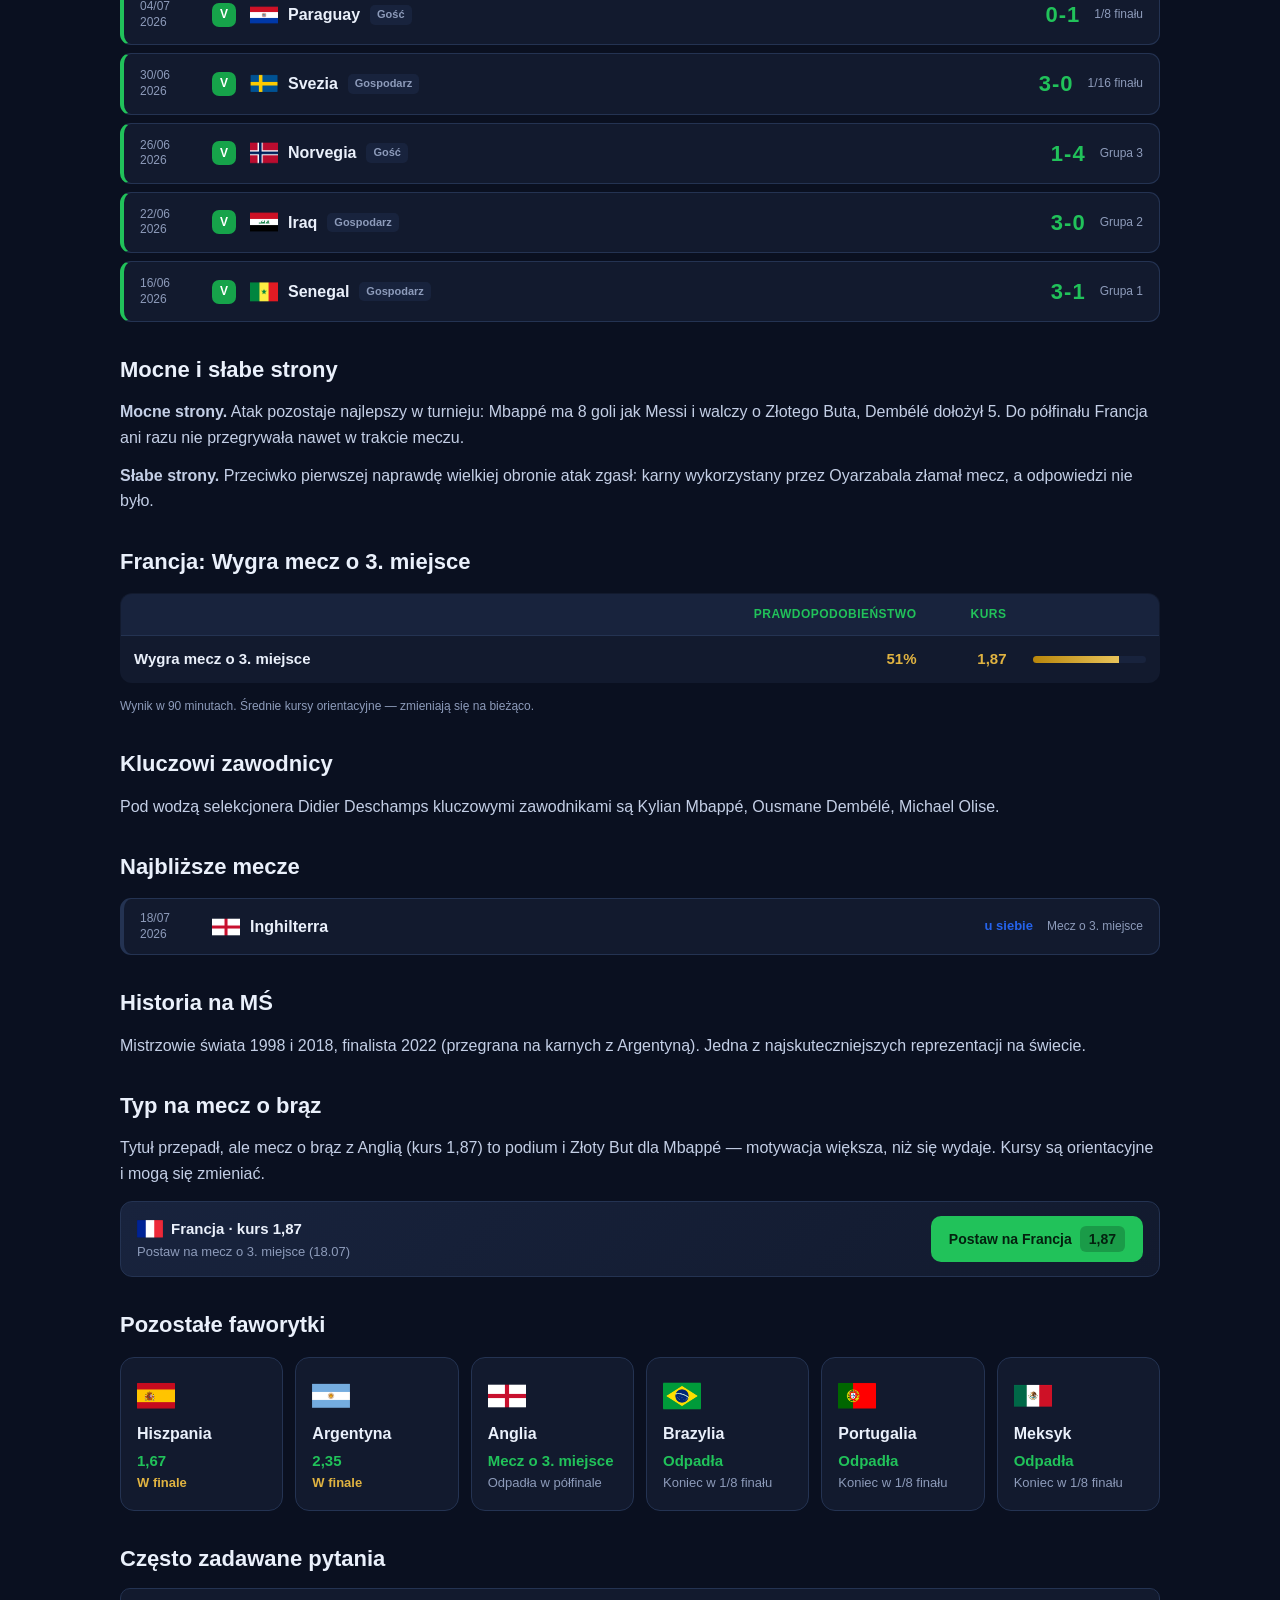
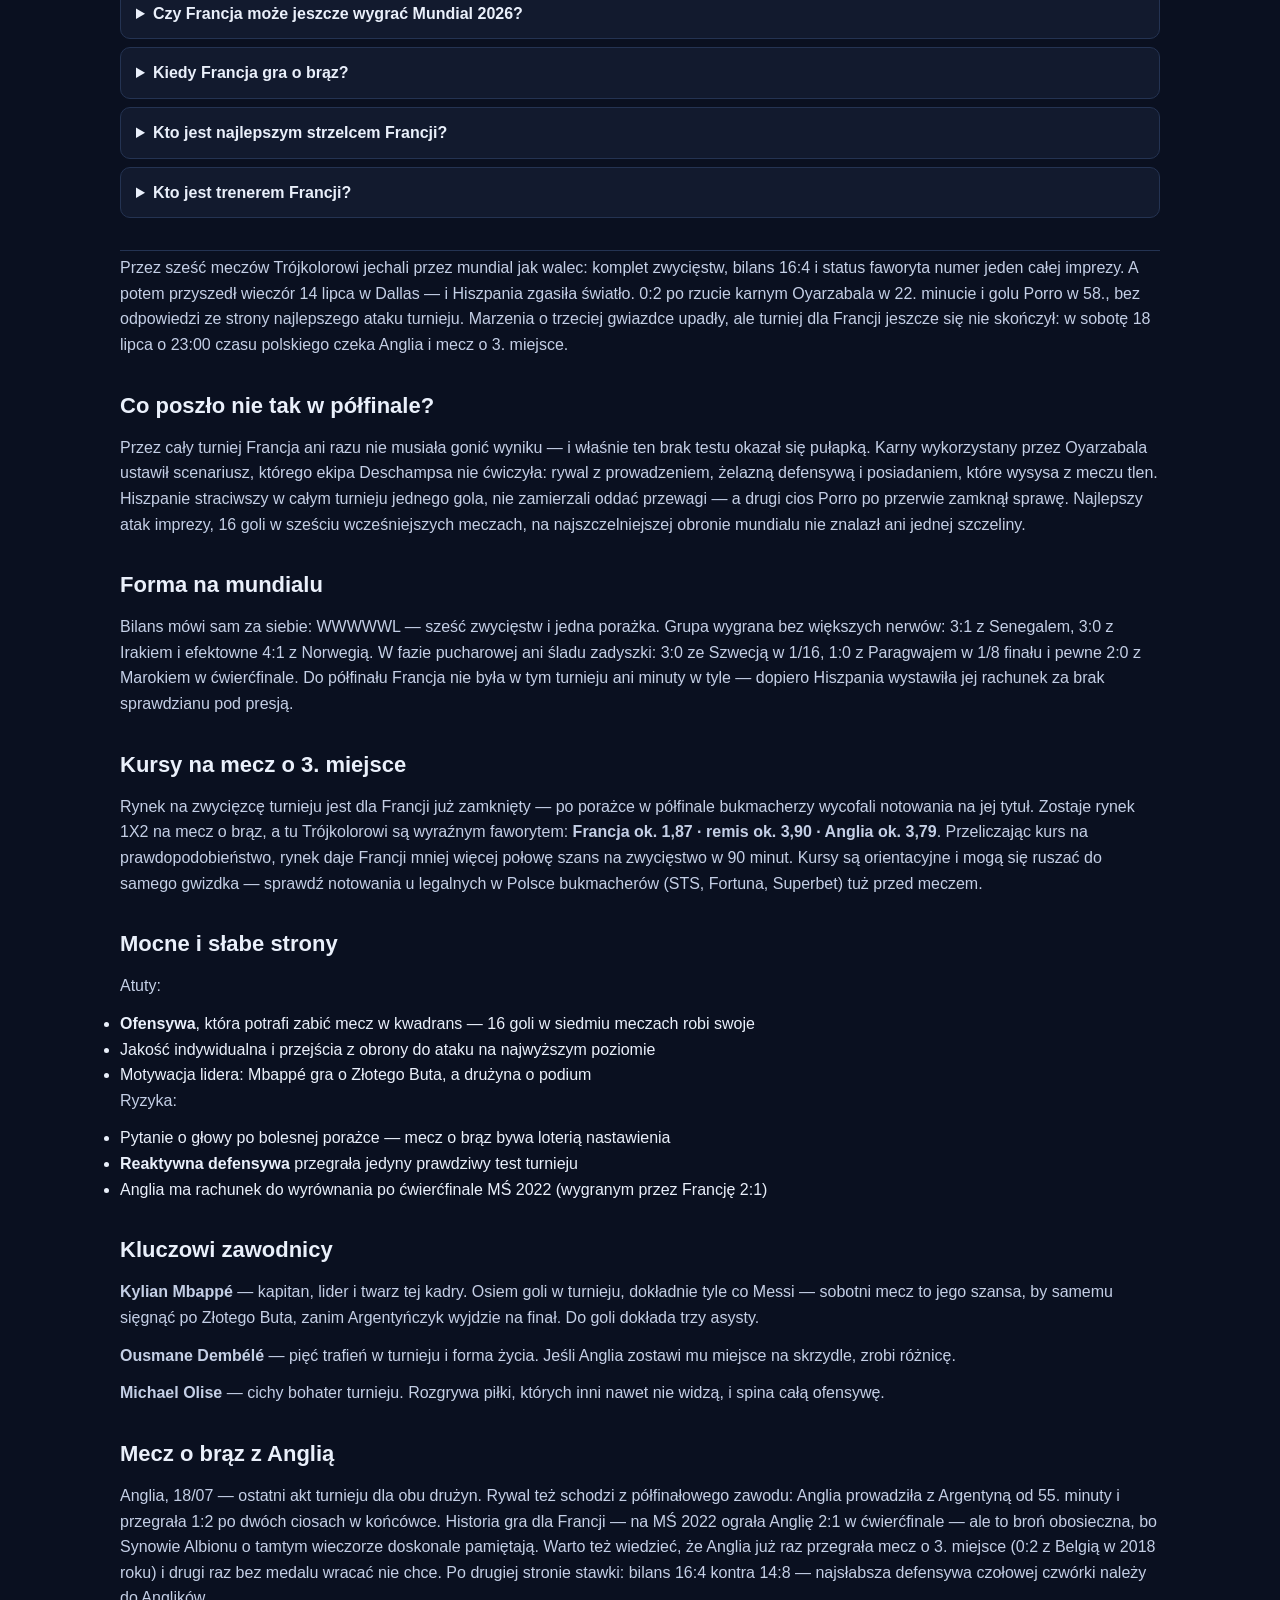
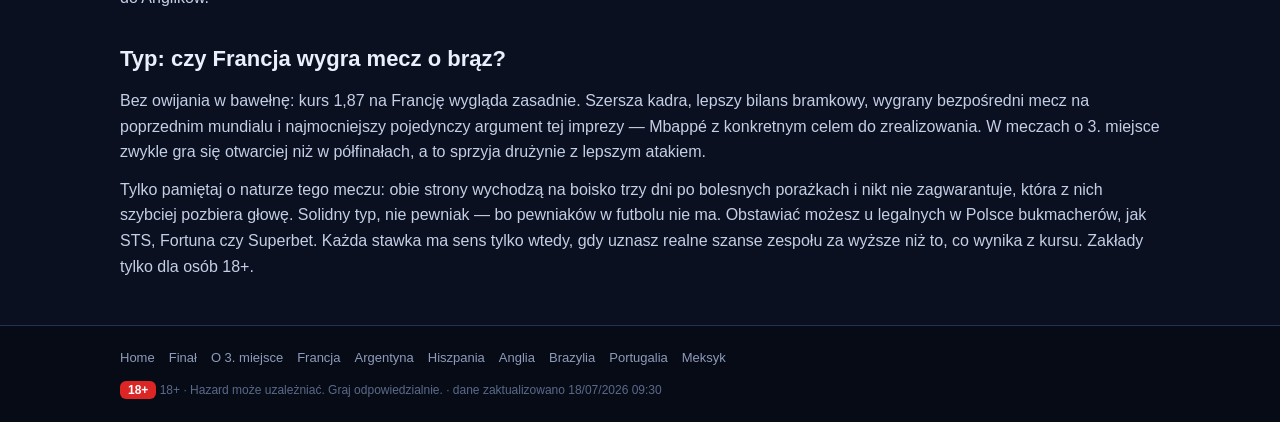
<file: francja/index.html>
<!DOCTYPE html><html lang="pl"><head><meta charset="UTF-8"><meta name="viewport" content="width=device-width,initial-scale=1"><title>Francja na MŚ 2026: mecz o 3. miejsce, kursy, typ</title><meta name="description" content="Francja po 0:2 z Hiszpanią zagra o 3. miejsce MŚ 2026 z Anglią 18 lipca. Kursy meczu o brąz, Mbappé w walce o Złotego Buta, analiza i typ."><link rel="icon" type="image/svg+xml" href="../favicon.svg"><link rel="canonical" href="https://kto-wygra-mundial-2026.pl/francja/">
<link rel="stylesheet" href="../assets/style.css"><script type="application/ld+json">{"@context": "https://schema.org", "@graph": [{"@type": "Article", "headline": "Francja na MŚ 2026: przegląd", "about": "Francja w półfinale MŚ 2026: kursy, szanse i typ"}, {"@type": "BreadcrumbList", "itemListElement": [{"@type": "ListItem", "position": 1, "name": "MŚ 2026", "item": "https://kto-wygra-mundial-2026.pl/"}, {"@type": "ListItem", "position": 2, "name": "Francja", "item": "https://kto-wygra-mundial-2026.pl/francja/"}]}, {"@type": "FAQPage", "mainEntity": [{"@type": "Question", "name": "Czy Francja może jeszcze wygrać Mundial 2026?", "acceptedAnswer": {"@type": "Answer", "text": "Nie — przegrała półfinał 0:2 z Hiszpanią. W sobotę 18 lipca gra z Anglią o trzecie miejsce."}}, {"@type": "Question", "name": "Kiedy Francja gra o brąz?", "acceptedAnswer": {"@type": "Answer", "text": "W sobotę 18 lipca o 23:00 czasu polskiego przeciwko Anglii. Kurs na wygraną Francji to około 1,87."}}, {"@type": "Question", "name": "Kto jest najlepszym strzelcem Francji?", "acceptedAnswer": {"@type": "Answer", "text": "Kylian Mbappé z 8 golami — tyle samo co Messi. O Złotym Bucie może zdecydować właśnie mecz o 3. miejsce."}}, {"@type": "Question", "name": "Kto jest trenerem Francji?", "acceptedAnswer": {"@type": "Answer", "text": "Didier Deschamps."}}]}]}</script></head><body><header><div class="wrap hd"><a class="logo" href="../">MŚ<b>2026</b></a><nav class="hnav"><a href="../">Kto wygra MŚ 2026</a><a href="../final/">🏆 Finał</a><a href="../mecz-o-3-miejsce/">O 3. miejsce</a><a href="../francja/" class=on><img class="flag" src="../assets/img/t2.png" alt="" loading="lazy">Francja</a><a href="../argentyna/"><img class="flag" src="../assets/img/t26.png" alt="" loading="lazy">Argentyna</a><a href="../hiszpania/"><img class="flag" src="../assets/img/t9.png" alt="" loading="lazy">Hiszpania</a><a href="../anglia/"><img class="flag" src="../assets/img/t10.png" alt="" loading="lazy">Anglia</a><a href="../brazylia/"><img class="flag" src="../assets/img/t6.png" alt="" loading="lazy">Brazylia</a><a href="../portugalia/"><img class="flag" src="../assets/img/t27.png" alt="" loading="lazy">Portugalia</a><a href="../meksyk/"><img class="flag" src="../assets/img/t16.png" alt="" loading="lazy">Meksyk</a></nav></div></header><main class="wrap">
<div class="bc"><a href="../">MŚ 2026</a> › Francja</div>
<h1>Czy Francja wygra mecz o 3. miejsce na Mistrzostwach Świata 2026?</h1>
<p class="lead">Mundial 2026 dla Francji zakończył się w półfinale: 0:2 z Hiszpanią w Dallas, pierwsza porażka po sześciu zwycięstwach. W sobotę 18 lipca zagra z Anglią o trzecie miejsce.</p>
<div class="hero hgrad">
  <div class="big"><img class="flagL" src="../assets/img/t2.png" alt="" loading="lazy"></div>
  <div class="col" style="flex:1.4;min-width:150px"><div class="lb">Odpadła w półfinale</div><div class="od" style="font-size:19px">Mecz o 3. miejsce</div><div class="lb" style="margin-top:4px">Półfinał 0-2 (Hiszpania) · 18.07 mecz o brąz: Anglia</div></div><div class="col"><div class="lb">Kurs</div><div class="od">1,87</div></div>
  <div class="col" style="flex:2;min-width:160px"><div class="lb">Aktualna forma</div><div class="form"><span class="fp V" title="Norvegia 1-4">V</span><span class="fp V" title="Svezia 3-0">V</span><span class="fp V" title="Paraguay 0-1">V</span><span class="fp V" title="Marocco 2-0">V</span><span class="fp S" title="Spagna 0-2">S</span></div></div>
  <div class="col" style="flex:0 0 auto"><a class="cta" href="/referral-link">Postaw na Francja <span class="qq">1,87</span></a></div>
</div>
<div class="sec"><h2>Półfinał i mecz o brąz</h2>
<p>Mundial 2026 dla Francji zakończył się w półfinale: 0:2 z Hiszpanią w Dallas, pierwsza porażka po sześciu zwycięstwach. W sobotę 18 lipca zagra z Anglią o trzecie miejsce.</p>
<div style="margin-top:6px"><span class="chip">Forma: <b>WWWWL</b></span><span class="chip">Gole: <b>16</b></span><span class="chip">Stracone: <b>4</b></span><span class="chip">Czyste konta: <b>4</b></span></div></div>
<div class="sec"><h2>Francja na MŚ 2026: przegląd</h2>
<p>Najbliższy mecz to <b>u siebie Inghilterra</b> 18/07/2026.</p>
<div class="statg"><div class="st"><div class="n">Grupa I</div><div class="l">Grupa</div></div><div class="st"><div class="n g">1º</div><div class="l">Miejsce</div></div><div class="st"><div class="n g">9</div><div class="l">Punkty</div></div><div class="st"><div class="n">7</div><div class="l">Mecze</div></div><div class="st"><div class="n g">6</div><div class="l">Wygrane</div></div><div class="st"><div class="n">0</div><div class="l">Remisy</div></div><div class="st"><div class="n">1</div><div class="l">Porażki</div></div><div class="st"><div class="n g">16</div><div class="l">Gole strzelone</div></div><div class="st"><div class="n">4</div><div class="l">Gole stracone</div></div><div class="st"><div class="n g">4</div><div class="l">Czyste konta</div></div></div></div>
<div class="sec"><h2>Kluczowi zawodnicy</h2><p>Zawodnicy według wyników i rozegranych minut.</p><div class="players"><div class="pl"><img class="pf" src="../assets/img/p278.png" alt="" loading="lazy"><div class="nm">Kylian Mbappé</div><div class="po">Napastnik</div><div class="gl">8 goli <span class="a">· 3 asyst</span></div></div><div class="pl"><img class="pf" src="../assets/img/p153.png" alt="" loading="lazy"><div class="nm">O. Dembélé</div><div class="po">Pomocnik</div><div class="gl">5 goli <span class="a">· 2 asyst</span></div></div><div class="pl"><img class="pf" src="../assets/img/p19617.png" alt="" loading="lazy"><div class="nm">M. Olise</div><div class="po">Pomocnik</div><div class="gl">0 goli <span class="a">· 5 asyst</span></div></div><div class="pl"><img class="pf" src="../assets/img/p161904.png" alt="" loading="lazy"><div class="nm">B. Barcola</div><div class="po">Napastnik</div><div class="gl">2 goli <span class="a">· 1 asyst</span></div></div><div class="pl"><img class="pf" src="../assets/img/p343027.png" alt="" loading="lazy"><div class="nm">D. Doué</div><div class="po">Pomocnik</div><div class="gl">1 goli <span class="a">· 1 asyst</span></div></div><div class="pl"><img class="pf" src="../assets/img/p272.png" alt="" loading="lazy"><div class="nm">A. Rabiot</div><div class="po">Pomocnik</div><div class="gl">0 goli <span class="a">· 1 asyst</span></div></div></div></div>
<div class="sec"><h2>Francja: mecze na MŚ 2026</h2><p>Dotychczasowy przebieg turnieju — 6 wygranych, 0 remisów i 1 porażek.</p><div class="matches"><div class="match S"><div class="dt">14/07<br>2026</div><div class="res">S</div><div class="opp"><img class="" src="../assets/img/t9.png" alt="" loading="lazy">Spagna<span class="ha">Gospodarz</span></div><div class="sco">0-2</div><div class="rnd">Półfinał</div></div><div class="match V"><div class="dt">09/07<br>2026</div><div class="res">V</div><div class="opp"><img class="" src="../assets/img/t31.png" alt="" loading="lazy">Marocco<span class="ha">Gospodarz</span></div><div class="sco">2-0</div><div class="rnd">Ćwierćfinał</div></div><div class="match V"><div class="dt">04/07<br>2026</div><div class="res">V</div><div class="opp"><img class="" src="../assets/img/t2380.png" alt="" loading="lazy">Paraguay<span class="ha">Gość</span></div><div class="sco">0-1</div><div class="rnd">1/8 finału</div></div><div class="match V"><div class="dt">30/06<br>2026</div><div class="res">V</div><div class="opp"><img class="" src="../assets/img/t5.png" alt="" loading="lazy">Svezia<span class="ha">Gospodarz</span></div><div class="sco">3-0</div><div class="rnd">1/16 finału</div></div><div class="match V"><div class="dt">26/06<br>2026</div><div class="res">V</div><div class="opp"><img class="" src="../assets/img/t1090.png" alt="" loading="lazy">Norvegia<span class="ha">Gość</span></div><div class="sco">1-4</div><div class="rnd">Grupa 3</div></div><div class="match V"><div class="dt">22/06<br>2026</div><div class="res">V</div><div class="opp"><img class="" src="../assets/img/t1567.png" alt="" loading="lazy">Iraq<span class="ha">Gospodarz</span></div><div class="sco">3-0</div><div class="rnd">Grupa 2</div></div><div class="match V"><div class="dt">16/06<br>2026</div><div class="res">V</div><div class="opp"><img class="" src="../assets/img/t13.png" alt="" loading="lazy">Senegal<span class="ha">Gospodarz</span></div><div class="sco">3-1</div><div class="rnd">Grupa 1</div></div></div></div>
<div class="sec"><h2>Mocne i słabe strony</h2>
<p><b>Mocne strony.</b> Atak pozostaje najlepszy w turnieju: Mbappé ma 8 goli jak Messi i walczy o Złotego Buta, Dembélé dołożył 5. Do półfinału Francja ani razu nie przegrywała nawet w trakcie meczu.</p>
<p><b>Słabe strony.</b> Przeciwko pierwszej naprawdę wielkiej obronie atak zgasł: karny wykorzystany przez Oyarzabala złamał mecz, a odpowiedzi nie było.</p></div>
<div class="sec"><h2>Francja: Wygra mecz o 3. miejsce</h2><table class="esiti"><tr><th>&nbsp;</th><th class="pc">Prawdopodobieństwo</th><th class="pc">Kurs</th><th class="ba">&nbsp;</th></tr><tr><td><b>Wygra mecz o 3. miejsce</b></td><td class="pc real">51%</td><td class="pc real">1,87</td><td class="ba"><div class="bar"><i style="width:76%;background:linear-gradient(90deg,#b8860b,#e9c45a)"></i></div></td></tr></table><p style="font-size:12px;color:var(--mut)">Wynik w 90 minutach. Średnie kursy orientacyjne — zmieniają się na bieżąco.</p></div>
<div class="sec"><h2>Kluczowi zawodnicy</h2>
<p>Pod wodzą selekcjonera Didier Deschamps kluczowymi zawodnikami są Kylian Mbappé, Ousmane Dembélé, Michael Olise.</p></div>
<div class="sec"><h2>Najbliższe mecze</h2><div class="matches"><div class="match"><div class="dt">18/07<br>2026</div><div class="opp"><img class="" src="../assets/img/t10.png" alt="" loading="lazy">Inghilterra</div><div class="soon">u siebie</div><div class="rnd">Mecz o 3. miejsce</div></div></div></div>
<div class="sec"><h2>Historia na MŚ</h2>
<p>Mistrzowie świata 1998 i 2018, finalista 2022 (przegrana na karnych z Argentyną). Jedna z najskuteczniejszych reprezentacji na świecie.</p></div>
<div class="sec"><h2>Typ na mecz o brąz</h2>
<p>Tytuł przepadł, ale mecz o brąz z Anglią (kurs 1,87) to podium i Złoty But dla Mbappé — motywacja większa, niż się wydaje. Kursy są orientacyjne i mogą się zmieniać.</p>
<div class="betbox"><div style="flex:1;min-width:180px"><div class="t"><img class="flag" src="../assets/img/t2.png" alt="" loading="lazy"> Francja · kurs 1,87</div><div class="s">Postaw na mecz o 3. miejsce (18.07)</div></div><a class="cta" href="/referral-link">Postaw na Francja <span class="qq">1,87</span></a></div></div>
<div class="sec"><h2>Pozostałe faworytki</h2><div class="cards"><a class="tcard" href="../hiszpania/"><div class="fl"><img class="flag" src="../assets/img/t9.png" alt="" loading="lazy"></div><div class="nm">Hiszpania</div><div class="od">1,67</div><div class="pb" style="color:var(--gold);font-weight:700">W finale</div></a><a class="tcard" href="../argentyna/"><div class="fl"><img class="flag" src="../assets/img/t26.png" alt="" loading="lazy"></div><div class="nm">Argentyna</div><div class="od">2,35</div><div class="pb" style="color:var(--gold);font-weight:700">W finale</div></a><a class="tcard" href="../anglia/"><div class="fl"><img class="flag" src="../assets/img/t10.png" alt="" loading="lazy"></div><div class="nm">Anglia</div><div class="od" style="font-size:15px">Mecz o 3. miejsce</div><div class="pb">Odpadła w półfinale</div></a><a class="tcard" href="../brazylia/"><div class="fl"><img class="flag" src="../assets/img/t6.png" alt="" loading="lazy"></div><div class="nm">Brazylia</div><div class="od" style="font-size:15px">Odpadła</div><div class="pb">Koniec w 1/8 finału</div></a><a class="tcard" href="../portugalia/"><div class="fl"><img class="flag" src="../assets/img/t27.png" alt="" loading="lazy"></div><div class="nm">Portugalia</div><div class="od" style="font-size:15px">Odpadła</div><div class="pb">Koniec w 1/8 finału</div></a><a class="tcard" href="../meksyk/"><div class="fl"><img class="flag" src="../assets/img/t16.png" alt="" loading="lazy"></div><div class="nm">Meksyk</div><div class="od" style="font-size:15px">Odpadła</div><div class="pb">Koniec w 1/8 finału</div></a></div></div>
<div class="sec"><h2>Często zadawane pytania</h2><details><summary>Czy Francja może jeszcze wygrać Mundial 2026?</summary><p>Nie — przegrała półfinał 0:2 z Hiszpanią. W sobotę 18 lipca gra z Anglią o trzecie miejsce.</p></details><details><summary>Kiedy Francja gra o brąz?</summary><p>W sobotę 18 lipca o 23:00 czasu polskiego przeciwko Anglii. Kurs na wygraną Francji to około 1,87.</p></details><details><summary>Kto jest najlepszym strzelcem Francji?</summary><p>Kylian Mbappé z 8 golami — tyle samo co Messi. O Złotym Bucie może zdecydować właśnie mecz o 3. miejsce.</p></details><details><summary>Kto jest trenerem Francji?</summary><p>Didier Deschamps.</p></details></div>

<div class="sec" style="border-top:1px solid var(--line);margin-top:32px;padding-top:4px">
<p>Przez sześć meczów Trójkolorowi jechali przez mundial jak walec: komplet zwycięstw, bilans 16:4 i status faworyta numer jeden całej imprezy. A potem przyszedł wieczór 14 lipca w Dallas — i Hiszpania zgasiła światło. 0:2 po rzucie karnym Oyarzabala w 22. minucie i golu Porro w 58., bez odpowiedzi ze strony najlepszego ataku turnieju. Marzenia o trzeciej gwiazdce upadły, ale turniej dla Francji jeszcze się nie skończył: w sobotę 18 lipca o 23:00 czasu polskiego czeka Anglia i mecz o 3. miejsce.</p>
<h2>Co poszło nie tak w półfinale?</h2>
<p>Przez cały turniej Francja ani razu nie musiała gonić wyniku — i właśnie ten brak testu okazał się pułapką. Karny wykorzystany przez Oyarzabala ustawił scenariusz, którego ekipa Deschampsa nie ćwiczyła: rywal z prowadzeniem, żelazną defensywą i posiadaniem, które wysysa z meczu tlen. Hiszpanie straciwszy w całym turnieju jednego gola, nie zamierzali oddać przewagi — a drugi cios Porro po przerwie zamknął sprawę. Najlepszy atak imprezy, 16 goli w sześciu wcześniejszych meczach, na najszczelniejszej obronie mundialu nie znalazł ani jednej szczeliny.</p>
<h2>Forma na mundialu</h2>
<p>Bilans mówi sam za siebie: WWWWWL — sześć zwycięstw i jedna porażka. Grupa wygrana bez większych nerwów: 3:1 z Senegalem, 3:0 z Irakiem i efektowne 4:1 z Norwegią. W fazie pucharowej ani śladu zadyszki: 3:0 ze Szwecją w 1/16, 1:0 z Paragwajem w 1/8 finału i pewne 2:0 z Marokiem w ćwierćfinale. Do półfinału Francja nie była w tym turnieju ani minuty w tyle — dopiero Hiszpania wystawiła jej rachunek za brak sprawdzianu pod presją.</p>
<h2>Kursy na mecz o 3. miejsce</h2>
<p>Rynek na zwycięzcę turnieju jest dla Francji już zamknięty — po porażce w półfinale bukmacherzy wycofali notowania na jej tytuł. Zostaje rynek 1X2 na mecz o brąz, a tu Trójkolorowi są wyraźnym faworytem: <b>Francja ok. 1,87 · remis ok. 3,90 · Anglia ok. 3,79</b>. Przeliczając kurs na prawdopodobieństwo, rynek daje Francji mniej więcej połowę szans na zwycięstwo w 90 minut. Kursy są orientacyjne i mogą się ruszać do samego gwizdka — sprawdź notowania u legalnych w Polsce bukmacherów (STS, Fortuna, Superbet) tuż przed meczem.</p>
<h2>Mocne i słabe strony</h2>
<p>Atuty:</p>
<ul>
<li><b>Ofensywa</b>, która potrafi zabić mecz w kwadrans — 16 goli w siedmiu meczach robi swoje</li>
<li>Jakość indywidualna i przejścia z obrony do ataku na najwyższym poziomie</li>
<li>Motywacja lidera: Mbappé gra o Złotego Buta, a drużyna o podium</li>
</ul>
<p>Ryzyka:</p>
<ul>
<li>Pytanie o głowy po bolesnej porażce — mecz o brąz bywa loterią nastawienia</li>
<li><b>Reaktywna defensywa</b> przegrała jedyny prawdziwy test turnieju</li>
<li>Anglia ma rachunek do wyrównania po ćwierćfinale MŚ 2022 (wygranym przez Francję 2:1)</li>
</ul>
<h2>Kluczowi zawodnicy</h2>
<p><b>Kylian Mbappé</b> — kapitan, lider i twarz tej kadry. Osiem goli w turnieju, dokładnie tyle co Messi — sobotni mecz to jego szansa, by samemu sięgnąć po Złotego Buta, zanim Argentyńczyk wyjdzie na finał. Do goli dokłada trzy asysty.</p>
<p><b>Ousmane Dembélé</b> — pięć trafień w turnieju i forma życia. Jeśli Anglia zostawi mu miejsce na skrzydle, zrobi różnicę.</p>
<p><b>Michael Olise</b> — cichy bohater turnieju. Rozgrywa piłki, których inni nawet nie widzą, i spina całą ofensywę.</p>
<h2>Mecz o brąz z Anglią</h2>
<p>Anglia, 18/07 — ostatni akt turnieju dla obu drużyn. Rywal też schodzi z półfinałowego zawodu: Anglia prowadziła z Argentyną od 55. minuty i przegrała 1:2 po dwóch ciosach w końcówce. Historia gra dla Francji — na MŚ 2022 ograła Anglię 2:1 w ćwierćfinale — ale to broń obosieczna, bo Synowie Albionu o tamtym wieczorze doskonale pamiętają. Warto też wiedzieć, że Anglia już raz przegrała mecz o 3. miejsce (0:2 z Belgią w 2018 roku) i drugi raz bez medalu wracać nie chce. Po drugiej stronie stawki: bilans 16:4 kontra 14:8 — najsłabsza defensywa czołowej czwórki należy do Anglików.</p>
<h2>Typ: czy Francja wygra mecz o brąz?</h2>
<p>Bez owijania w bawełnę: kurs 1,87 na Francję wygląda zasadnie. Szersza kadra, lepszy bilans bramkowy, wygrany bezpośredni mecz na poprzednim mundialu i najmocniejszy pojedynczy argument tej imprezy — Mbappé z konkretnym celem do zrealizowania. W meczach o 3. miejsce zwykle gra się otwarciej niż w półfinałach, a to sprzyja drużynie z lepszym atakiem.</p>
<p>Tylko pamiętaj o naturze tego meczu: obie strony wychodzą na boisko trzy dni po bolesnych porażkach i nikt nie zagwarantuje, która z nich szybciej pozbiera głowę. Solidny typ, nie pewniak — bo pewniaków w futbolu nie ma. Obstawiać możesz u legalnych w Polsce bukmacherów, jak STS, Fortuna czy Superbet. Każda stawka ma sens tylko wtedy, gdy uznasz realne szanse zespołu za wyższe niż to, co wynika z kursu. Zakłady tylko dla osób 18+.</p>
</div>
</main><footer><div class="fwrap"><nav class="fnav"><a href="../">Home</a><a href="../final/">Finał</a><a href="../mecz-o-3-miejsce/">O 3. miejsce</a><a href="../francja/">Francja</a><a href="../argentyna/">Argentyna</a><a href="../hiszpania/">Hiszpania</a><a href="../anglia/">Anglia</a><a href="../brazylia/">Brazylia</a><a href="../portugalia/">Portugalia</a><a href="../meksyk/">Meksyk</a></nav><div class="upd"><span class="age">18+</span> 18+ · Hazard może uzależniać. Graj odpowiedzialnie. · dane zaktualizowano 18/07/2026 09:30</div></div></footer><div class="stickybar" id="sbar"><div class="sf"><img src="../assets/img/t2.png" alt=""><div><div class="sn">Francja</div><div class="sq">Kurs: <b>1,87</b></div></div></div><a class="sbtn" href="/referral-link">Postaw na <span class="sq2">1,87</span></a><button class="sclose" onclick="document.getElementById('sbar').remove()">✕</button></div><script>var _sb=document.getElementById("sbar");window.addEventListener("scroll",function(){_sb&&(_sb.classList.toggle("show",window.scrollY>320))},{passive:true});</script></body></html>
</file>
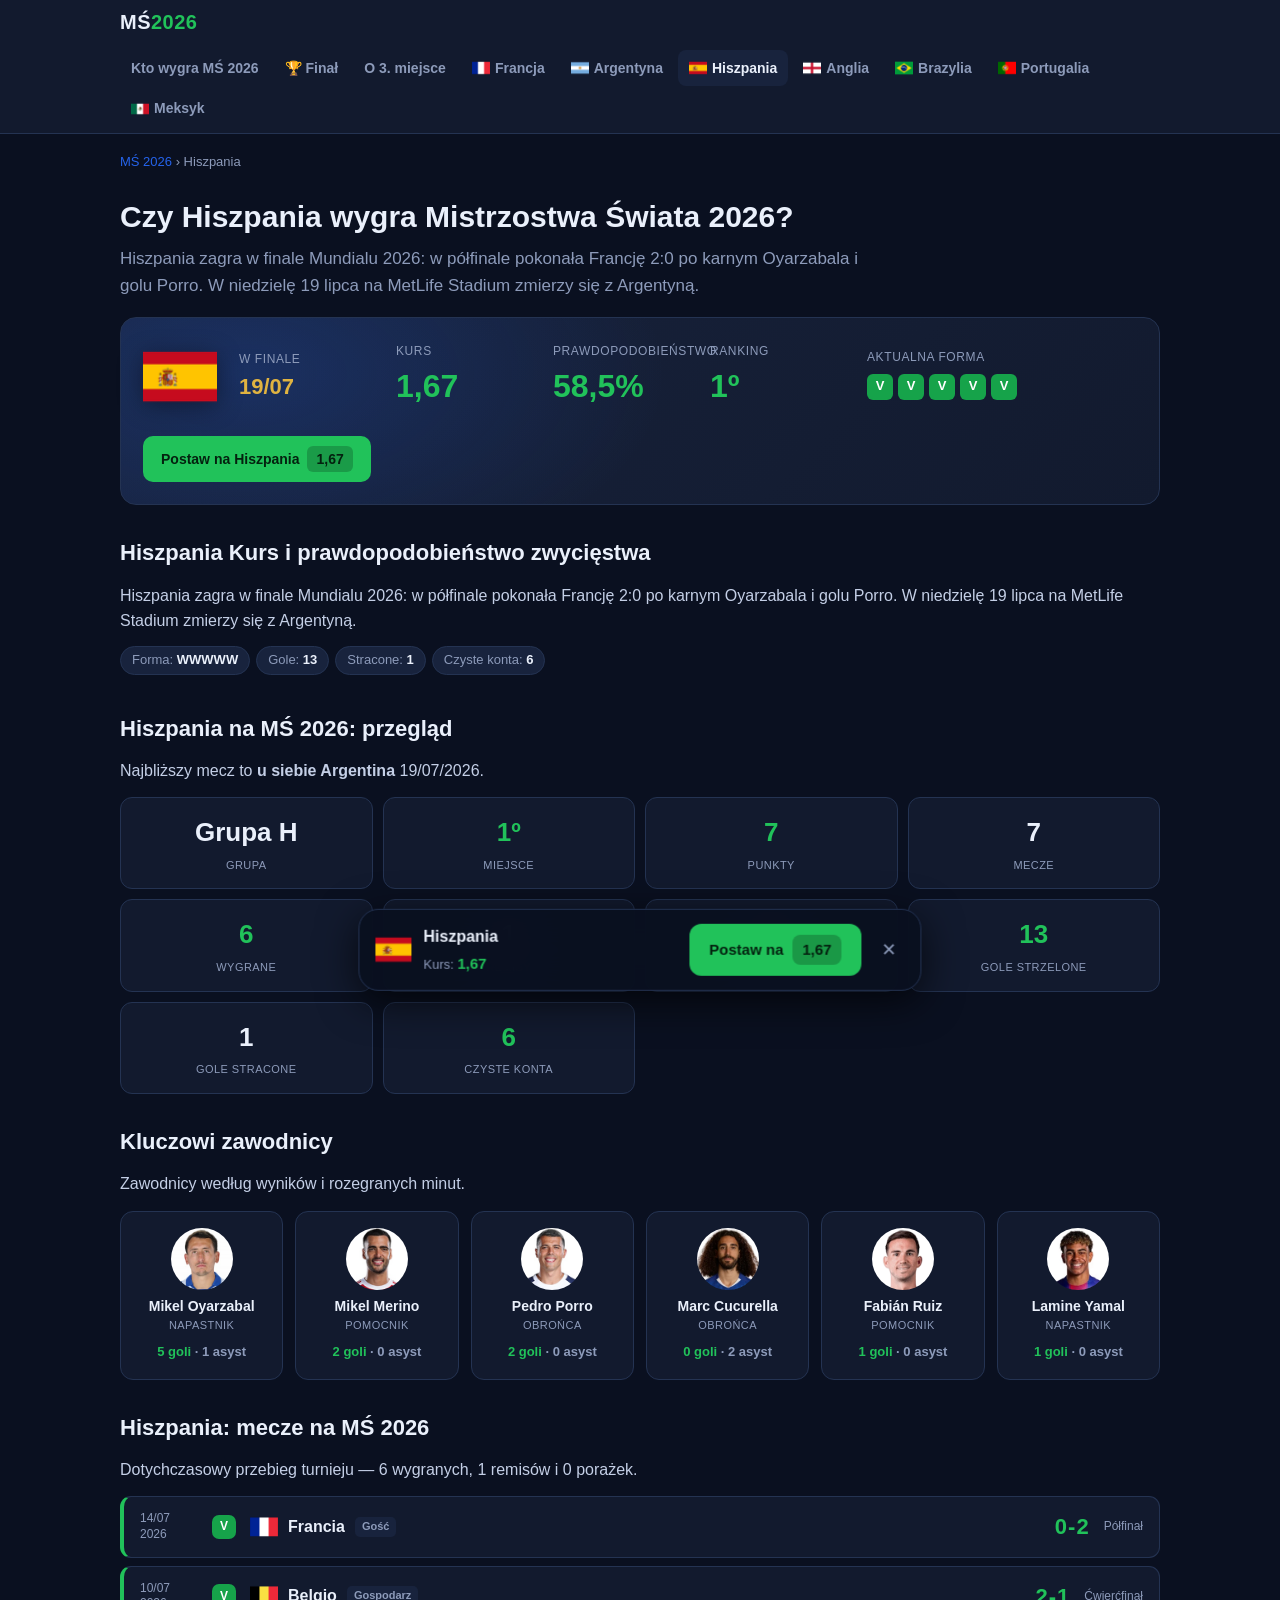
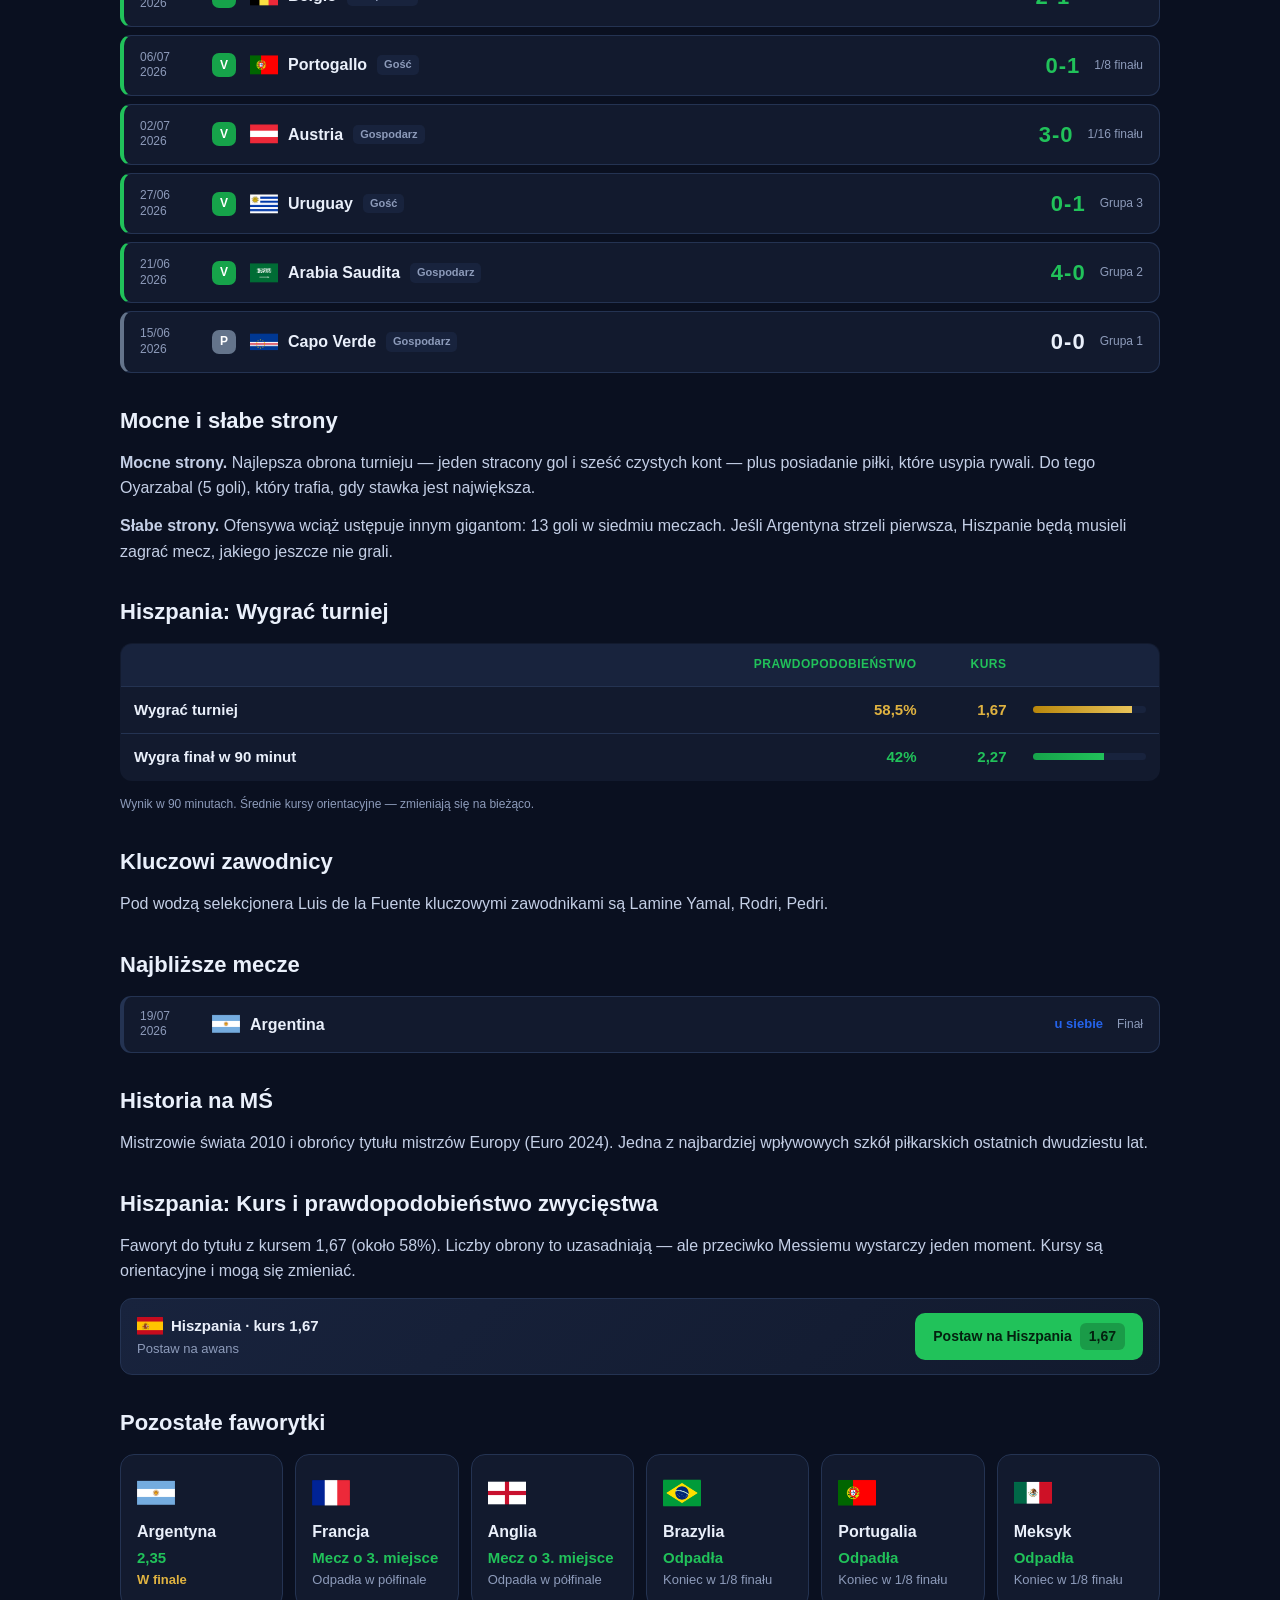
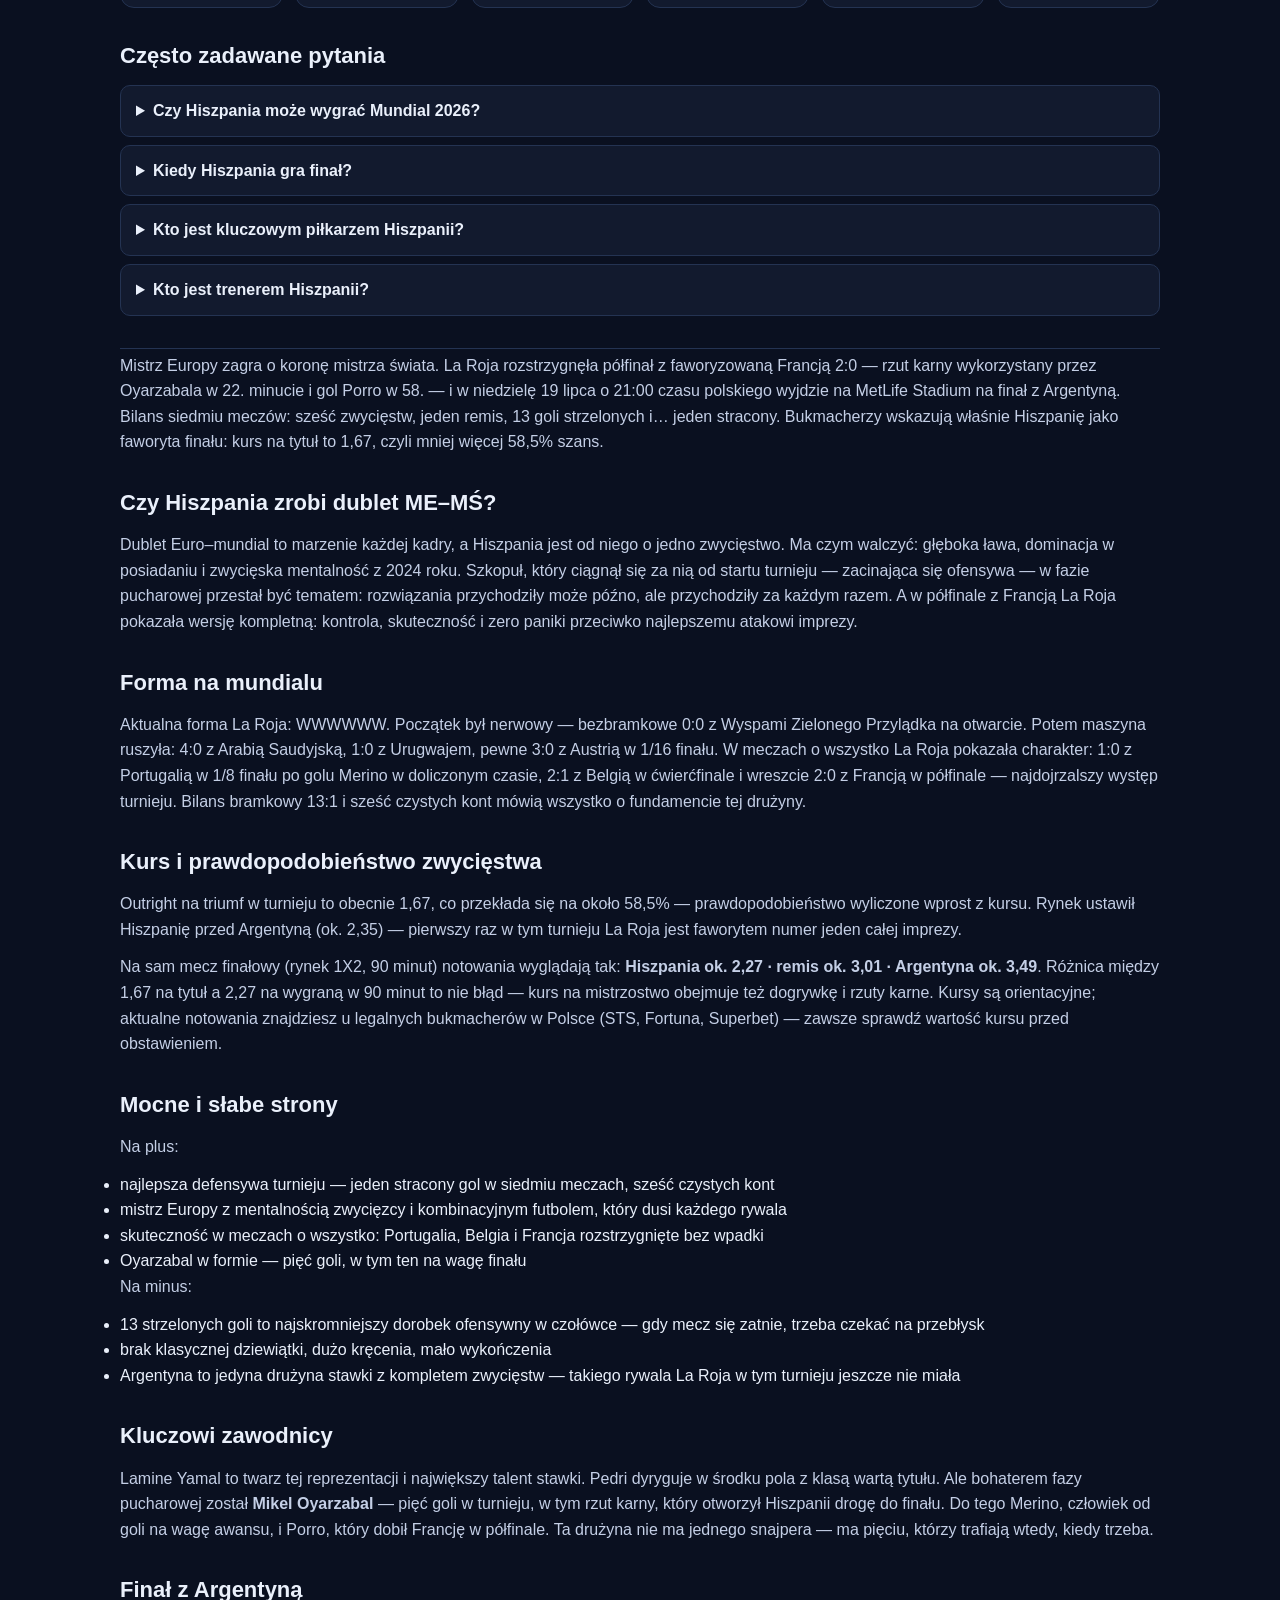
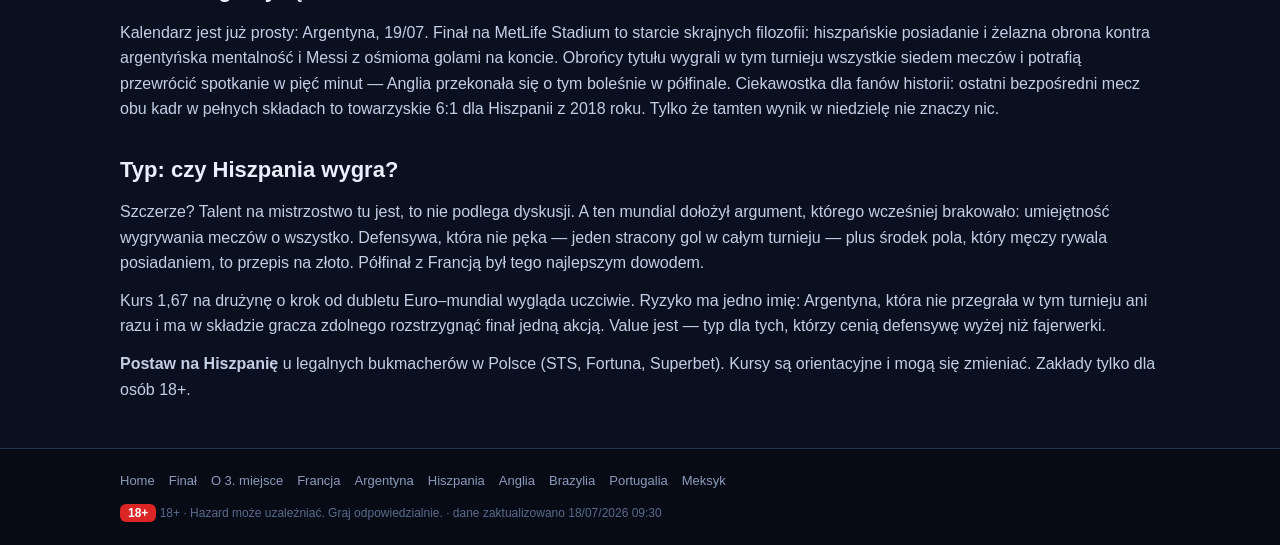
<file: hiszpania/index.html>
<!DOCTYPE html><html lang="pl"><head><meta charset="UTF-8"><meta name="viewport" content="width=device-width,initial-scale=1"><title>Czy Hiszpania wygra MŚ 2026? Finał i kursy</title><meta name="description" content="Hiszpania w finale MŚ 2026 po 2:0 z Francją. Kursy na tytuł i mecz z Argentyną 19 lipca, żelazna defensywa, forma Oyarzabala i nasz typ."><link rel="icon" type="image/svg+xml" href="../favicon.svg"><link rel="canonical" href="https://kto-wygra-mundial-2026.pl/hiszpania/">
<link rel="stylesheet" href="../assets/style.css"><script type="application/ld+json">{"@context": "https://schema.org", "@graph": [{"@type": "Article", "headline": "Hiszpania na MŚ 2026: przegląd", "about": "Hiszpania w półfinale MŚ 2026: kursy, szanse i typ"}, {"@type": "BreadcrumbList", "itemListElement": [{"@type": "ListItem", "position": 1, "name": "MŚ 2026", "item": "https://kto-wygra-mundial-2026.pl/"}, {"@type": "ListItem", "position": 2, "name": "Hiszpania", "item": "https://kto-wygra-mundial-2026.pl/hiszpania/"}]}, {"@type": "FAQPage", "mainEntity": [{"@type": "Question", "name": "Czy Hiszpania może wygrać Mundial 2026?", "acceptedAnswer": {"@type": "Answer", "text": "Tak — gra w finale. Kurs 1,67 to około 58% szans. Rywalem jest Argentyna."}}, {"@type": "Question", "name": "Kiedy Hiszpania gra finał?", "acceptedAnswer": {"@type": "Answer", "text": "W niedzielę 19 lipca 2026 o 21:00 czasu polskiego na MetLife Stadium przeciwko Argentynie."}}, {"@type": "Question", "name": "Kto jest kluczowym piłkarzem Hiszpanii?", "acceptedAnswer": {"@type": "Answer", "text": "Strzelecko Oyarzabal (5 goli), grę prowadzą Pedri i Lamine Yamal, a obrona zanotowała sześć czystych kont."}}, {"@type": "Question", "name": "Kto jest trenerem Hiszpanii?", "acceptedAnswer": {"@type": "Answer", "text": "Luis de la Fuente."}}]}]}</script></head><body><header><div class="wrap hd"><a class="logo" href="../">MŚ<b>2026</b></a><nav class="hnav"><a href="../">Kto wygra MŚ 2026</a><a href="../final/">🏆 Finał</a><a href="../mecz-o-3-miejsce/">O 3. miejsce</a><a href="../francja/"><img class="flag" src="../assets/img/t2.png" alt="" loading="lazy">Francja</a><a href="../argentyna/"><img class="flag" src="../assets/img/t26.png" alt="" loading="lazy">Argentyna</a><a href="../hiszpania/" class=on><img class="flag" src="../assets/img/t9.png" alt="" loading="lazy">Hiszpania</a><a href="../anglia/"><img class="flag" src="../assets/img/t10.png" alt="" loading="lazy">Anglia</a><a href="../brazylia/"><img class="flag" src="../assets/img/t6.png" alt="" loading="lazy">Brazylia</a><a href="../portugalia/"><img class="flag" src="../assets/img/t27.png" alt="" loading="lazy">Portugalia</a><a href="../meksyk/"><img class="flag" src="../assets/img/t16.png" alt="" loading="lazy">Meksyk</a></nav></div></header><main class="wrap">
<div class="bc"><a href="../">MŚ 2026</a> › Hiszpania</div>
<h1>Czy Hiszpania wygra Mistrzostwa Świata 2026?</h1>
<p class="lead">Hiszpania zagra w finale Mundialu 2026: w półfinale pokonała Francję 2:0 po karnym Oyarzabala i golu Porro. W niedzielę 19 lipca na MetLife Stadium zmierzy się z Argentyną.</p>
<div class="hero hgrad">
  <div class="big"><img class="flagL" src="../assets/img/t9.png" alt="" loading="lazy"></div>
  <div class="col"><div class="lb">W finale</div><div class="od" style="font-size:22px;color:var(--gold)">19/07</div></div><div class="col"><div class="lb">Kurs</div><div class="od">1,67</div></div><div class="col"><div class="lb">Prawdopodobieństwo</div><div class="od">58,5%</div></div><div class="col"><div class="lb">Ranking</div><div class="od">1º</div></div>
  <div class="col" style="flex:2;min-width:160px"><div class="lb">Aktualna forma</div><div class="form"><span class="fp V" title="Uruguay 0-1">V</span><span class="fp V" title="Austria 3-0">V</span><span class="fp V" title="Portogallo 0-1">V</span><span class="fp V" title="Belgio 2-1">V</span><span class="fp V" title="Francia 0-2">V</span></div></div>
  <div class="col" style="flex:0 0 auto"><a class="cta" href="/referral-link">Postaw na Hiszpania <span class="qq">1,67</span></a></div>
</div>
<div class="sec"><h2>Hiszpania Kurs i prawdopodobieństwo zwycięstwa</h2>
<p>Hiszpania zagra w finale Mundialu 2026: w półfinale pokonała Francję 2:0 po karnym Oyarzabala i golu Porro. W niedzielę 19 lipca na MetLife Stadium zmierzy się z Argentyną.</p>
<div style="margin-top:6px"><span class="chip">Forma: <b>WWWWW</b></span><span class="chip">Gole: <b>13</b></span><span class="chip">Stracone: <b>1</b></span><span class="chip">Czyste konta: <b>6</b></span></div></div>
<div class="sec"><h2>Hiszpania na MŚ 2026: przegląd</h2>
<p>Najbliższy mecz to <b>u siebie Argentina</b> 19/07/2026.</p>
<div class="statg"><div class="st"><div class="n">Grupa H</div><div class="l">Grupa</div></div><div class="st"><div class="n g">1º</div><div class="l">Miejsce</div></div><div class="st"><div class="n g">7</div><div class="l">Punkty</div></div><div class="st"><div class="n">7</div><div class="l">Mecze</div></div><div class="st"><div class="n g">6</div><div class="l">Wygrane</div></div><div class="st"><div class="n">1</div><div class="l">Remisy</div></div><div class="st"><div class="n">0</div><div class="l">Porażki</div></div><div class="st"><div class="n g">13</div><div class="l">Gole strzelone</div></div><div class="st"><div class="n">1</div><div class="l">Gole stracone</div></div><div class="st"><div class="n g">6</div><div class="l">Czyste konta</div></div></div></div>
<div class="sec"><h2>Kluczowi zawodnicy</h2><p>Zawodnicy według wyników i rozegranych minut.</p><div class="players"><div class="pl"><img class="pf" src="../assets/img/p47323.png" alt="" loading="lazy"><div class="nm">Mikel Oyarzabal</div><div class="po">Napastnik</div><div class="gl">5 goli <span class="a">· 1 asyst</span></div></div><div class="pl"><img class="pf" src="../assets/img/p47311.png" alt="" loading="lazy"><div class="nm">Mikel Merino</div><div class="po">Pomocnik</div><div class="gl">2 goli <span class="a">· 0 asyst</span></div></div><div class="pl"><img class="pf" src="../assets/img/p47519.png" alt="" loading="lazy"><div class="nm">Pedro Porro</div><div class="po">Obrońca</div><div class="gl">2 goli <span class="a">· 0 asyst</span></div></div><div class="pl"><img class="pf" src="../assets/img/p47380.png" alt="" loading="lazy"><div class="nm">Marc Cucurella</div><div class="po">Obrońca</div><div class="gl">0 goli <span class="a">· 2 asyst</span></div></div><div class="pl"><img class="pf" src="../assets/img/p328.png" alt="" loading="lazy"><div class="nm">Fabián Ruiz</div><div class="po">Pomocnik</div><div class="gl">1 goli <span class="a">· 0 asyst</span></div></div><div class="pl"><img class="pf" src="../assets/img/p386828.png" alt="" loading="lazy"><div class="nm">Lamine Yamal</div><div class="po">Napastnik</div><div class="gl">1 goli <span class="a">· 0 asyst</span></div></div></div></div>
<div class="sec"><h2>Hiszpania: mecze na MŚ 2026</h2><p>Dotychczasowy przebieg turnieju — 6 wygranych, 1 remisów i 0 porażek.</p><div class="matches"><div class="match V"><div class="dt">14/07<br>2026</div><div class="res">V</div><div class="opp"><img class="" src="../assets/img/t2.png" alt="" loading="lazy">Francia<span class="ha">Gość</span></div><div class="sco">0-2</div><div class="rnd">Półfinał</div></div><div class="match V"><div class="dt">10/07<br>2026</div><div class="res">V</div><div class="opp"><img class="" src="../assets/img/t1.png" alt="" loading="lazy">Belgio<span class="ha">Gospodarz</span></div><div class="sco">2-1</div><div class="rnd">Ćwierćfinał</div></div><div class="match V"><div class="dt">06/07<br>2026</div><div class="res">V</div><div class="opp"><img class="" src="../assets/img/t27.png" alt="" loading="lazy">Portogallo<span class="ha">Gość</span></div><div class="sco">0-1</div><div class="rnd">1/8 finału</div></div><div class="match V"><div class="dt">02/07<br>2026</div><div class="res">V</div><div class="opp"><img class="" src="../assets/img/t775.png" alt="" loading="lazy">Austria<span class="ha">Gospodarz</span></div><div class="sco">3-0</div><div class="rnd">1/16 finału</div></div><div class="match V"><div class="dt">27/06<br>2026</div><div class="res">V</div><div class="opp"><img class="" src="../assets/img/t7.png" alt="" loading="lazy">Uruguay<span class="ha">Gość</span></div><div class="sco">0-1</div><div class="rnd">Grupa 3</div></div><div class="match V"><div class="dt">21/06<br>2026</div><div class="res">V</div><div class="opp"><img class="" src="../assets/img/t23.png" alt="" loading="lazy">Arabia Saudita<span class="ha">Gospodarz</span></div><div class="sco">4-0</div><div class="rnd">Grupa 2</div></div><div class="match P"><div class="dt">15/06<br>2026</div><div class="res">P</div><div class="opp"><img class="" src="../assets/img/t1533.png" alt="" loading="lazy">Capo Verde<span class="ha">Gospodarz</span></div><div class="sco">0-0</div><div class="rnd">Grupa 1</div></div></div></div>
<div class="sec"><h2>Mocne i słabe strony</h2>
<p><b>Mocne strony.</b> Najlepsza obrona turnieju — jeden stracony gol i sześć czystych kont — plus posiadanie piłki, które usypia rywali. Do tego Oyarzabal (5 goli), który trafia, gdy stawka jest największa.</p>
<p><b>Słabe strony.</b> Ofensywa wciąż ustępuje innym gigantom: 13 goli w siedmiu meczach. Jeśli Argentyna strzeli pierwsza, Hiszpanie będą musieli zagrać mecz, jakiego jeszcze nie grali.</p></div>
<div class="sec"><h2>Hiszpania: Wygrać turniej</h2><table class="esiti"><tr><th>&nbsp;</th><th class="pc">Prawdopodobieństwo</th><th class="pc">Kurs</th><th class="ba">&nbsp;</th></tr><tr><td><b>Wygrać turniej</b></td><td class="pc real">58,5%</td><td class="pc real">1,67</td><td class="ba"><div class="bar"><i style="width:88%;background:linear-gradient(90deg,#b8860b,#e9c45a)"></i></div></td></tr><tr><td>Wygra finał w 90 minut</td><td class="pc">42%</td><td class="pc">2,27</td><td class="ba"><div class="bar"><i style="width:63%"></i></div></td></tr></table><p style="font-size:12px;color:var(--mut)">Wynik w 90 minutach. Średnie kursy orientacyjne — zmieniają się na bieżąco.</p></div>
<div class="sec"><h2>Kluczowi zawodnicy</h2>
<p>Pod wodzą selekcjonera Luis de la Fuente kluczowymi zawodnikami są Lamine Yamal, Rodri, Pedri.</p></div>
<div class="sec"><h2>Najbliższe mecze</h2><div class="matches"><div class="match"><div class="dt">19/07<br>2026</div><div class="opp"><img class="" src="../assets/img/t26.png" alt="" loading="lazy">Argentina</div><div class="soon">u siebie</div><div class="rnd">Finał</div></div></div></div>
<div class="sec"><h2>Historia na MŚ</h2>
<p>Mistrzowie świata 2010 i obrońcy tytułu mistrzów Europy (Euro 2024). Jedna z najbardziej wpływowych szkół piłkarskich ostatnich dwudziestu lat.</p></div>
<div class="sec"><h2>Hiszpania: Kurs i prawdopodobieństwo zwycięstwa</h2>
<p>Faworyt do tytułu z kursem 1,67 (około 58%). Liczby obrony to uzasadniają — ale przeciwko Messiemu wystarczy jeden moment. Kursy są orientacyjne i mogą się zmieniać.</p>
<div class="betbox"><div style="flex:1;min-width:180px"><div class="t"><img class="flag" src="../assets/img/t9.png" alt="" loading="lazy"> Hiszpania · kurs 1,67</div><div class="s">Postaw na awans</div></div><a class="cta" href="/referral-link">Postaw na Hiszpania <span class="qq">1,67</span></a></div></div>
<div class="sec"><h2>Pozostałe faworytki</h2><div class="cards"><a class="tcard" href="../argentyna/"><div class="fl"><img class="flag" src="../assets/img/t26.png" alt="" loading="lazy"></div><div class="nm">Argentyna</div><div class="od">2,35</div><div class="pb" style="color:var(--gold);font-weight:700">W finale</div></a><a class="tcard" href="../francja/"><div class="fl"><img class="flag" src="../assets/img/t2.png" alt="" loading="lazy"></div><div class="nm">Francja</div><div class="od" style="font-size:15px">Mecz o 3. miejsce</div><div class="pb">Odpadła w półfinale</div></a><a class="tcard" href="../anglia/"><div class="fl"><img class="flag" src="../assets/img/t10.png" alt="" loading="lazy"></div><div class="nm">Anglia</div><div class="od" style="font-size:15px">Mecz o 3. miejsce</div><div class="pb">Odpadła w półfinale</div></a><a class="tcard" href="../brazylia/"><div class="fl"><img class="flag" src="../assets/img/t6.png" alt="" loading="lazy"></div><div class="nm">Brazylia</div><div class="od" style="font-size:15px">Odpadła</div><div class="pb">Koniec w 1/8 finału</div></a><a class="tcard" href="../portugalia/"><div class="fl"><img class="flag" src="../assets/img/t27.png" alt="" loading="lazy"></div><div class="nm">Portugalia</div><div class="od" style="font-size:15px">Odpadła</div><div class="pb">Koniec w 1/8 finału</div></a><a class="tcard" href="../meksyk/"><div class="fl"><img class="flag" src="../assets/img/t16.png" alt="" loading="lazy"></div><div class="nm">Meksyk</div><div class="od" style="font-size:15px">Odpadła</div><div class="pb">Koniec w 1/8 finału</div></a></div></div>
<div class="sec"><h2>Często zadawane pytania</h2><details><summary>Czy Hiszpania może wygrać Mundial 2026?</summary><p>Tak — gra w finale. Kurs 1,67 to około 58% szans. Rywalem jest Argentyna.</p></details><details><summary>Kiedy Hiszpania gra finał?</summary><p>W niedzielę 19 lipca 2026 o 21:00 czasu polskiego na MetLife Stadium przeciwko Argentynie.</p></details><details><summary>Kto jest kluczowym piłkarzem Hiszpanii?</summary><p>Strzelecko Oyarzabal (5 goli), grę prowadzą Pedri i Lamine Yamal, a obrona zanotowała sześć czystych kont.</p></details><details><summary>Kto jest trenerem Hiszpanii?</summary><p>Luis de la Fuente.</p></details></div>

<div class="sec" style="border-top:1px solid var(--line);margin-top:32px;padding-top:4px">
<p>Mistrz Europy zagra o koronę mistrza świata. La Roja rozstrzygnęła półfinał z faworyzowaną Francją 2:0 — rzut karny wykorzystany przez Oyarzabala w 22. minucie i gol Porro w 58. — i w niedzielę 19 lipca o 21:00 czasu polskiego wyjdzie na MetLife Stadium na finał z Argentyną. Bilans siedmiu meczów: sześć zwycięstw, jeden remis, 13 goli strzelonych i… jeden stracony. Bukmacherzy wskazują właśnie Hiszpanię jako faworyta finału: kurs na tytuł to 1,67, czyli mniej więcej 58,5% szans.</p>
<h2>Czy Hiszpania zrobi dublet ME–MŚ?</h2>
<p>Dublet Euro–mundial to marzenie każdej kadry, a Hiszpania jest od niego o jedno zwycięstwo. Ma czym walczyć: głęboka ława, dominacja w posiadaniu i zwycięska mentalność z 2024 roku. Szkopuł, który ciągnął się za nią od startu turnieju — zacinająca się ofensywa — w fazie pucharowej przestał być tematem: rozwiązania przychodziły może późno, ale przychodziły za każdym razem. A w półfinale z Francją La Roja pokazała wersję kompletną: kontrola, skuteczność i zero paniki przeciwko najlepszemu atakowi imprezy.</p>
<h2>Forma na mundialu</h2>
<p>Aktualna forma La Roja: WWWWWW. Początek był nerwowy — bezbramkowe 0:0 z Wyspami Zielonego Przylądka na otwarcie. Potem maszyna ruszyła: 4:0 z Arabią Saudyjską, 1:0 z Urugwajem, pewne 3:0 z Austrią w 1/16 finału. W meczach o wszystko La Roja pokazała charakter: 1:0 z Portugalią w 1/8 finału po golu Merino w doliczonym czasie, 2:1 z Belgią w ćwierćfinale i wreszcie 2:0 z Francją w półfinale — najdojrzalszy występ turnieju. Bilans bramkowy 13:1 i sześć czystych kont mówią wszystko o fundamencie tej drużyny.</p>
<h2>Kurs i prawdopodobieństwo zwycięstwa</h2>
<p>Outright na triumf w turnieju to obecnie 1,67, co przekłada się na około 58,5% — prawdopodobieństwo wyliczone wprost z kursu. Rynek ustawił Hiszpanię przed Argentyną (ok. 2,35) — pierwszy raz w tym turnieju La Roja jest faworytem numer jeden całej imprezy.</p>
<p>Na sam mecz finałowy (rynek 1X2, 90 minut) notowania wyglądają tak: <b>Hiszpania ok. 2,27 · remis ok. 3,01 · Argentyna ok. 3,49</b>. Różnica między 1,67 na tytuł a 2,27 na wygraną w 90 minut to nie błąd — kurs na mistrzostwo obejmuje też dogrywkę i rzuty karne. Kursy są orientacyjne; aktualne notowania znajdziesz u legalnych bukmacherów w Polsce (STS, Fortuna, Superbet) — zawsze sprawdź wartość kursu przed obstawieniem.</p>
<h2>Mocne i słabe strony</h2>
<p>Na plus:</p>
<ul>
<li>najlepsza defensywa turnieju — jeden stracony gol w siedmiu meczach, sześć czystych kont</li>
<li>mistrz Europy z mentalnością zwycięzcy i kombinacyjnym futbolem, który dusi każdego rywala</li>
<li>skuteczność w meczach o wszystko: Portugalia, Belgia i Francja rozstrzygnięte bez wpadki</li>
<li>Oyarzabal w formie — pięć goli, w tym ten na wagę finału</li>
</ul>
<p>Na minus:</p>
<ul>
<li>13 strzelonych goli to najskromniejszy dorobek ofensywny w czołówce — gdy mecz się zatnie, trzeba czekać na przebłysk</li>
<li>brak klasycznej dziewiątki, dużo kręcenia, mało wykończenia</li>
<li>Argentyna to jedyna drużyna stawki z kompletem zwycięstw — takiego rywala La Roja w tym turnieju jeszcze nie miała</li>
</ul>
<h2>Kluczowi zawodnicy</h2>
<p>Lamine Yamal to twarz tej reprezentacji i największy talent stawki. Pedri dyryguje w środku pola z klasą wartą tytułu. Ale bohaterem fazy pucharowej został <b>Mikel Oyarzabal</b> — pięć goli w turnieju, w tym rzut karny, który otworzył Hiszpanii drogę do finału. Do tego Merino, człowiek od goli na wagę awansu, i Porro, który dobił Francję w półfinale. Ta drużyna nie ma jednego snajpera — ma pięciu, którzy trafiają wtedy, kiedy trzeba.</p>
<h2>Finał z Argentyną</h2>
<p>Kalendarz jest już prosty: Argentyna, 19/07. Finał na MetLife Stadium to starcie skrajnych filozofii: hiszpańskie posiadanie i żelazna obrona kontra argentyńska mentalność i Messi z ośmioma golami na koncie. Obrońcy tytułu wygrali w tym turnieju wszystkie siedem meczów i potrafią przewrócić spotkanie w pięć minut — Anglia przekonała się o tym boleśnie w półfinale. Ciekawostka dla fanów historii: ostatni bezpośredni mecz obu kadr w pełnych składach to towarzyskie 6:1 dla Hiszpanii z 2018 roku. Tylko że tamten wynik w niedzielę nie znaczy nic.</p>
<h2>Typ: czy Hiszpania wygra?</h2>
<p>Szczerze? Talent na mistrzostwo tu jest, to nie podlega dyskusji. A ten mundial dołożył argument, którego wcześniej brakowało: umiejętność wygrywania meczów o wszystko. Defensywa, która nie pęka — jeden stracony gol w całym turnieju — plus środek pola, który męczy rywala posiadaniem, to przepis na złoto. Półfinał z Francją był tego najlepszym dowodem.</p>
<p>Kurs 1,67 na drużynę o krok od dubletu Euro–mundial wygląda uczciwie. Ryzyko ma jedno imię: Argentyna, która nie przegrała w tym turnieju ani razu i ma w składzie gracza zdolnego rozstrzygnąć finał jedną akcją. Value jest — typ dla tych, którzy cenią defensywę wyżej niż fajerwerki.</p>
<p><b>Postaw na Hiszpanię</b> u legalnych bukmacherów w Polsce (STS, Fortuna, Superbet). Kursy są orientacyjne i mogą się zmieniać. Zakłady tylko dla osób 18+.</p>
</div>
</main><footer><div class="fwrap"><nav class="fnav"><a href="../">Home</a><a href="../final/">Finał</a><a href="../mecz-o-3-miejsce/">O 3. miejsce</a><a href="../francja/">Francja</a><a href="../argentyna/">Argentyna</a><a href="../hiszpania/">Hiszpania</a><a href="../anglia/">Anglia</a><a href="../brazylia/">Brazylia</a><a href="../portugalia/">Portugalia</a><a href="../meksyk/">Meksyk</a></nav><div class="upd"><span class="age">18+</span> 18+ · Hazard może uzależniać. Graj odpowiedzialnie. · dane zaktualizowano 18/07/2026 09:30</div></div></footer><div class="stickybar" id="sbar"><div class="sf"><img src="../assets/img/t9.png" alt=""><div><div class="sn">Hiszpania</div><div class="sq">Kurs: <b>1,67</b></div></div></div><a class="sbtn" href="/referral-link">Postaw na <span class="sq2">1,67</span></a><button class="sclose" onclick="document.getElementById('sbar').remove()">✕</button></div><script>var _sb=document.getElementById("sbar");window.addEventListener("scroll",function(){_sb&&(_sb.classList.toggle("show",window.scrollY>320))},{passive:true});</script></body></html>
</file>
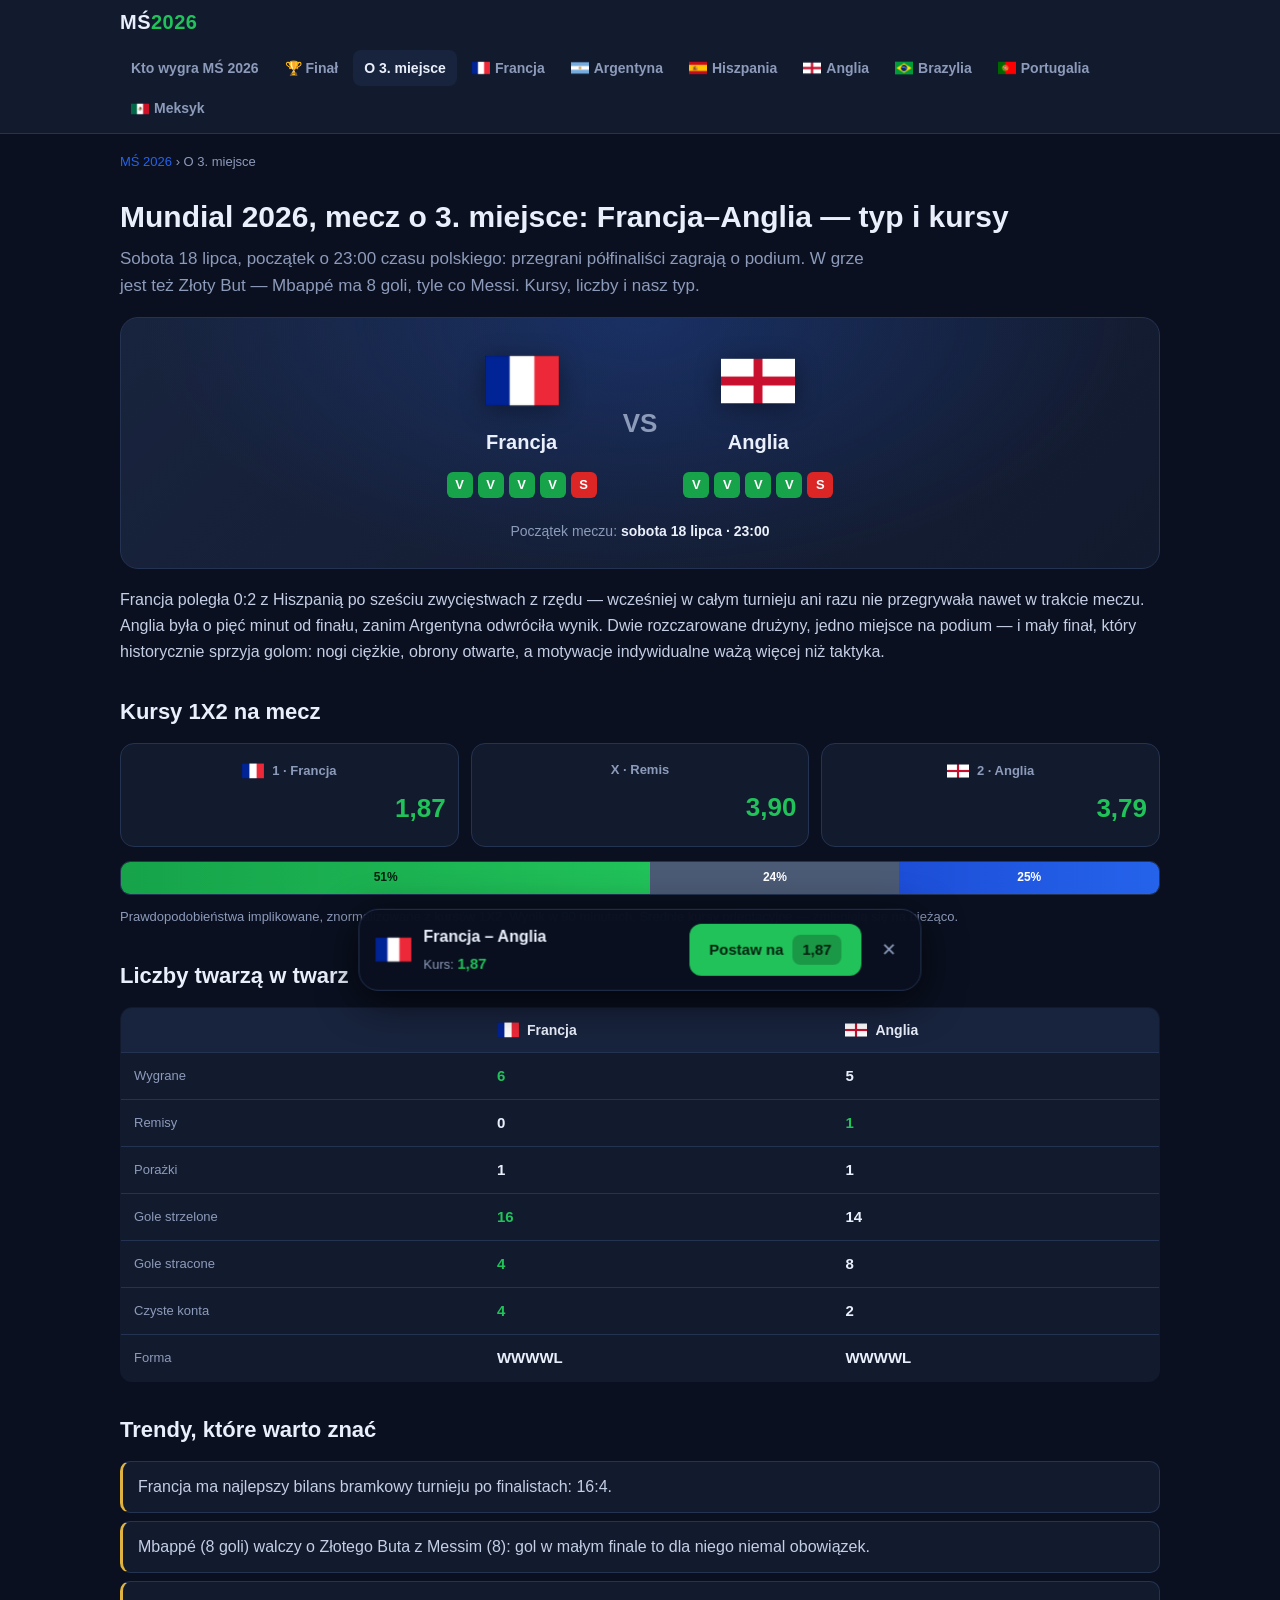
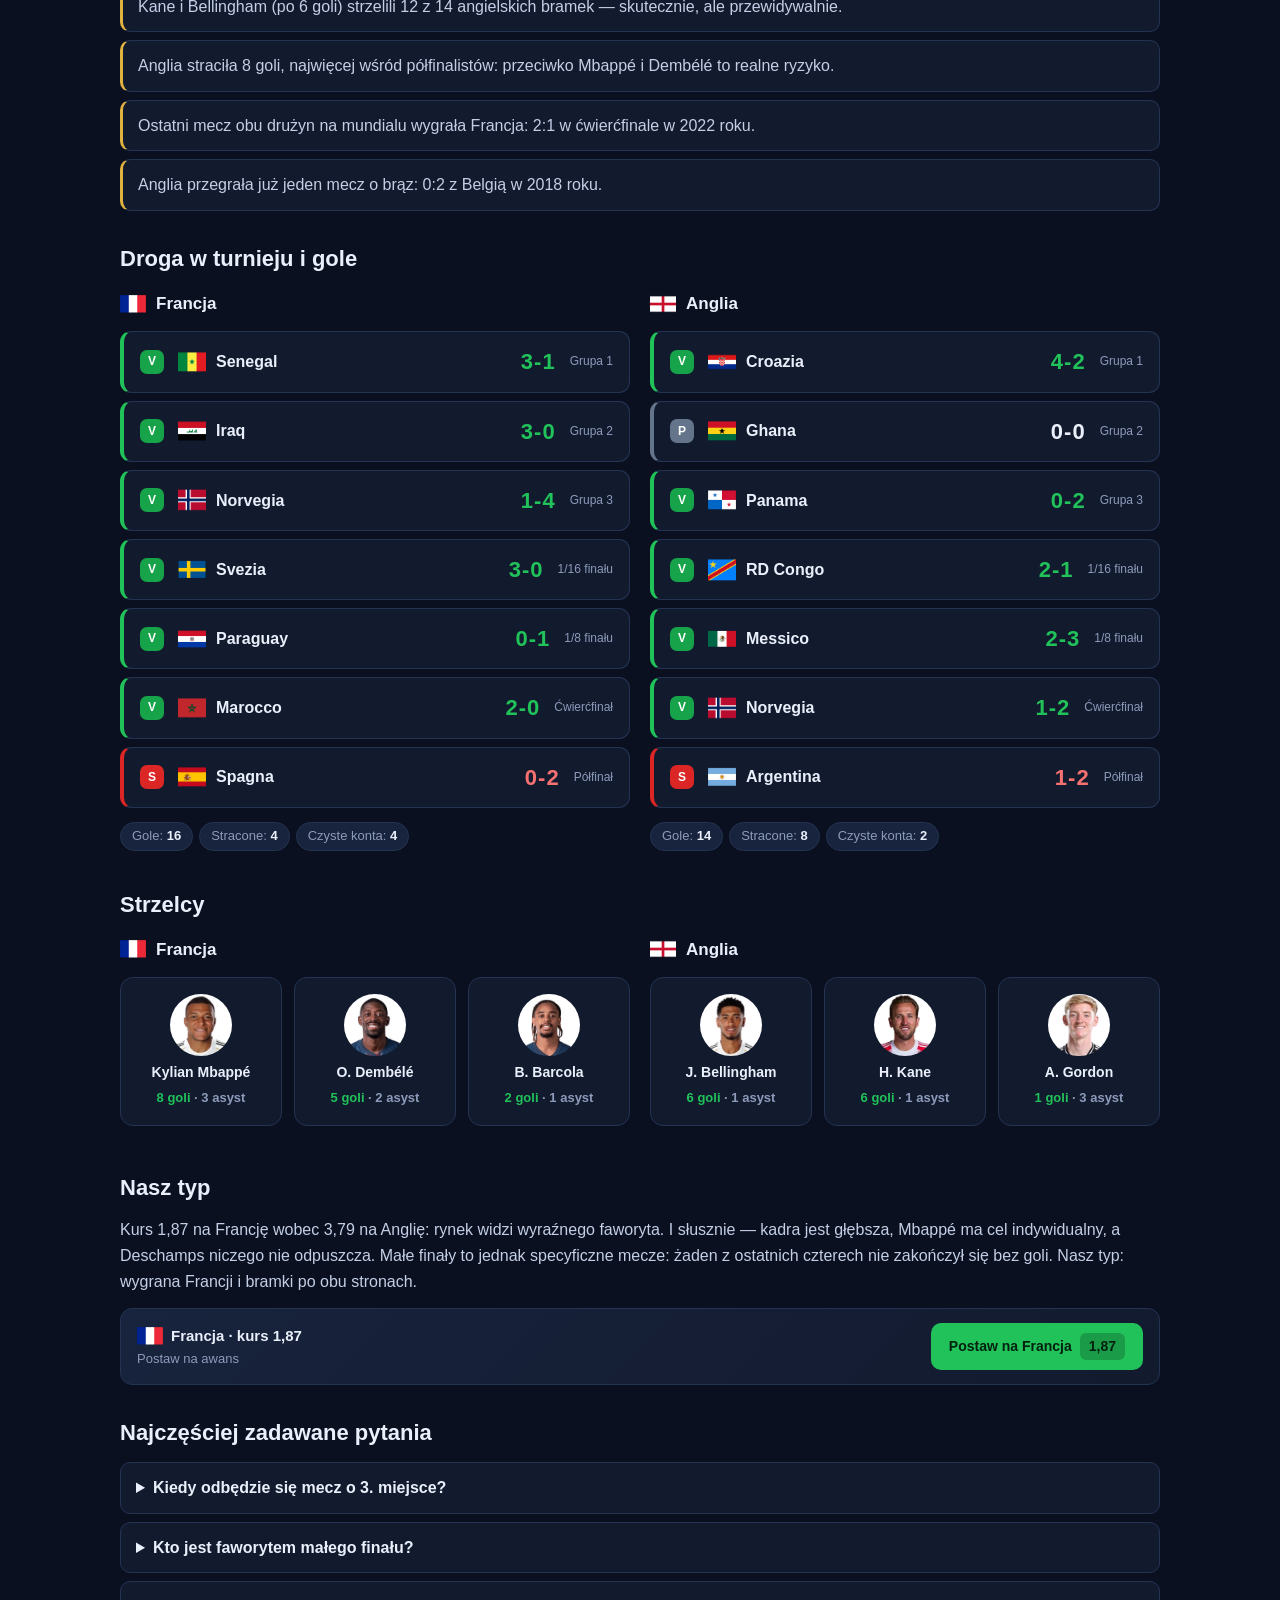
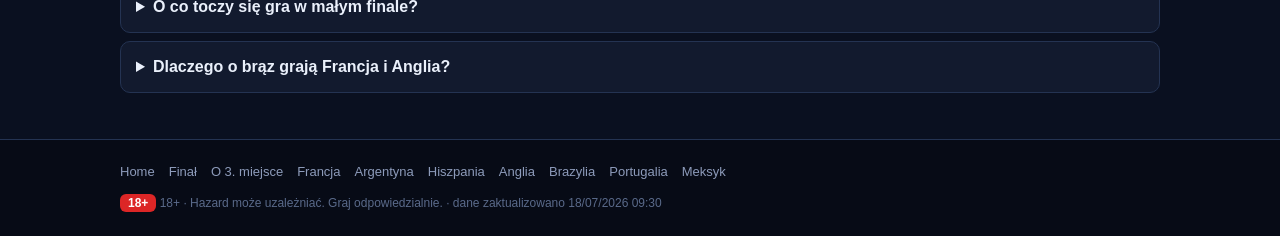
<file: mecz-o-3-miejsce/index.html>
<!DOCTYPE html><html lang="pl"><head><meta charset="UTF-8"><meta name="viewport" content="width=device-width,initial-scale=1"><title>Mecz o 3. miejsce Mundialu 2026: Francja–Anglia — typ i kursy</title><meta name="description" content="Francja–Anglia o brąz Mundialu 2026: sobota 18 lipca. Kursy 1X2, statystyki, droga w turnieju i nasz typ na mały finał."><link rel="icon" type="image/svg+xml" href="../favicon.svg"><link rel="canonical" href="https://kto-wygra-mundial-2026.pl/mecz-o-3-miejsce/">
<link rel="stylesheet" href="../assets/style.css"><script type="application/ld+json">{"@context": "https://schema.org", "@graph": [{"@type": "SportsEvent", "name": "Francja – Anglia", "startDate": "2026-07-18T21:00:00Z", "competitor": [{"@type": "SportsTeam", "name": "Francja"}, {"@type": "SportsTeam", "name": "Anglia"}]}, {"@type": "BreadcrumbList", "itemListElement": [{"@type": "ListItem", "position": 1, "name": "MŚ 2026", "item": "/"}, {"@type": "ListItem", "position": 2, "name": "Mundial 2026, mecz o 3. miejsce: Francja–Anglia — typ i kursy", "item": "/mecz-o-3-miejsce/"}]}, {"@type": "FAQPage", "mainEntity": [{"@type": "Question", "name": "Kiedy odbędzie się mecz o 3. miejsce?", "acceptedAnswer": {"@type": "Answer", "text": "W sobotę 18 lipca 2026, początek o 23:00 czasu polskiego."}}, {"@type": "Question", "name": "Kto jest faworytem małego finału?", "acceptedAnswer": {"@type": "Answer", "text": "Francja z kursem 1,87 (około 51%); Anglia 3,79, remis w 90 minutach 3,90."}}, {"@type": "Question", "name": "O co toczy się gra w małym finale?", "acceptedAnswer": {"@type": "Answer", "text": "O brązowy medal i w praktyce o Złotego Buta: Mbappé z 8 golami goni Messiego."}}, {"@type": "Question", "name": "Dlaczego o brąz grają Francja i Anglia?", "acceptedAnswer": {"@type": "Answer", "text": "Obie przegrały półfinały: Francja 0:2 z Hiszpanią, Anglia 1:2 z Argentyną."}}]}]}</script></head><body><header><div class="wrap hd"><a class="logo" href="../">MŚ<b>2026</b></a><nav class="hnav"><a href="../">Kto wygra MŚ 2026</a><a href="../final/">🏆 Finał</a><a href="../mecz-o-3-miejsce/" class=on>O 3. miejsce</a><a href="../francja/"><img class="flag" src="../assets/img/t2.png" alt="" loading="lazy">Francja</a><a href="../argentyna/"><img class="flag" src="../assets/img/t26.png" alt="" loading="lazy">Argentyna</a><a href="../hiszpania/"><img class="flag" src="../assets/img/t9.png" alt="" loading="lazy">Hiszpania</a><a href="../anglia/"><img class="flag" src="../assets/img/t10.png" alt="" loading="lazy">Anglia</a><a href="../brazylia/"><img class="flag" src="../assets/img/t6.png" alt="" loading="lazy">Brazylia</a><a href="../portugalia/"><img class="flag" src="../assets/img/t27.png" alt="" loading="lazy">Portugalia</a><a href="../meksyk/"><img class="flag" src="../assets/img/t16.png" alt="" loading="lazy">Meksyk</a></nav></div></header><main class="wrap">
<div class="bc"><a href="../">MŚ 2026</a> › O 3. miejsce</div>
<h1>Mundial 2026, mecz o 3. miejsce: Francja–Anglia — typ i kursy</h1>
<p class="lead">Sobota 18 lipca, początek o 23:00 czasu polskiego: przegrani półfinaliści zagrają o podium. W grze jest też Złoty But — Mbappé ma 8 goli, tyle co Messi. Kursy, liczby i nasz typ.</p>

<div class="mhero">
  <div class="face">
    <div class="side"><img class="flagL" src="../assets/img/t2.png" alt="" loading="lazy"><div class="nm">Francja</div><div class="form" style="justify-content:center"><span class="fp V" title="Norvegia 1-4">V</span><span class="fp V" title="Svezia 3-0">V</span><span class="fp V" title="Paraguay 0-1">V</span><span class="fp V" title="Marocco 2-0">V</span><span class="fp S" title="Spagna 0-2">S</span></div></div>
    <div class="vs">VS</div>
    <div class="side"><img class="flagL" src="../assets/img/t10.png" alt="" loading="lazy"><div class="nm">Anglia</div><div class="form" style="justify-content:center"><span class="fp V" title="Panama 0-2">V</span><span class="fp V" title="RD Congo 2-1">V</span><span class="fp V" title="Messico 2-3">V</span><span class="fp V" title="Norvegia 1-2">V</span><span class="fp S" title="Argentina 1-2">S</span></div></div>
  </div>
  <div class="meta">Początek meczu: <b>sobota 18 lipca · 23:00</b></div>
  <div class="cdown" id="cd" data-t="2026-07-18T21:00:00Z">
    <div class="cell"><div class="n" data-d>–</div><div class="l">dni</div></div>
    <div class="cell"><div class="n" data-h>–</div><div class="l">godz</div></div>
    <div class="cell"><div class="n" data-m>–</div><div class="l">min</div></div>
  </div>
</div>
<script>(function(){var el=document.getElementById('cd');if(!el)return;var t=Date.parse(el.dataset.t);
function u(){var d=t-Date.now();if(d<0){el.style.display='none';return}var mm=Math.floor(d/60000);
el.querySelector('[data-d]').textContent=Math.floor(mm/1440);el.querySelector('[data-h]').textContent=Math.floor(mm%1440/60);
el.querySelector('[data-m]').textContent=mm%60;setTimeout(u,30000)}u()})();</script>
<div class="sec"><p>Francja poległa 0:2 z Hiszpanią po sześciu zwycięstwach z rzędu — wcześniej w całym turnieju ani razu nie przegrywała nawet w trakcie meczu. Anglia była o pięć minut od finału, zanim Argentyna odwróciła wynik. Dwie rozczarowane drużyny, jedno miejsce na podium — i mały finał, który historycznie sprzyja golom: nogi ciężkie, obrony otwarte, a motywacje indywidualne ważą więcej niż taktyka.</p></div>

<div class="sec"><h2>Kursy 1X2 na mecz</h2>
<div class="oddsrow">
  <a class="ob" href="/referral-link"><div class="t"><img class="" src="../assets/img/t2.png" alt="" loading="lazy">1 · Francja</div><div class="q">1,87</div></a>
  <a class="ob" href="/referral-link"><div class="t">X · Remis</div><div class="q">3,90</div></a>
  <a class="ob" href="/referral-link"><div class="t"><img class="" src="../assets/img/t10.png" alt="" loading="lazy">2 · Anglia</div><div class="q">3,79</div></a>
</div>
<div class="probbar">
  <span class="p1" style="width:51%">51%</span>
  <span class="px" style="width:24%">24%</span>
  <span class="p2" style="width:25%">25%</span>
</div>
<p style="font-size:13px;color:var(--mut)">Prawdopodobieństwa implikowane, znormalizowane z kursów 1X2. Wynik w 90 minutach. Średnie kursy orientacyjne — zmieniają się na bieżąco.</p></div>

<div class="sec"><h2>Liczby twarzą w twarz</h2><table class="cmp"><tr><th>&nbsp;</th><th><span class="thteam"><img class="" src="../assets/img/t2.png" alt="" loading="lazy">Francja</span></th><th><span class="thteam"><img class="" src="../assets/img/t10.png" alt="" loading="lazy">Anglia</span></th></tr><tr><td>Wygrane</td><td class="v best">6</td><td class="v">5</td></tr><tr><td>Remisy</td><td class="v">0</td><td class="v best">1</td></tr><tr><td>Porażki</td><td class="v">1</td><td class="v">1</td></tr><tr><td>Gole strzelone</td><td class="v best">16</td><td class="v">14</td></tr><tr><td>Gole stracone</td><td class="v best">4</td><td class="v">8</td></tr><tr><td>Czyste konta</td><td class="v best">4</td><td class="v">2</td></tr><tr><td>Forma</td><td class="v">WWWWL</td><td class="v">WWWWL</td></tr></table></div>
<div class="sec"><h2>Trendy, które warto znać</h2><ul class="trends"><li>Francja ma najlepszy bilans bramkowy turnieju po finalistach: 16:4.</li><li>Mbappé (8 goli) walczy o Złotego Buta z Messim (8): gol w małym finale to dla niego niemal obowiązek.</li><li>Kane i Bellingham (po 6 goli) strzelili 12 z 14 angielskich bramek — skutecznie, ale przewidywalnie.</li><li>Anglia straciła 8 goli, najwięcej wśród półfinalistów: przeciwko Mbappé i Dembélé to realne ryzyko.</li><li>Ostatni mecz obu drużyn na mundialu wygrała Francja: 2:1 w ćwierćfinale w 2022 roku.</li><li>Anglia przegrała już jeden mecz o brąz: 0:2 z Belgią w 2018 roku.</li></ul></div>
<div class="sec"><h2>Droga w turnieju i gole</h2><div class="pathgrid"><div><h3><img class="" src="../assets/img/t2.png" alt="" loading="lazy"> Francja</h3><div class="matches"><div class="match V"><div class="res">V</div><div class="opp"><img class="" src="../assets/img/t13.png" alt="" loading="lazy">Senegal</div><div class="sco">3-1</div><div class="rnd">Grupa 1</div></div><div class="match V"><div class="res">V</div><div class="opp"><img class="" src="../assets/img/t1567.png" alt="" loading="lazy">Iraq</div><div class="sco">3-0</div><div class="rnd">Grupa 2</div></div><div class="match V"><div class="res">V</div><div class="opp"><img class="" src="../assets/img/t1090.png" alt="" loading="lazy">Norvegia</div><div class="sco">1-4</div><div class="rnd">Grupa 3</div></div><div class="match V"><div class="res">V</div><div class="opp"><img class="" src="../assets/img/t5.png" alt="" loading="lazy">Svezia</div><div class="sco">3-0</div><div class="rnd">1/16 finału</div></div><div class="match V"><div class="res">V</div><div class="opp"><img class="" src="../assets/img/t2380.png" alt="" loading="lazy">Paraguay</div><div class="sco">0-1</div><div class="rnd">1/8 finału</div></div><div class="match V"><div class="res">V</div><div class="opp"><img class="" src="../assets/img/t31.png" alt="" loading="lazy">Marocco</div><div class="sco">2-0</div><div class="rnd">Ćwierćfinał</div></div><div class="match S"><div class="res">S</div><div class="opp"><img class="" src="../assets/img/t9.png" alt="" loading="lazy">Spagna</div><div class="sco">0-2</div><div class="rnd">Półfinał</div></div></div><div style="margin-top:8px"><span class="chip">Gole: <b>16</b></span><span class="chip">Stracone: <b>4</b></span><span class="chip">Czyste konta: <b>4</b></span></div></div><div><h3><img class="" src="../assets/img/t10.png" alt="" loading="lazy"> Anglia</h3><div class="matches"><div class="match V"><div class="res">V</div><div class="opp"><img class="" src="../assets/img/t3.png" alt="" loading="lazy">Croazia</div><div class="sco">4-2</div><div class="rnd">Grupa 1</div></div><div class="match P"><div class="res">P</div><div class="opp"><img class="" src="../assets/img/t1504.png" alt="" loading="lazy">Ghana</div><div class="sco">0-0</div><div class="rnd">Grupa 2</div></div><div class="match V"><div class="res">V</div><div class="opp"><img class="" src="../assets/img/t11.png" alt="" loading="lazy">Panama</div><div class="sco">0-2</div><div class="rnd">Grupa 3</div></div><div class="match V"><div class="res">V</div><div class="opp"><img class="" src="../assets/img/t1508.png" alt="" loading="lazy">RD Congo</div><div class="sco">2-1</div><div class="rnd">1/16 finału</div></div><div class="match V"><div class="res">V</div><div class="opp"><img class="" src="../assets/img/t16.png" alt="" loading="lazy">Messico</div><div class="sco">2-3</div><div class="rnd">1/8 finału</div></div><div class="match V"><div class="res">V</div><div class="opp"><img class="" src="../assets/img/t1090.png" alt="" loading="lazy">Norvegia</div><div class="sco">1-2</div><div class="rnd">Ćwierćfinał</div></div><div class="match S"><div class="res">S</div><div class="opp"><img class="" src="../assets/img/t26.png" alt="" loading="lazy">Argentina</div><div class="sco">1-2</div><div class="rnd">Półfinał</div></div></div><div style="margin-top:8px"><span class="chip">Gole: <b>14</b></span><span class="chip">Stracone: <b>8</b></span><span class="chip">Czyste konta: <b>2</b></span></div></div></div></div>
<div class="sec"><h2>Strzelcy</h2><div class="pathgrid"><div><h3><img class="" src="../assets/img/t2.png" alt="" loading="lazy"> Francja</h3><div class="players" style="grid-template-columns:repeat(auto-fill,minmax(120px,1fr))"><div class="pl"><img class="pf" src="../assets/img/p278.png" alt="" loading="lazy"><div class="nm">Kylian Mbappé</div><div class="gl">8 goli <span class="a">· 3 asyst</span></div></div><div class="pl"><img class="pf" src="../assets/img/p153.png" alt="" loading="lazy"><div class="nm">O. Dembélé</div><div class="gl">5 goli <span class="a">· 2 asyst</span></div></div><div class="pl"><img class="pf" src="../assets/img/p161904.png" alt="" loading="lazy"><div class="nm">B. Barcola</div><div class="gl">2 goli <span class="a">· 1 asyst</span></div></div></div></div><div><h3><img class="" src="../assets/img/t10.png" alt="" loading="lazy"> Anglia</h3><div class="players" style="grid-template-columns:repeat(auto-fill,minmax(120px,1fr))"><div class="pl"><img class="pf" src="../assets/img/p129718.png" alt="" loading="lazy"><div class="nm">J. Bellingham</div><div class="gl">6 goli <span class="a">· 1 asyst</span></div></div><div class="pl"><img class="pf" src="../assets/img/p184.png" alt="" loading="lazy"><div class="nm">H. Kane</div><div class="gl">6 goli <span class="a">· 1 asyst</span></div></div><div class="pl"><img class="pf" src="../assets/img/p138787.png" alt="" loading="lazy"><div class="nm">A. Gordon</div><div class="gl">1 goli <span class="a">· 3 asyst</span></div></div></div></div></div></div>
<div class="sec"><h2>Nasz typ</h2><p>Kurs 1,87 na Francję wobec 3,79 na Anglię: rynek widzi wyraźnego faworyta. I słusznie — kadra jest głębsza, Mbappé ma cel indywidualny, a Deschamps niczego nie odpuszcza. Małe finały to jednak specyficzne mecze: żaden z ostatnich czterech nie zakończył się bez goli. Nasz typ: wygrana Francji i bramki po obu stronach.</p><div class="betbox"><div style="flex:1;min-width:180px"><div class="t"><img class="flag" src="../assets/img/t2.png" alt="" loading="lazy"> Francja · kurs 1,87</div><div class="s">Postaw na awans</div></div><a class="cta" href="/referral-link">Postaw na Francja <span class="qq">1,87</span></a></div></div>
<div class="sec"><h2>Najczęściej zadawane pytania</h2><details><summary>Kiedy odbędzie się mecz o 3. miejsce?</summary><p>W sobotę 18 lipca 2026, początek o 23:00 czasu polskiego.</p></details><details><summary>Kto jest faworytem małego finału?</summary><p>Francja z kursem 1,87 (około 51%); Anglia 3,79, remis w 90 minutach 3,90.</p></details><details><summary>O co toczy się gra w małym finale?</summary><p>O brązowy medal i w praktyce o Złotego Buta: Mbappé z 8 golami goni Messiego.</p></details><details><summary>Dlaczego o brąz grają Francja i Anglia?</summary><p>Obie przegrały półfinały: Francja 0:2 z Hiszpanią, Anglia 1:2 z Argentyną.</p></details></div>
</main><footer><div class="fwrap"><nav class="fnav"><a href="../">Home</a><a href="../final/">Finał</a><a href="../mecz-o-3-miejsce/">O 3. miejsce</a><a href="../francja/">Francja</a><a href="../argentyna/">Argentyna</a><a href="../hiszpania/">Hiszpania</a><a href="../anglia/">Anglia</a><a href="../brazylia/">Brazylia</a><a href="../portugalia/">Portugalia</a><a href="../meksyk/">Meksyk</a></nav><div class="upd"><span class="age">18+</span> 18+ · Hazard może uzależniać. Graj odpowiedzialnie. · dane zaktualizowano 18/07/2026 09:30</div></div></footer><div class="stickybar" id="sbar"><div class="sf"><img src="../assets/img/t2.png" alt=""><div><div class="sn">Francja – Anglia</div><div class="sq">Kurs: <b>1,87</b></div></div></div><a class="sbtn" href="/referral-link">Postaw na <span class="sq2">1,87</span></a><button class="sclose" onclick="document.getElementById('sbar').remove()">✕</button></div><script>var _sb=document.getElementById("sbar");window.addEventListener("scroll",function(){_sb&&(_sb.classList.toggle("show",window.scrollY>320))},{passive:true});</script></body></html>
</file>
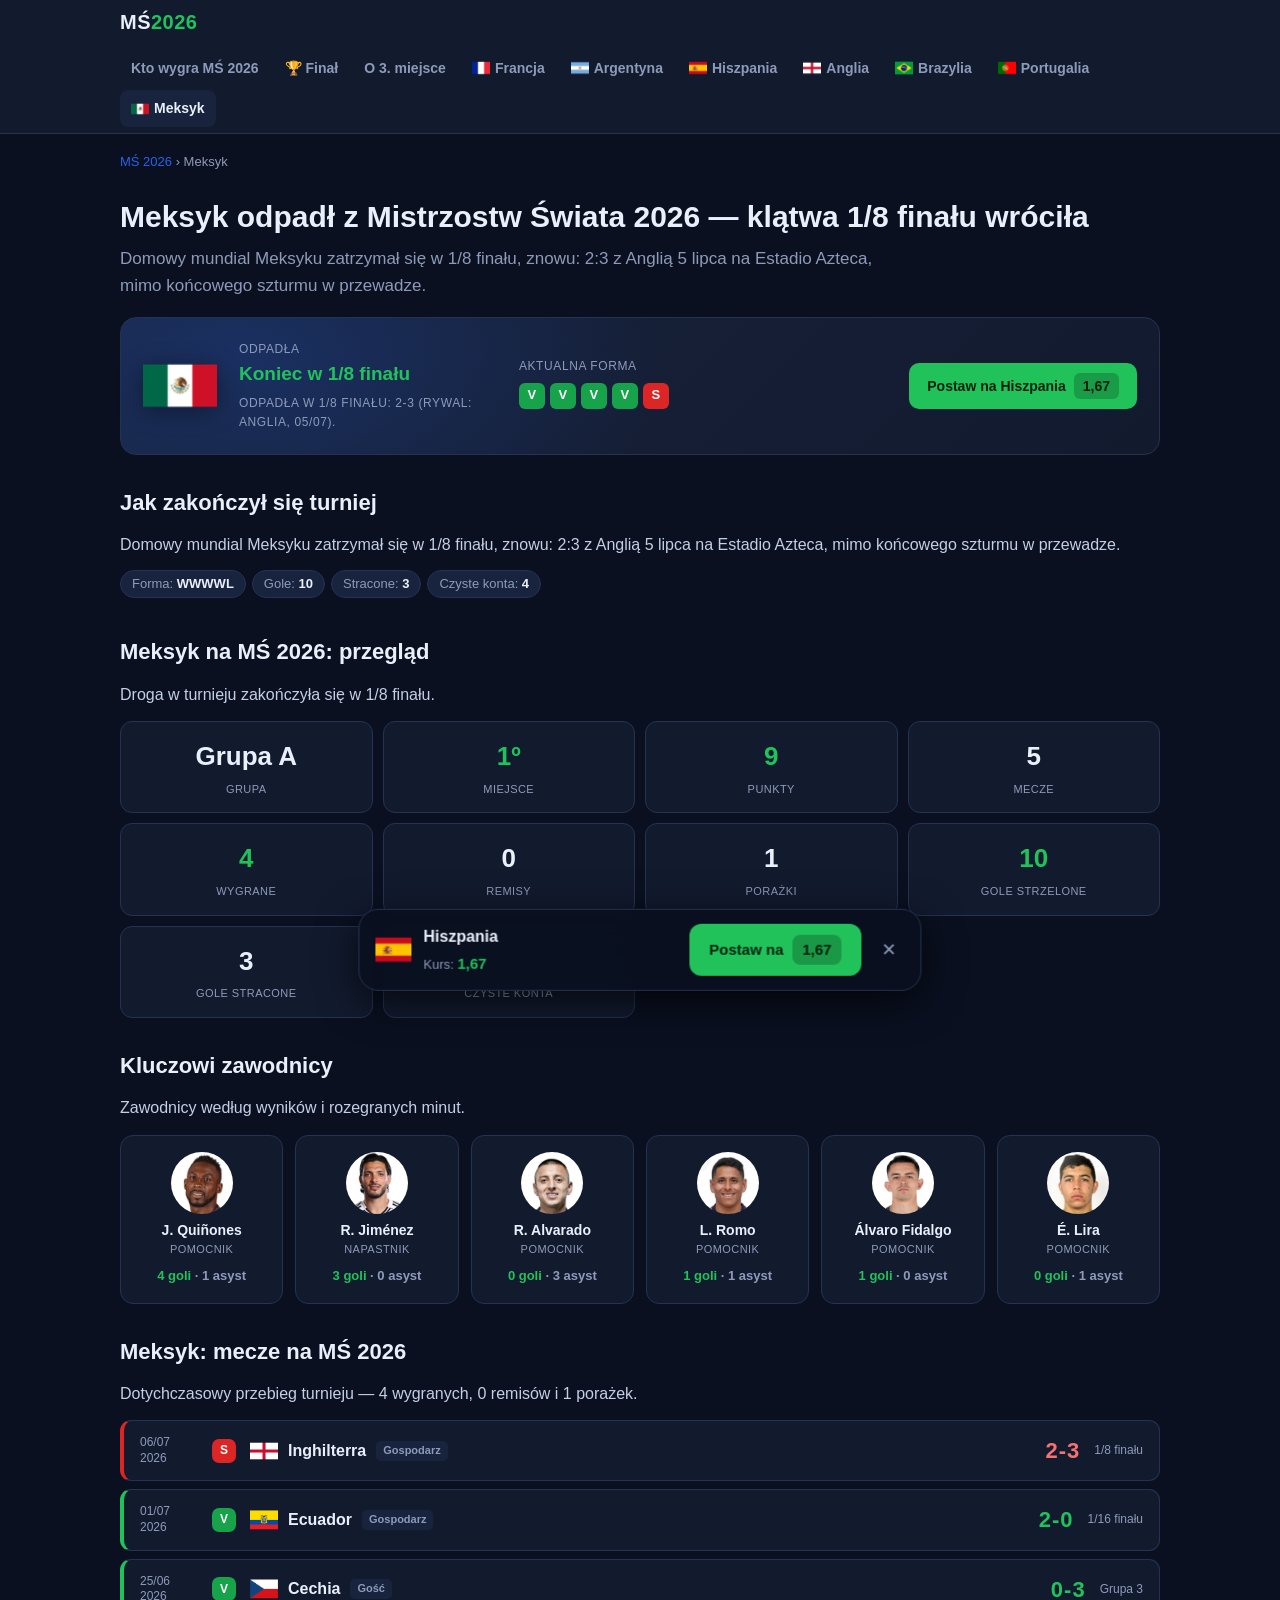
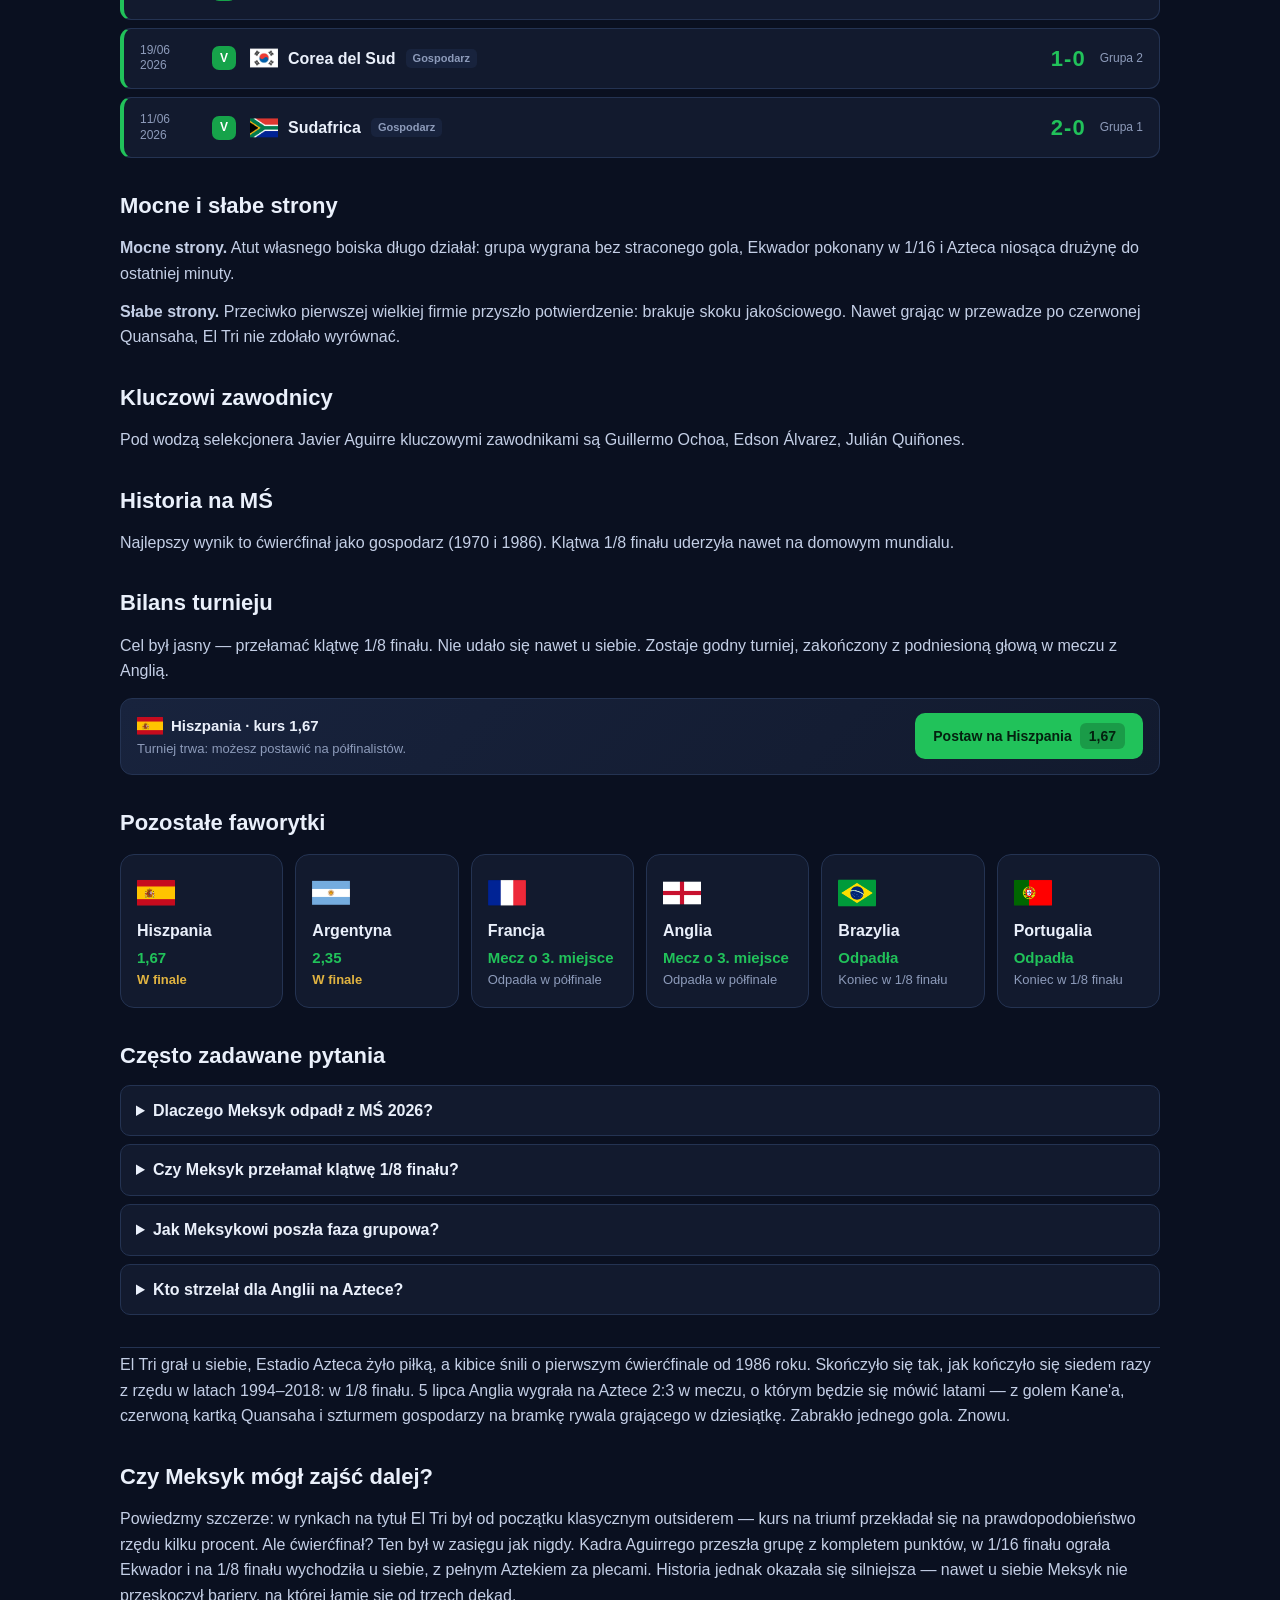
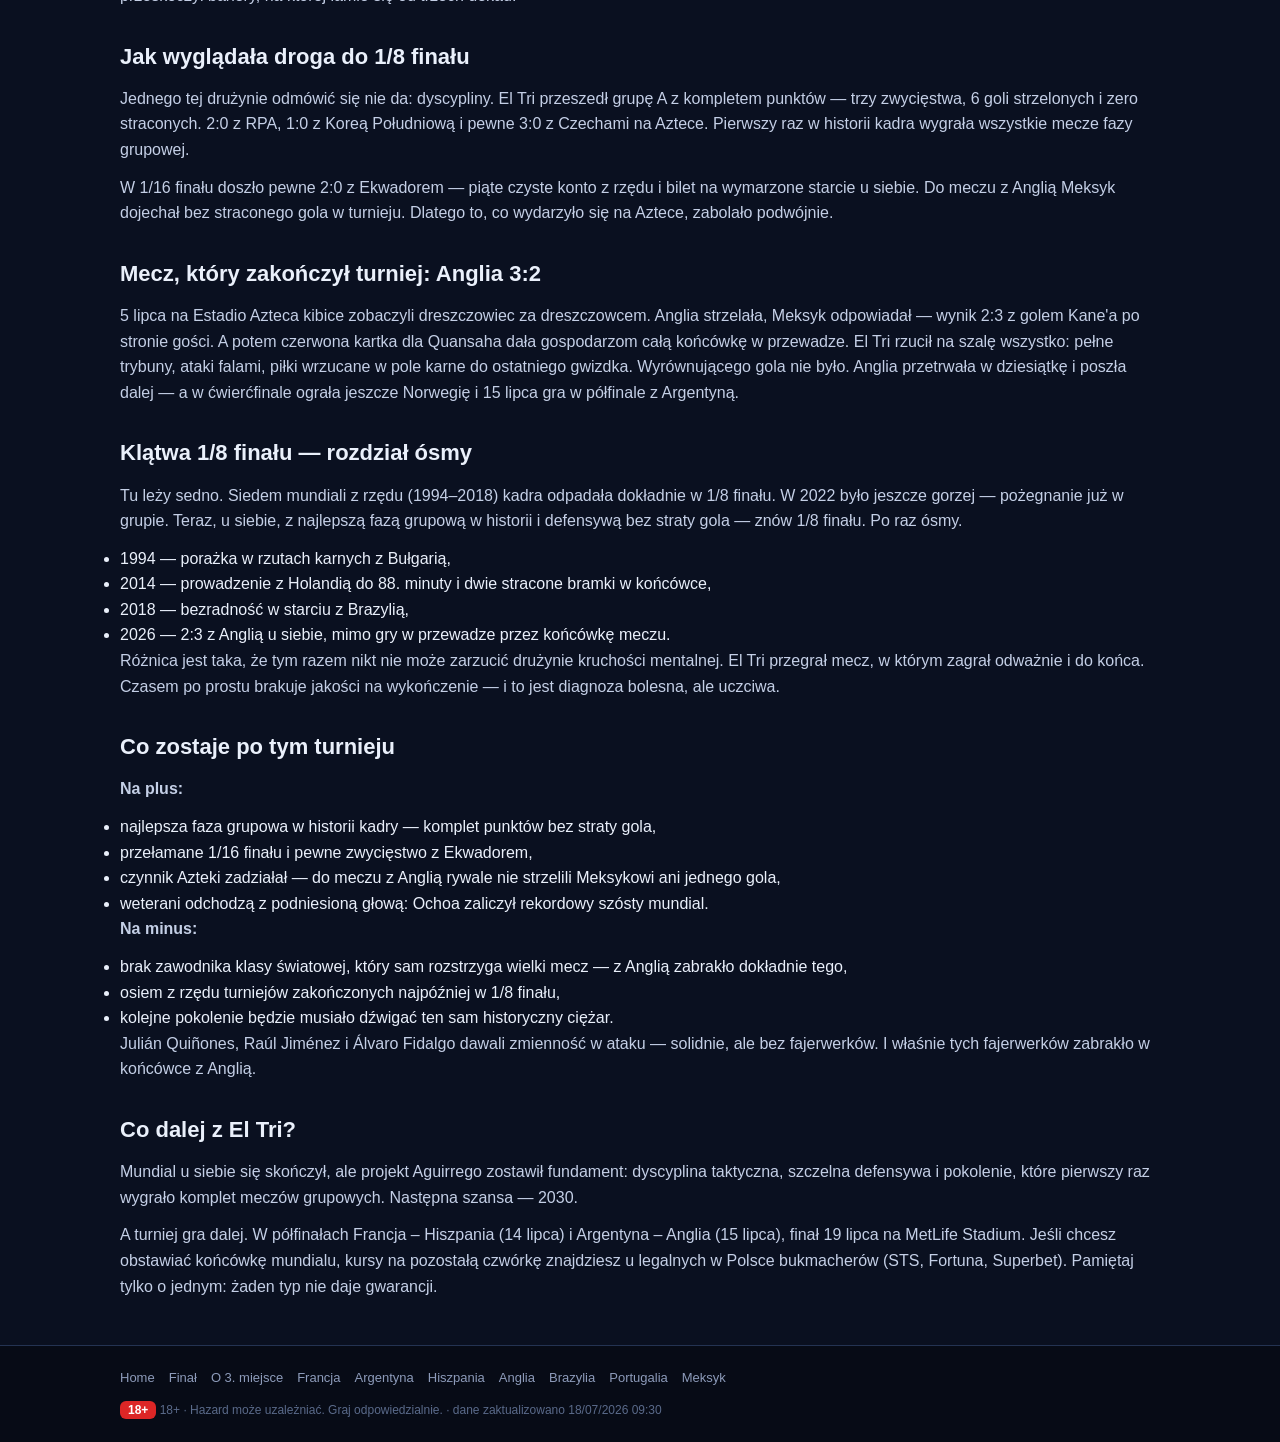
<file: meksyk/index.html>
<!DOCTYPE html><html lang="pl"><head><meta charset="UTF-8"><meta name="viewport" content="width=device-width,initial-scale=1"><title>Meksyk odpadł z MŚ 2026 w 1/8 finału. Analiza</title><meta name="description" content="Meksyk odpadł z mundialu 2026 po porażce 2:3 z Anglią w 1/8 finału na Estadio Azteca. Klątwa 1/8 finału uderzyła po raz ósmy — analiza turnieju gospodarzy."><link rel="icon" type="image/svg+xml" href="../favicon.svg"><link rel="canonical" href="https://kto-wygra-mundial-2026.pl/meksyk/">
<link rel="stylesheet" href="../assets/style.css"><script type="application/ld+json">{"@context": "https://schema.org", "@graph": [{"@type": "Article", "headline": "Meksyk na MŚ 2026: przegląd", "about": "Meksyk odpadł z MŚ 2026 w 1/8 finału: klątwa trwa"}, {"@type": "BreadcrumbList", "itemListElement": [{"@type": "ListItem", "position": 1, "name": "MŚ 2026", "item": "https://kto-wygra-mundial-2026.pl/"}, {"@type": "ListItem", "position": 2, "name": "Meksyk", "item": "https://kto-wygra-mundial-2026.pl/meksyk/"}]}, {"@type": "FAQPage", "mainEntity": [{"@type": "Question", "name": "Dlaczego Meksyk odpadł z MŚ 2026?", "acceptedAnswer": {"@type": "Answer", "text": "W 1/8 finału przegrał 2:3 z Anglią na Estadio Azteca."}}, {"@type": "Question", "name": "Czy Meksyk przełamał klątwę 1/8 finału?", "acceptedAnswer": {"@type": "Answer", "text": "Nie — odpadł w 1/8 nawet jako współgospodarz."}}, {"@type": "Question", "name": "Jak Meksykowi poszła faza grupowa?", "acceptedAnswer": {"@type": "Answer", "text": "Świetnie: pierwsze miejsce bez straconego gola."}}, {"@type": "Question", "name": "Kto strzelał dla Anglii na Aztece?", "acceptedAnswer": {"@type": "Answer", "text": "Trafił m.in. Harry Kane; Anglia kończyła w dziesiątkę po czerwonej kartce Quansaha."}}]}]}</script></head><body><header><div class="wrap hd"><a class="logo" href="../">MŚ<b>2026</b></a><nav class="hnav"><a href="../">Kto wygra MŚ 2026</a><a href="../final/">🏆 Finał</a><a href="../mecz-o-3-miejsce/">O 3. miejsce</a><a href="../francja/"><img class="flag" src="../assets/img/t2.png" alt="" loading="lazy">Francja</a><a href="../argentyna/"><img class="flag" src="../assets/img/t26.png" alt="" loading="lazy">Argentyna</a><a href="../hiszpania/"><img class="flag" src="../assets/img/t9.png" alt="" loading="lazy">Hiszpania</a><a href="../anglia/"><img class="flag" src="../assets/img/t10.png" alt="" loading="lazy">Anglia</a><a href="../brazylia/"><img class="flag" src="../assets/img/t6.png" alt="" loading="lazy">Brazylia</a><a href="../portugalia/"><img class="flag" src="../assets/img/t27.png" alt="" loading="lazy">Portugalia</a><a href="../meksyk/" class=on><img class="flag" src="../assets/img/t16.png" alt="" loading="lazy">Meksyk</a></nav></div></header><main class="wrap">
<div class="bc"><a href="../">MŚ 2026</a> › Meksyk</div>
<h1>Meksyk odpadł z Mistrzostw Świata 2026 — klątwa 1/8 finału wróciła</h1>
<p class="lead">Domowy mundial Meksyku zatrzymał się w 1/8 finału, znowu: 2:3 z Anglią 5 lipca na Estadio Azteca, mimo końcowego szturmu w przewadze.</p>
<div class="hero hgrad">
  <div class="big"><img class="flagL" src="../assets/img/t16.png" alt="" loading="lazy"></div>
  <div class="col" style="flex:1.4;min-width:150px"><div class="lb">Odpadła</div><div class="od" style="font-size:19px">Koniec w 1/8 finału</div><div class="lb" style="margin-top:4px">Odpadła w 1/8 finału: 2-3 (rywal: Anglia, 05/07).</div></div>
  <div class="col" style="flex:2;min-width:160px"><div class="lb">Aktualna forma</div><div class="form"><span class="fp V" title="Sudafrica 2-0">V</span><span class="fp V" title="Corea del Sud 1-0">V</span><span class="fp V" title="Cechia 0-3">V</span><span class="fp V" title="Ecuador 2-0">V</span><span class="fp S" title="Inghilterra 2-3">S</span></div></div>
  <div class="col" style="flex:0 0 auto"><a class="cta" href="/referral-link">Postaw na Hiszpania <span class="qq">1,67</span></a></div>
</div>
<div class="sec"><h2>Jak zakończył się turniej</h2>
<p>Domowy mundial Meksyku zatrzymał się w 1/8 finału, znowu: 2:3 z Anglią 5 lipca na Estadio Azteca, mimo końcowego szturmu w przewadze.</p>
<div style="margin-top:6px"><span class="chip">Forma: <b>WWWWL</b></span><span class="chip">Gole: <b>10</b></span><span class="chip">Stracone: <b>3</b></span><span class="chip">Czyste konta: <b>4</b></span></div></div>
<div class="sec"><h2>Meksyk na MŚ 2026: przegląd</h2>
<p>Droga w turnieju zakończyła się w 1/8 finału.</p>
<div class="statg"><div class="st"><div class="n">Grupa A</div><div class="l">Grupa</div></div><div class="st"><div class="n g">1º</div><div class="l">Miejsce</div></div><div class="st"><div class="n g">9</div><div class="l">Punkty</div></div><div class="st"><div class="n">5</div><div class="l">Mecze</div></div><div class="st"><div class="n g">4</div><div class="l">Wygrane</div></div><div class="st"><div class="n">0</div><div class="l">Remisy</div></div><div class="st"><div class="n">1</div><div class="l">Porażki</div></div><div class="st"><div class="n g">10</div><div class="l">Gole strzelone</div></div><div class="st"><div class="n">3</div><div class="l">Gole stracone</div></div><div class="st"><div class="n g">4</div><div class="l">Czyste konta</div></div></div></div>
<div class="sec"><h2>Kluczowi zawodnicy</h2><p>Zawodnicy według wyników i rozegranych minut.</p><div class="players"><div class="pl"><img class="pf" src="../assets/img/p35532.png" alt="" loading="lazy"><div class="nm">J. Quiñones</div><div class="po">Pomocnik</div><div class="gl">4 goli <span class="a">· 1 asyst</span></div></div><div class="pl"><img class="pf" src="../assets/img/p2887.png" alt="" loading="lazy"><div class="nm">R. Jiménez</div><div class="po">Napastnik</div><div class="gl">3 goli <span class="a">· 0 asyst</span></div></div><div class="pl"><img class="pf" src="../assets/img/p2879.png" alt="" loading="lazy"><div class="nm">R. Alvarado</div><div class="po">Pomocnik</div><div class="gl">0 goli <span class="a">· 3 asyst</span></div></div><div class="pl"><img class="pf" src="../assets/img/p35970.png" alt="" loading="lazy"><div class="nm">L. Romo</div><div class="po">Pomocnik</div><div class="gl">1 goli <span class="a">· 1 asyst</span></div></div><div class="pl"><img class="pf" src="../assets/img/p750.png" alt="" loading="lazy"><div class="nm">Álvaro Fidalgo</div><div class="po">Pomocnik</div><div class="gl">1 goli <span class="a">· 0 asyst</span></div></div><div class="pl"><img class="pf" src="../assets/img/p266345.png" alt="" loading="lazy"><div class="nm">É. Lira</div><div class="po">Pomocnik</div><div class="gl">0 goli <span class="a">· 1 asyst</span></div></div></div></div>
<div class="sec"><h2>Meksyk: mecze na MŚ 2026</h2><p>Dotychczasowy przebieg turnieju — 4 wygranych, 0 remisów i 1 porażek.</p><div class="matches"><div class="match S"><div class="dt">06/07<br>2026</div><div class="res">S</div><div class="opp"><img class="" src="../assets/img/t10.png" alt="" loading="lazy">Inghilterra<span class="ha">Gospodarz</span></div><div class="sco">2-3</div><div class="rnd">1/8 finału</div></div><div class="match V"><div class="dt">01/07<br>2026</div><div class="res">V</div><div class="opp"><img class="" src="../assets/img/t2382.png" alt="" loading="lazy">Ecuador<span class="ha">Gospodarz</span></div><div class="sco">2-0</div><div class="rnd">1/16 finału</div></div><div class="match V"><div class="dt">25/06<br>2026</div><div class="res">V</div><div class="opp"><img class="" src="../assets/img/t770.png" alt="" loading="lazy">Cechia<span class="ha">Gość</span></div><div class="sco">0-3</div><div class="rnd">Grupa 3</div></div><div class="match V"><div class="dt">19/06<br>2026</div><div class="res">V</div><div class="opp"><img class="" src="../assets/img/t17.png" alt="" loading="lazy">Corea del Sud<span class="ha">Gospodarz</span></div><div class="sco">1-0</div><div class="rnd">Grupa 2</div></div><div class="match V"><div class="dt">11/06<br>2026</div><div class="res">V</div><div class="opp"><img class="" src="../assets/img/t1531.png" alt="" loading="lazy">Sudafrica<span class="ha">Gospodarz</span></div><div class="sco">2-0</div><div class="rnd">Grupa 1</div></div></div></div>
<div class="sec"><h2>Mocne i słabe strony</h2>
<p><b>Mocne strony.</b> Atut własnego boiska długo działał: grupa wygrana bez straconego gola, Ekwador pokonany w 1/16 i Azteca niosąca drużynę do ostatniej minuty.</p>
<p><b>Słabe strony.</b> Przeciwko pierwszej wielkiej firmie przyszło potwierdzenie: brakuje skoku jakościowego. Nawet grając w przewadze po czerwonej Quansaha, El Tri nie zdołało wyrównać.</p></div>

<div class="sec"><h2>Kluczowi zawodnicy</h2>
<p>Pod wodzą selekcjonera Javier Aguirre kluczowymi zawodnikami są Guillermo Ochoa, Edson Álvarez, Julián Quiñones.</p></div>

<div class="sec"><h2>Historia na MŚ</h2>
<p>Najlepszy wynik to ćwierćfinał jako gospodarz (1970 i 1986). Klątwa 1/8 finału uderzyła nawet na domowym mundialu.</p></div>
<div class="sec"><h2>Bilans turnieju</h2>
<p>Cel był jasny — przełamać klątwę 1/8 finału. Nie udało się nawet u siebie. Zostaje godny turniej, zakończony z podniesioną głową w meczu z Anglią. </p>
<div class="betbox"><div style="flex:1;min-width:180px"><div class="t"><img class="flag" src="../assets/img/t9.png" alt="" loading="lazy"> Hiszpania · kurs 1,67</div><div class="s">Turniej trwa: możesz postawić na półfinalistów.</div></div><a class="cta" href="/referral-link">Postaw na Hiszpania <span class="qq">1,67</span></a></div></div>
<div class="sec"><h2>Pozostałe faworytki</h2><div class="cards"><a class="tcard" href="../hiszpania/"><div class="fl"><img class="flag" src="../assets/img/t9.png" alt="" loading="lazy"></div><div class="nm">Hiszpania</div><div class="od">1,67</div><div class="pb" style="color:var(--gold);font-weight:700">W finale</div></a><a class="tcard" href="../argentyna/"><div class="fl"><img class="flag" src="../assets/img/t26.png" alt="" loading="lazy"></div><div class="nm">Argentyna</div><div class="od">2,35</div><div class="pb" style="color:var(--gold);font-weight:700">W finale</div></a><a class="tcard" href="../francja/"><div class="fl"><img class="flag" src="../assets/img/t2.png" alt="" loading="lazy"></div><div class="nm">Francja</div><div class="od" style="font-size:15px">Mecz o 3. miejsce</div><div class="pb">Odpadła w półfinale</div></a><a class="tcard" href="../anglia/"><div class="fl"><img class="flag" src="../assets/img/t10.png" alt="" loading="lazy"></div><div class="nm">Anglia</div><div class="od" style="font-size:15px">Mecz o 3. miejsce</div><div class="pb">Odpadła w półfinale</div></a><a class="tcard" href="../brazylia/"><div class="fl"><img class="flag" src="../assets/img/t6.png" alt="" loading="lazy"></div><div class="nm">Brazylia</div><div class="od" style="font-size:15px">Odpadła</div><div class="pb">Koniec w 1/8 finału</div></a><a class="tcard" href="../portugalia/"><div class="fl"><img class="flag" src="../assets/img/t27.png" alt="" loading="lazy"></div><div class="nm">Portugalia</div><div class="od" style="font-size:15px">Odpadła</div><div class="pb">Koniec w 1/8 finału</div></a></div></div>
<div class="sec"><h2>Często zadawane pytania</h2><details><summary>Dlaczego Meksyk odpadł z MŚ 2026?</summary><p>W 1/8 finału przegrał 2:3 z Anglią na Estadio Azteca.</p></details><details><summary>Czy Meksyk przełamał klątwę 1/8 finału?</summary><p>Nie — odpadł w 1/8 nawet jako współgospodarz.</p></details><details><summary>Jak Meksykowi poszła faza grupowa?</summary><p>Świetnie: pierwsze miejsce bez straconego gola.</p></details><details><summary>Kto strzelał dla Anglii na Aztece?</summary><p>Trafił m.in. Harry Kane; Anglia kończyła w dziesiątkę po czerwonej kartce Quansaha.</p></details></div>

<div class="sec" style="border-top:1px solid var(--line);margin-top:32px;padding-top:4px">
<p>El Tri grał u siebie, Estadio Azteca żyło piłką, a kibice śnili o pierwszym ćwierćfinale od 1986 roku. Skończyło się tak, jak kończyło się siedem razy z rzędu w latach 1994–2018: w 1/8 finału. 5 lipca Anglia wygrała na Aztece 2:3 w meczu, o którym będzie się mówić latami — z golem Kane'a, czerwoną kartką Quansaha i szturmem gospodarzy na bramkę rywala grającego w dziesiątkę. Zabrakło jednego gola. Znowu.</p>
<h2>Czy Meksyk mógł zajść dalej?</h2>
<p>Powiedzmy szczerze: w rynkach na tytuł El Tri był od początku klasycznym outsiderem — kurs na triumf przekładał się na prawdopodobieństwo rzędu kilku procent. Ale ćwierćfinał? Ten był w zasięgu jak nigdy. Kadra Aguirrego przeszła grupę z kompletem punktów, w 1/16 finału ograła Ekwador i na 1/8 finału wychodziła u siebie, z pełnym Aztekiem za plecami. Historia jednak okazała się silniejsza — nawet u siebie Meksyk nie przeskoczył bariery, na której łamie się od trzech dekad.</p>
<h2>Jak wyglądała droga do 1/8 finału</h2>
<p>Jednego tej drużynie odmówić się nie da: dyscypliny. El Tri przeszedł grupę A z kompletem punktów — trzy zwycięstwa, 6 goli strzelonych i zero straconych. 2:0 z RPA, 1:0 z Koreą Południową i pewne 3:0 z Czechami na Aztece. Pierwszy raz w historii kadra wygrała wszystkie mecze fazy grupowej.</p>
<p>W 1/16 finału doszło pewne 2:0 z Ekwadorem — piąte czyste konto z rzędu i bilet na wymarzone starcie u siebie. Do meczu z Anglią Meksyk dojechał bez straconego gola w turnieju. Dlatego to, co wydarzyło się na Aztece, zabolało podwójnie.</p>
<h2>Mecz, który zakończył turniej: Anglia 3:2</h2>
<p>5 lipca na Estadio Azteca kibice zobaczyli dreszczowiec za dreszczowcem. Anglia strzelała, Meksyk odpowiadał — wynik 2:3 z golem Kane'a po stronie gości. A potem czerwona kartka dla Quansaha dała gospodarzom całą końcówkę w przewadze. El Tri rzucił na szalę wszystko: pełne trybuny, ataki falami, piłki wrzucane w pole karne do ostatniego gwizdka. Wyrównującego gola nie było. Anglia przetrwała w dziesiątkę i poszła dalej — a w ćwierćfinale ograła jeszcze Norwegię i 15 lipca gra w półfinale z Argentyną.</p>
<h2>Klątwa 1/8 finału — rozdział ósmy</h2>
<p>Tu leży sedno. Siedem mundiali z rzędu (1994–2018) kadra odpadała dokładnie w 1/8 finału. W 2022 było jeszcze gorzej — pożegnanie już w grupie. Teraz, u siebie, z najlepszą fazą grupową w historii i defensywą bez straty gola — znów 1/8 finału. Po raz ósmy.</p>
<ul>
<li>1994 — porażka w rzutach karnych z Bułgarią,</li>
<li>2014 — prowadzenie z Holandią do 88. minuty i dwie stracone bramki w końcówce,</li>
<li>2018 — bezradność w starciu z Brazylią,</li>
<li>2026 — 2:3 z Anglią u siebie, mimo gry w przewadze przez końcówkę meczu.</li>
</ul>
<p>Różnica jest taka, że tym razem nikt nie może zarzucić drużynie kruchości mentalnej. El Tri przegrał mecz, w którym zagrał odważnie i do końca. Czasem po prostu brakuje jakości na wykończenie — i to jest diagnoza bolesna, ale uczciwa.</p>
<h2>Co zostaje po tym turnieju</h2>
<p><b>Na plus:</b></p>
<ul>
<li>najlepsza faza grupowa w historii kadry — komplet punktów bez straty gola,</li>
<li>przełamane 1/16 finału i pewne zwycięstwo z Ekwadorem,</li>
<li>czynnik Azteki zadziałał — do meczu z Anglią rywale nie strzelili Meksykowi ani jednego gola,</li>
<li>weterani odchodzą z podniesioną głową: Ochoa zaliczył rekordowy szósty mundial.</li>
</ul>
<p><b>Na minus:</b></p>
<ul>
<li>brak zawodnika klasy światowej, który sam rozstrzyga wielki mecz — z Anglią zabrakło dokładnie tego,</li>
<li>osiem z rzędu turniejów zakończonych najpóźniej w 1/8 finału,</li>
<li>kolejne pokolenie będzie musiało dźwigać ten sam historyczny ciężar.</li>
</ul>
<p>Julián Quiñones, Raúl Jiménez i Álvaro Fidalgo dawali zmienność w ataku — solidnie, ale bez fajerwerków. I właśnie tych fajerwerków zabrakło w końcówce z Anglią.</p>
<h2>Co dalej z El Tri?</h2>
<p>Mundial u siebie się skończył, ale projekt Aguirrego zostawił fundament: dyscyplina taktyczna, szczelna defensywa i pokolenie, które pierwszy raz wygrało komplet meczów grupowych. Następna szansa — 2030.</p>
<p>A turniej gra dalej. W półfinałach Francja – Hiszpania (14 lipca) i Argentyna – Anglia (15 lipca), finał 19 lipca na MetLife Stadium. Jeśli chcesz obstawiać końcówkę mundialu, kursy na pozostałą czwórkę znajdziesz u legalnych w Polsce bukmacherów (STS, Fortuna, Superbet). Pamiętaj tylko o jednym: żaden typ nie daje gwarancji.</p>
</div>
</main><footer><div class="fwrap"><nav class="fnav"><a href="../">Home</a><a href="../final/">Finał</a><a href="../mecz-o-3-miejsce/">O 3. miejsce</a><a href="../francja/">Francja</a><a href="../argentyna/">Argentyna</a><a href="../hiszpania/">Hiszpania</a><a href="../anglia/">Anglia</a><a href="../brazylia/">Brazylia</a><a href="../portugalia/">Portugalia</a><a href="../meksyk/">Meksyk</a></nav><div class="upd"><span class="age">18+</span> 18+ · Hazard może uzależniać. Graj odpowiedzialnie. · dane zaktualizowano 18/07/2026 09:30</div></div></footer><div class="stickybar" id="sbar"><div class="sf"><img src="../assets/img/t9.png" alt=""><div><div class="sn">Hiszpania</div><div class="sq">Kurs: <b>1,67</b></div></div></div><a class="sbtn" href="/referral-link">Postaw na <span class="sq2">1,67</span></a><button class="sclose" onclick="document.getElementById('sbar').remove()">✕</button></div><script>var _sb=document.getElementById("sbar");window.addEventListener("scroll",function(){_sb&&(_sb.classList.toggle("show",window.scrollY>320))},{passive:true});</script></body></html>
</file>
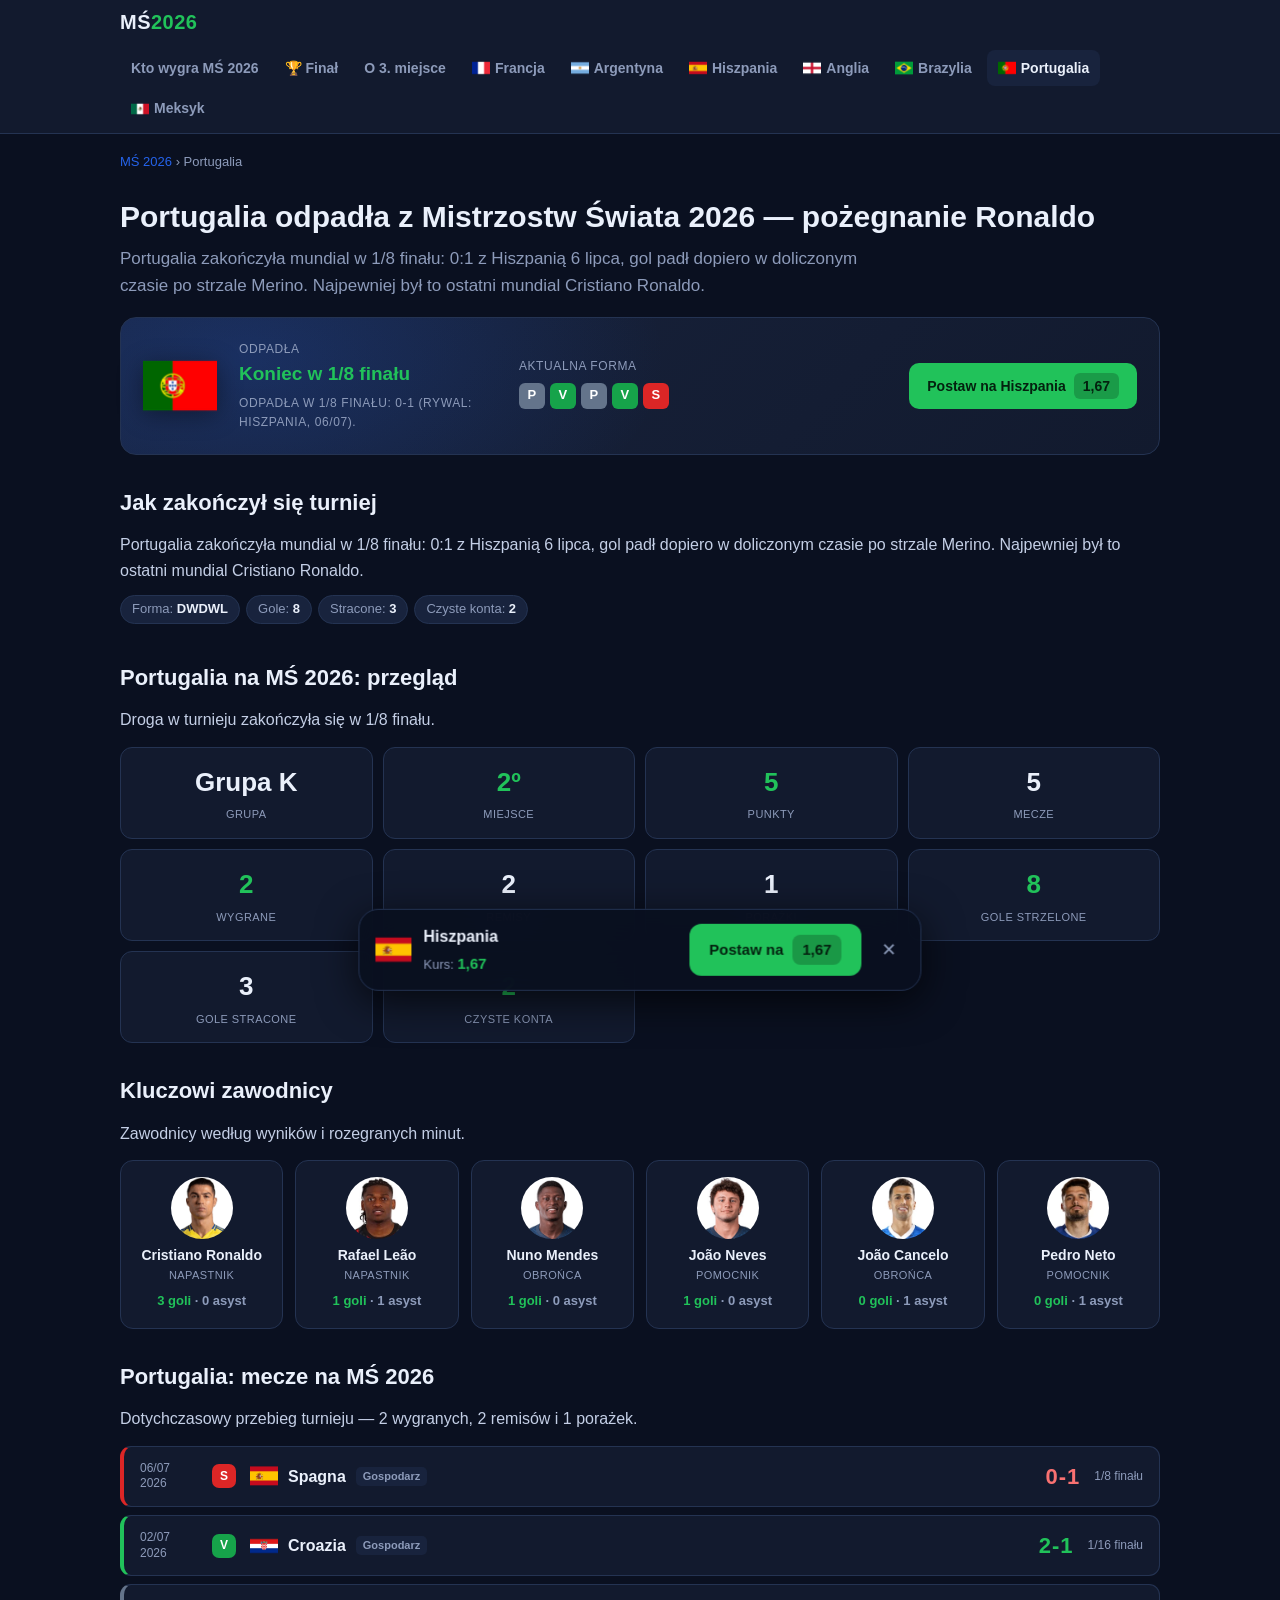
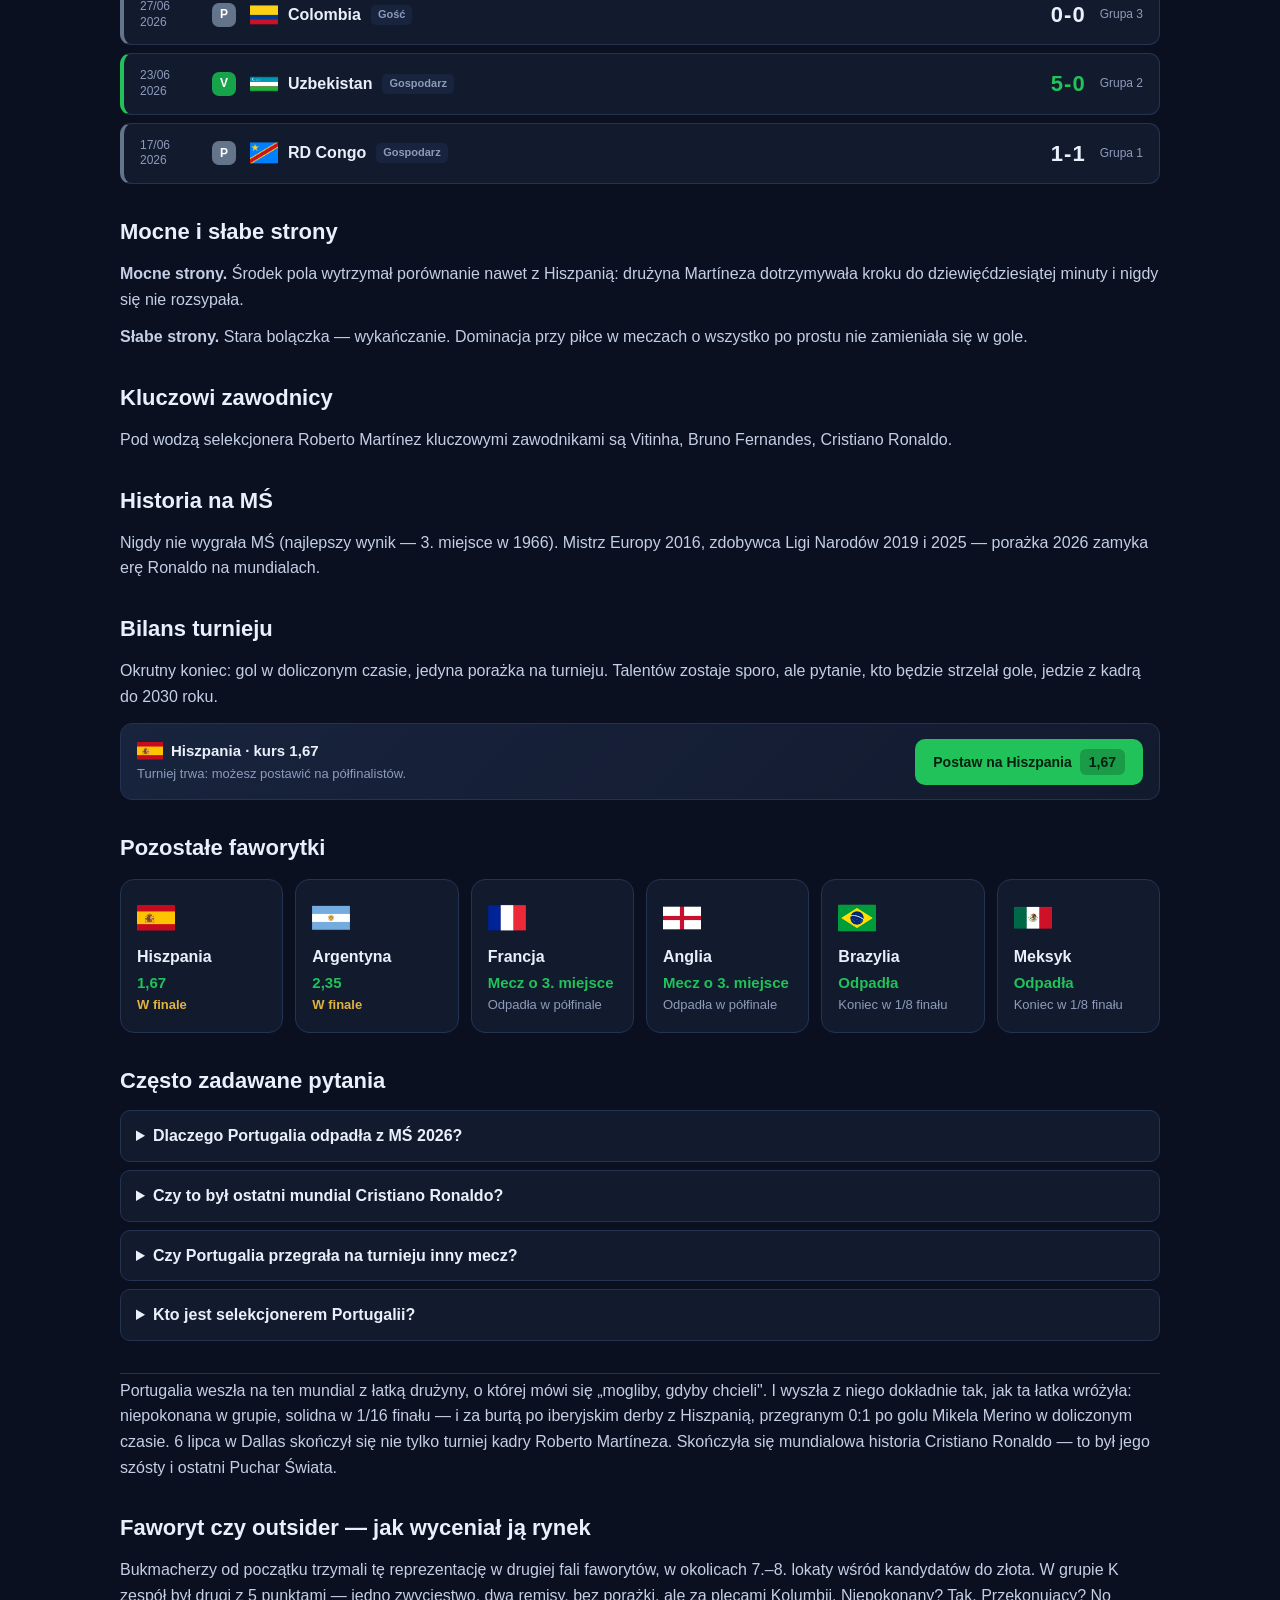
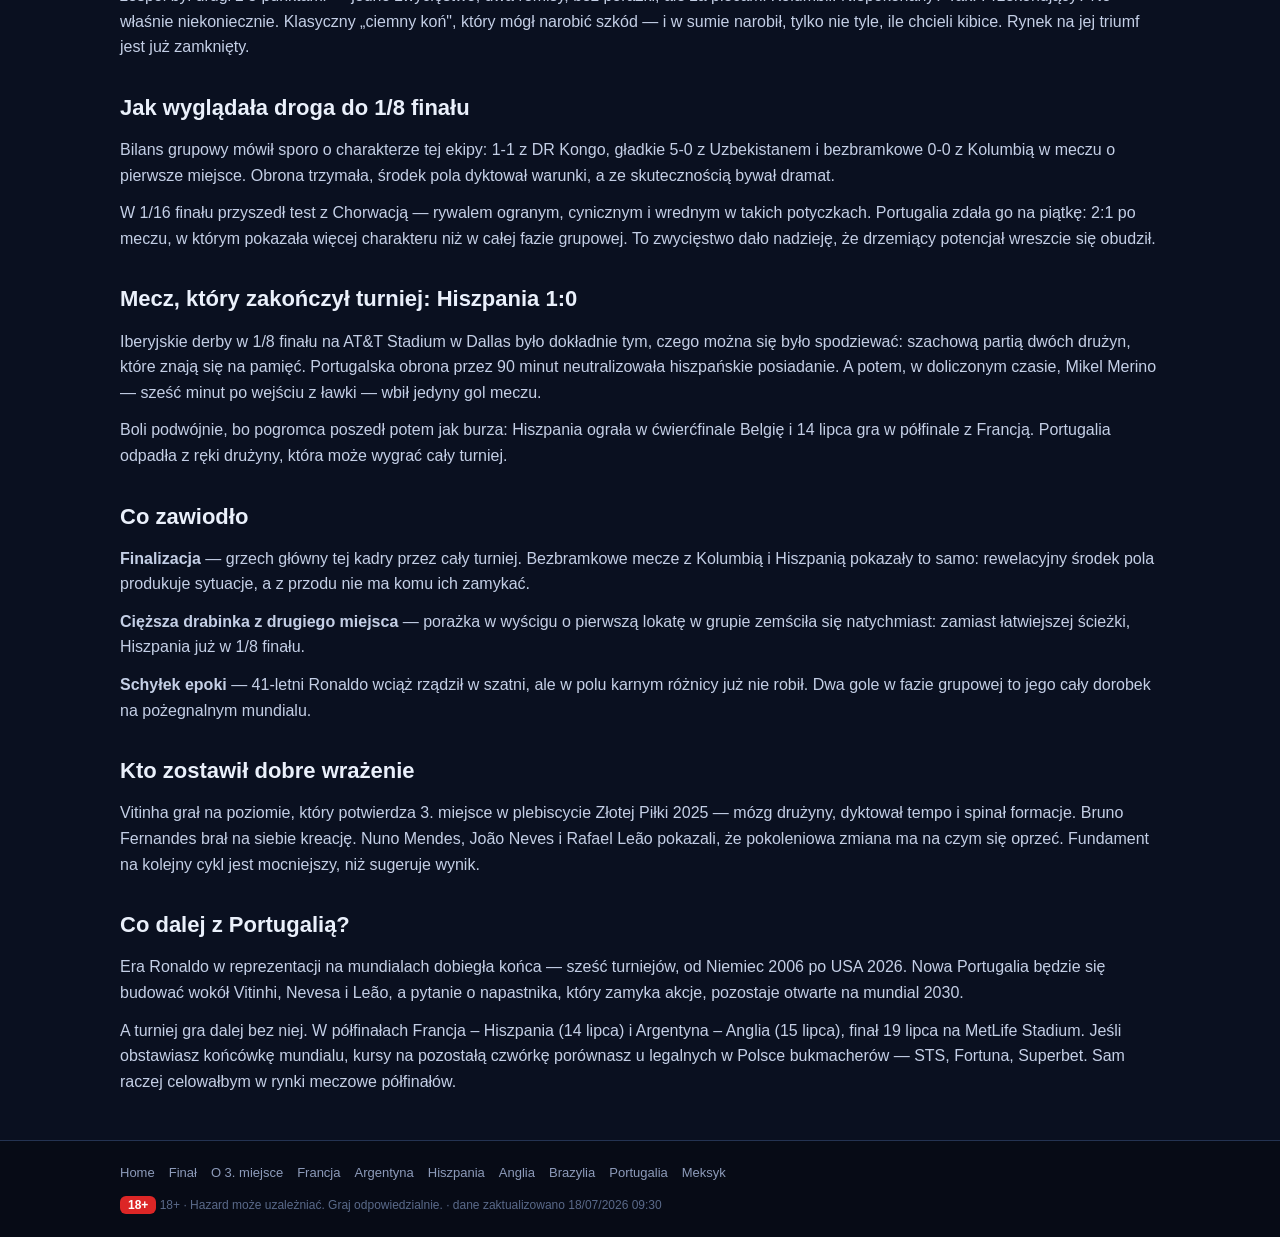
<file: portugalia/index.html>
<!DOCTYPE html><html lang="pl"><head><meta charset="UTF-8"><meta name="viewport" content="width=device-width,initial-scale=1"><title>Portugalia odpadła z MŚ 2026 w 1/8 finału</title><meta name="description" content="Portugalia odpadła z mundialu 2026 po porażce 0:1 z Hiszpanią w 1/8 finału. Gol Merino w doliczonym czasie i pożegnanie Cristiano Ronaldo z mundialami."><link rel="icon" type="image/svg+xml" href="../favicon.svg"><link rel="canonical" href="https://kto-wygra-mundial-2026.pl/portugalia/">
<link rel="stylesheet" href="../assets/style.css"><script type="application/ld+json">{"@context": "https://schema.org", "@graph": [{"@type": "Article", "headline": "Portugalia na MŚ 2026: przegląd", "about": "Portugalia odpadła z MŚ 2026 w 1/8 finału: co się stało"}, {"@type": "BreadcrumbList", "itemListElement": [{"@type": "ListItem", "position": 1, "name": "MŚ 2026", "item": "https://kto-wygra-mundial-2026.pl/"}, {"@type": "ListItem", "position": 2, "name": "Portugalia", "item": "https://kto-wygra-mundial-2026.pl/portugalia/"}]}, {"@type": "FAQPage", "mainEntity": [{"@type": "Question", "name": "Dlaczego Portugalia odpadła z MŚ 2026?", "acceptedAnswer": {"@type": "Answer", "text": "W 1/8 finału przegrała 0:1 z Hiszpanią po golu Merino w doliczonym czasie."}}, {"@type": "Question", "name": "Czy to był ostatni mundial Cristiano Ronaldo?", "acceptedAnswer": {"@type": "Answer", "text": "Wszystko na to wskazuje — był to jego szósty mundial."}}, {"@type": "Question", "name": "Czy Portugalia przegrała na turnieju inny mecz?", "acceptedAnswer": {"@type": "Answer", "text": "Nie, 1/8 finału była jedyną porażką."}}, {"@type": "Question", "name": "Kto jest selekcjonerem Portugalii?", "acceptedAnswer": {"@type": "Answer", "text": "Roberto Martínez."}}]}]}</script></head><body><header><div class="wrap hd"><a class="logo" href="../">MŚ<b>2026</b></a><nav class="hnav"><a href="../">Kto wygra MŚ 2026</a><a href="../final/">🏆 Finał</a><a href="../mecz-o-3-miejsce/">O 3. miejsce</a><a href="../francja/"><img class="flag" src="../assets/img/t2.png" alt="" loading="lazy">Francja</a><a href="../argentyna/"><img class="flag" src="../assets/img/t26.png" alt="" loading="lazy">Argentyna</a><a href="../hiszpania/"><img class="flag" src="../assets/img/t9.png" alt="" loading="lazy">Hiszpania</a><a href="../anglia/"><img class="flag" src="../assets/img/t10.png" alt="" loading="lazy">Anglia</a><a href="../brazylia/"><img class="flag" src="../assets/img/t6.png" alt="" loading="lazy">Brazylia</a><a href="../portugalia/" class=on><img class="flag" src="../assets/img/t27.png" alt="" loading="lazy">Portugalia</a><a href="../meksyk/"><img class="flag" src="../assets/img/t16.png" alt="" loading="lazy">Meksyk</a></nav></div></header><main class="wrap">
<div class="bc"><a href="../">MŚ 2026</a> › Portugalia</div>
<h1>Portugalia odpadła z Mistrzostw Świata 2026 — pożegnanie Ronaldo</h1>
<p class="lead">Portugalia zakończyła mundial w 1/8 finału: 0:1 z Hiszpanią 6 lipca, gol padł dopiero w doliczonym czasie po strzale Merino. Najpewniej był to ostatni mundial Cristiano Ronaldo.</p>
<div class="hero hgrad">
  <div class="big"><img class="flagL" src="../assets/img/t27.png" alt="" loading="lazy"></div>
  <div class="col" style="flex:1.4;min-width:150px"><div class="lb">Odpadła</div><div class="od" style="font-size:19px">Koniec w 1/8 finału</div><div class="lb" style="margin-top:4px">Odpadła w 1/8 finału: 0-1 (rywal: Hiszpania, 06/07).</div></div>
  <div class="col" style="flex:2;min-width:160px"><div class="lb">Aktualna forma</div><div class="form"><span class="fp P" title="RD Congo 1-1">P</span><span class="fp V" title="Uzbekistan 5-0">V</span><span class="fp P" title="Colombia 0-0">P</span><span class="fp V" title="Croazia 2-1">V</span><span class="fp S" title="Spagna 0-1">S</span></div></div>
  <div class="col" style="flex:0 0 auto"><a class="cta" href="/referral-link">Postaw na Hiszpania <span class="qq">1,67</span></a></div>
</div>
<div class="sec"><h2>Jak zakończył się turniej</h2>
<p>Portugalia zakończyła mundial w 1/8 finału: 0:1 z Hiszpanią 6 lipca, gol padł dopiero w doliczonym czasie po strzale Merino. Najpewniej był to ostatni mundial Cristiano Ronaldo.</p>
<div style="margin-top:6px"><span class="chip">Forma: <b>DWDWL</b></span><span class="chip">Gole: <b>8</b></span><span class="chip">Stracone: <b>3</b></span><span class="chip">Czyste konta: <b>2</b></span></div></div>
<div class="sec"><h2>Portugalia na MŚ 2026: przegląd</h2>
<p>Droga w turnieju zakończyła się w 1/8 finału.</p>
<div class="statg"><div class="st"><div class="n">Grupa K</div><div class="l">Grupa</div></div><div class="st"><div class="n g">2º</div><div class="l">Miejsce</div></div><div class="st"><div class="n g">5</div><div class="l">Punkty</div></div><div class="st"><div class="n">5</div><div class="l">Mecze</div></div><div class="st"><div class="n g">2</div><div class="l">Wygrane</div></div><div class="st"><div class="n">2</div><div class="l">Remisy</div></div><div class="st"><div class="n">1</div><div class="l">Porażki</div></div><div class="st"><div class="n g">8</div><div class="l">Gole strzelone</div></div><div class="st"><div class="n">3</div><div class="l">Gole stracone</div></div><div class="st"><div class="n g">2</div><div class="l">Czyste konta</div></div></div></div>
<div class="sec"><h2>Kluczowi zawodnicy</h2><p>Zawodnicy według wyników i rozegranych minut.</p><div class="players"><div class="pl"><img class="pf" src="../assets/img/p874.png" alt="" loading="lazy"><div class="nm">Cristiano Ronaldo</div><div class="po">Napastnik</div><div class="gl">3 goli <span class="a">· 0 asyst</span></div></div><div class="pl"><img class="pf" src="../assets/img/p22236.png" alt="" loading="lazy"><div class="nm">Rafael Leão</div><div class="po">Napastnik</div><div class="gl">1 goli <span class="a">· 1 asyst</span></div></div><div class="pl"><img class="pf" src="../assets/img/p263482.png" alt="" loading="lazy"><div class="nm">Nuno Mendes</div><div class="po">Obrońca</div><div class="gl">1 goli <span class="a">· 0 asyst</span></div></div><div class="pl"><img class="pf" src="../assets/img/p335051.png" alt="" loading="lazy"><div class="nm">João Neves</div><div class="po">Pomocnik</div><div class="gl">1 goli <span class="a">· 0 asyst</span></div></div><div class="pl"><img class="pf" src="../assets/img/p855.png" alt="" loading="lazy"><div class="nm">João Cancelo</div><div class="po">Obrońca</div><div class="gl">0 goli <span class="a">· 1 asyst</span></div></div><div class="pl"><img class="pf" src="../assets/img/p1864.png" alt="" loading="lazy"><div class="nm">Pedro Neto</div><div class="po">Pomocnik</div><div class="gl">0 goli <span class="a">· 1 asyst</span></div></div></div></div>
<div class="sec"><h2>Portugalia: mecze na MŚ 2026</h2><p>Dotychczasowy przebieg turnieju — 2 wygranych, 2 remisów i 1 porażek.</p><div class="matches"><div class="match S"><div class="dt">06/07<br>2026</div><div class="res">S</div><div class="opp"><img class="" src="../assets/img/t9.png" alt="" loading="lazy">Spagna<span class="ha">Gospodarz</span></div><div class="sco">0-1</div><div class="rnd">1/8 finału</div></div><div class="match V"><div class="dt">02/07<br>2026</div><div class="res">V</div><div class="opp"><img class="" src="../assets/img/t3.png" alt="" loading="lazy">Croazia<span class="ha">Gospodarz</span></div><div class="sco">2-1</div><div class="rnd">1/16 finału</div></div><div class="match P"><div class="dt">27/06<br>2026</div><div class="res">P</div><div class="opp"><img class="" src="../assets/img/t8.png" alt="" loading="lazy">Colombia<span class="ha">Gość</span></div><div class="sco">0-0</div><div class="rnd">Grupa 3</div></div><div class="match V"><div class="dt">23/06<br>2026</div><div class="res">V</div><div class="opp"><img class="" src="../assets/img/t1568.png" alt="" loading="lazy">Uzbekistan<span class="ha">Gospodarz</span></div><div class="sco">5-0</div><div class="rnd">Grupa 2</div></div><div class="match P"><div class="dt">17/06<br>2026</div><div class="res">P</div><div class="opp"><img class="" src="../assets/img/t1508.png" alt="" loading="lazy">RD Congo<span class="ha">Gospodarz</span></div><div class="sco">1-1</div><div class="rnd">Grupa 1</div></div></div></div>
<div class="sec"><h2>Mocne i słabe strony</h2>
<p><b>Mocne strony.</b> Środek pola wytrzymał porównanie nawet z Hiszpanią: drużyna Martíneza dotrzymywała kroku do dziewięćdziesiątej minuty i nigdy się nie rozsypała.</p>
<p><b>Słabe strony.</b> Stara bolączka — wykańczanie. Dominacja przy piłce w meczach o wszystko po prostu nie zamieniała się w gole.</p></div>

<div class="sec"><h2>Kluczowi zawodnicy</h2>
<p>Pod wodzą selekcjonera Roberto Martínez kluczowymi zawodnikami są Vitinha, Bruno Fernandes, Cristiano Ronaldo.</p></div>

<div class="sec"><h2>Historia na MŚ</h2>
<p>Nigdy nie wygrała MŚ (najlepszy wynik — 3. miejsce w 1966). Mistrz Europy 2016, zdobywca Ligi Narodów 2019 i 2025 — porażka 2026 zamyka erę Ronaldo na mundialach.</p></div>
<div class="sec"><h2>Bilans turnieju</h2>
<p>Okrutny koniec: gol w doliczonym czasie, jedyna porażka na turnieju. Talentów zostaje sporo, ale pytanie, kto będzie strzelał gole, jedzie z kadrą do 2030 roku. </p>
<div class="betbox"><div style="flex:1;min-width:180px"><div class="t"><img class="flag" src="../assets/img/t9.png" alt="" loading="lazy"> Hiszpania · kurs 1,67</div><div class="s">Turniej trwa: możesz postawić na półfinalistów.</div></div><a class="cta" href="/referral-link">Postaw na Hiszpania <span class="qq">1,67</span></a></div></div>
<div class="sec"><h2>Pozostałe faworytki</h2><div class="cards"><a class="tcard" href="../hiszpania/"><div class="fl"><img class="flag" src="../assets/img/t9.png" alt="" loading="lazy"></div><div class="nm">Hiszpania</div><div class="od">1,67</div><div class="pb" style="color:var(--gold);font-weight:700">W finale</div></a><a class="tcard" href="../argentyna/"><div class="fl"><img class="flag" src="../assets/img/t26.png" alt="" loading="lazy"></div><div class="nm">Argentyna</div><div class="od">2,35</div><div class="pb" style="color:var(--gold);font-weight:700">W finale</div></a><a class="tcard" href="../francja/"><div class="fl"><img class="flag" src="../assets/img/t2.png" alt="" loading="lazy"></div><div class="nm">Francja</div><div class="od" style="font-size:15px">Mecz o 3. miejsce</div><div class="pb">Odpadła w półfinale</div></a><a class="tcard" href="../anglia/"><div class="fl"><img class="flag" src="../assets/img/t10.png" alt="" loading="lazy"></div><div class="nm">Anglia</div><div class="od" style="font-size:15px">Mecz o 3. miejsce</div><div class="pb">Odpadła w półfinale</div></a><a class="tcard" href="../brazylia/"><div class="fl"><img class="flag" src="../assets/img/t6.png" alt="" loading="lazy"></div><div class="nm">Brazylia</div><div class="od" style="font-size:15px">Odpadła</div><div class="pb">Koniec w 1/8 finału</div></a><a class="tcard" href="../meksyk/"><div class="fl"><img class="flag" src="../assets/img/t16.png" alt="" loading="lazy"></div><div class="nm">Meksyk</div><div class="od" style="font-size:15px">Odpadła</div><div class="pb">Koniec w 1/8 finału</div></a></div></div>
<div class="sec"><h2>Często zadawane pytania</h2><details><summary>Dlaczego Portugalia odpadła z MŚ 2026?</summary><p>W 1/8 finału przegrała 0:1 z Hiszpanią po golu Merino w doliczonym czasie.</p></details><details><summary>Czy to był ostatni mundial Cristiano Ronaldo?</summary><p>Wszystko na to wskazuje — był to jego szósty mundial.</p></details><details><summary>Czy Portugalia przegrała na turnieju inny mecz?</summary><p>Nie, 1/8 finału była jedyną porażką.</p></details><details><summary>Kto jest selekcjonerem Portugalii?</summary><p>Roberto Martínez.</p></details></div>

<div class="sec" style="border-top:1px solid var(--line);margin-top:32px;padding-top:4px">
<p>Portugalia weszła na ten mundial z łatką drużyny, o której mówi się „mogliby, gdyby chcieli". I wyszła z niego dokładnie tak, jak ta łatka wróżyła: niepokonana w grupie, solidna w 1/16 finału — i za burtą po iberyjskim derby z Hiszpanią, przegranym 0:1 po golu Mikela Merino w doliczonym czasie. 6 lipca w Dallas skończył się nie tylko turniej kadry Roberto Martíneza. Skończyła się mundialowa historia Cristiano Ronaldo — to był jego szósty i ostatni Puchar Świata.</p>
<h2>Faworyt czy outsider — jak wyceniał ją rynek</h2>
<p>Bukmacherzy od początku trzymali tę reprezentację w drugiej fali faworytów, w okolicach 7.–8. lokaty wśród kandydatów do złota. W grupie K zespół był drugi z 5 punktami — jedno zwycięstwo, dwa remisy, bez porażki, ale za plecami Kolumbii. Niepokonany? Tak. Przekonujący? No właśnie niekoniecznie. Klasyczny „ciemny koń", który mógł narobić szkód — i w sumie narobił, tylko nie tyle, ile chcieli kibice. Rynek na jej triumf jest już zamknięty.</p>
<h2>Jak wyglądała droga do 1/8 finału</h2>
<p>Bilans grupowy mówił sporo o charakterze tej ekipy: 1-1 z DR Kongo, gładkie 5-0 z Uzbekistanem i bezbramkowe 0-0 z Kolumbią w meczu o pierwsze miejsce. Obrona trzymała, środek pola dyktował warunki, a ze skutecznością bywał dramat.</p>
<p>W 1/16 finału przyszedł test z Chorwacją — rywalem ogranym, cynicznym i wrednym w takich potyczkach. Portugalia zdała go na piątkę: 2:1 po meczu, w którym pokazała więcej charakteru niż w całej fazie grupowej. To zwycięstwo dało nadzieję, że drzemiący potencjał wreszcie się obudził.</p>
<h2>Mecz, który zakończył turniej: Hiszpania 1:0</h2>
<p>Iberyjskie derby w 1/8 finału na AT&T Stadium w Dallas było dokładnie tym, czego można się było spodziewać: szachową partią dwóch drużyn, które znają się na pamięć. Portugalska obrona przez 90 minut neutralizowała hiszpańskie posiadanie. A potem, w doliczonym czasie, Mikel Merino — sześć minut po wejściu z ławki — wbił jedyny gol meczu.</p>
<p>Boli podwójnie, bo pogromca poszedł potem jak burza: Hiszpania ograła w ćwierćfinale Belgię i 14 lipca gra w półfinale z Francją. Portugalia odpadła z ręki drużyny, która może wygrać cały turniej.</p>
<h2>Co zawiodło</h2>
<p><b>Finalizacja</b> — grzech główny tej kadry przez cały turniej. Bezbramkowe mecze z Kolumbią i Hiszpanią pokazały to samo: rewelacyjny środek pola produkuje sytuacje, a z przodu nie ma komu ich zamykać.</p>
<p><b>Cięższa drabinka z drugiego miejsca</b> — porażka w wyścigu o pierwszą lokatę w grupie zemściła się natychmiast: zamiast łatwiejszej ścieżki, Hiszpania już w 1/8 finału.</p>
<p><b>Schyłek epoki</b> — 41-letni Ronaldo wciąż rządził w szatni, ale w polu karnym różnicy już nie robił. Dwa gole w fazie grupowej to jego cały dorobek na pożegnalnym mundialu.</p>
<h2>Kto zostawił dobre wrażenie</h2>
<p>Vitinha grał na poziomie, który potwierdza 3. miejsce w plebiscycie Złotej Piłki 2025 — mózg drużyny, dyktował tempo i spinał formacje. Bruno Fernandes brał na siebie kreację. Nuno Mendes, João Neves i Rafael Leão pokazali, że pokoleniowa zmiana ma na czym się oprzeć. Fundament na kolejny cykl jest mocniejszy, niż sugeruje wynik.</p>
<h2>Co dalej z Portugalią?</h2>
<p>Era Ronaldo w reprezentacji na mundialach dobiegła końca — sześć turniejów, od Niemiec 2006 po USA 2026. Nowa Portugalia będzie się budować wokół Vitinhi, Nevesa i Leão, a pytanie o napastnika, który zamyka akcje, pozostaje otwarte na mundial 2030.</p>
<p>A turniej gra dalej bez niej. W półfinałach Francja – Hiszpania (14 lipca) i Argentyna – Anglia (15 lipca), finał 19 lipca na MetLife Stadium. Jeśli obstawiasz końcówkę mundialu, kursy na pozostałą czwórkę porównasz u legalnych w Polsce bukmacherów — STS, Fortuna, Superbet. Sam raczej celowałbym w rynki meczowe półfinałów.</p>
</div>
</main><footer><div class="fwrap"><nav class="fnav"><a href="../">Home</a><a href="../final/">Finał</a><a href="../mecz-o-3-miejsce/">O 3. miejsce</a><a href="../francja/">Francja</a><a href="../argentyna/">Argentyna</a><a href="../hiszpania/">Hiszpania</a><a href="../anglia/">Anglia</a><a href="../brazylia/">Brazylia</a><a href="../portugalia/">Portugalia</a><a href="../meksyk/">Meksyk</a></nav><div class="upd"><span class="age">18+</span> 18+ · Hazard może uzależniać. Graj odpowiedzialnie. · dane zaktualizowano 18/07/2026 09:30</div></div></footer><div class="stickybar" id="sbar"><div class="sf"><img src="../assets/img/t9.png" alt=""><div><div class="sn">Hiszpania</div><div class="sq">Kurs: <b>1,67</b></div></div></div><a class="sbtn" href="/referral-link">Postaw na <span class="sq2">1,67</span></a><button class="sclose" onclick="document.getElementById('sbar').remove()">✕</button></div><script>var _sb=document.getElementById("sbar");window.addEventListener("scroll",function(){_sb&&(_sb.classList.toggle("show",window.scrollY>320))},{passive:true});</script></body></html>
</file>
<file: assets/style.css>
*{box-sizing:border-box;margin:0;padding:0}
:root{--bg:#0a1020;--surf:#121a2e;--surf2:#18233d;--line:#243352;--ink:#eaf0fb;--mut:#8d9bba;--grn:#21c25a;--grn2:#16a34a;--acc:#2563eb;--acc2:#1d4ed8;--gold:#e0b341}
body{font-family:-apple-system,'Segoe UI',Roboto,Arial,sans-serif;background:var(--bg);color:var(--ink);font-size:16px;line-height:1.6;overflow-x:hidden}
a{color:inherit;text-decoration:none}img{display:block;max-width:100%}
.wrap{max-width:1080px;margin:0 auto;padding:0 20px}
header{background:var(--surf);border-bottom:1px solid var(--line);position:sticky;top:0;z-index:50}
.hd{display:flex;align-items:center;gap:12px 18px;min-height:60px;height:auto;flex-wrap:wrap;padding-top:6px;padding-bottom:6px}
.logo{font-weight:900;font-size:20px;letter-spacing:.5px}.logo b{color:var(--grn)}
.hnav{display:flex;gap:4px;margin-left:auto;flex-wrap:wrap}
.hnav a{display:inline-flex;align-items:center;padding:7px 11px;border-radius:8px;font-size:14px;font-weight:600;color:var(--mut)}
.hnav a:hover,.hnav a.on{background:var(--surf2);color:var(--ink)}
h1{font-size:30px;font-weight:900;line-height:1.2;margin:26px 0 10px}
.lead{color:var(--mut);font-size:17px;max-width:760px;margin-bottom:8px}
.bc{font-size:13px;color:var(--mut);margin-top:18px}.bc a{color:var(--acc)}
h2{font-size:22px;font-weight:800;margin:30px 0 12px}
p{margin-bottom:12px}
.sec p{color:#c4cfe6}
table{width:100%;border-collapse:collapse;background:var(--surf);border:1px solid var(--line);border-radius:12px;overflow:hidden;margin:14px 0}
th,td{padding:11px 13px;text-align:left;border-bottom:1px solid var(--line);font-size:15px}
th{background:var(--surf2);font-size:12px;text-transform:uppercase;letter-spacing:.04em;color:var(--mut)}
tr:last-child td{border-bottom:0}
.q{font-variant-numeric:tabular-nums;font-weight:800;text-align:right}
.bar{height:7px;background:var(--surf2);border-radius:5px;overflow:hidden;min-width:80px}
.bar i{display:block;height:100%;background:linear-gradient(90deg,var(--grn2),var(--grn))}
.cta{display:inline-flex;align-items:center;gap:8px;background:var(--grn);color:#04210f;font-weight:800;font-size:14px;padding:10px 18px;border-radius:10px;transition:.15s}
.cta:hover{background:var(--grn2);transform:translateY(-1px)}
.cta .qq{background:rgba(0,0,0,.2);padding:2px 9px;border-radius:6px;font-weight:900;font-variant-numeric:tabular-nums}
tr:hover td{background:rgba(255,255,255,.025)}
.rk{display:inline-flex;width:24px;height:24px;border-radius:7px;align-items:center;justify-content:center;font-weight:800;font-size:13px;background:var(--surf2);margin-right:9px;flex:none}
.rk.r1{background:linear-gradient(135deg,#e9c45a,#b8860b);color:#2a1d00}.rk.r2{background:#9aa7bd;color:#0a1020}.rk.r3{background:#c9824a;color:#1a0f06}
.tn{display:inline-flex;align-items:center;gap:9px}
.betc{white-space:nowrap;text-align:right}
.betc a{display:inline-flex;align-items:center;gap:6px;background:var(--grn);color:#04210f;font-weight:800;padding:6px 12px;border-radius:8px;font-size:13px}
.betc a:hover{background:var(--grn2)}.betc .qq{font-variant-numeric:tabular-nums}
.partner{margin-left:14px;display:flex;align-items:center;gap:6px;font-size:13px;color:var(--mut);white-space:nowrap}
.partner b{color:var(--grn);font-weight:800}
.betbox{background:linear-gradient(135deg,var(--surf2),var(--surf));border:1px solid var(--line);border-radius:12px;padding:14px 16px;margin:14px 0;display:flex;align-items:center;gap:14px;flex-wrap:wrap}
.betbox .t{font-weight:800;font-size:15px;display:flex;align-items:center;gap:8px}.betbox .s{color:var(--mut);font-size:13px}
.note2{background:var(--surf);border-left:3px solid var(--acc);border-radius:8px;padding:11px 14px;color:#c4cfe6;margin:12px 0;font-size:14px}
.matches{display:flex;flex-direction:column;gap:8px;margin:14px 0}
.match{display:flex;align-items:center;gap:14px;background:var(--surf);border:1px solid var(--line);border-left:4px solid var(--line);border-radius:11px;padding:12px 16px;transition:.15s}
.match:hover{background:var(--surf2)}
.match.V{border-left-color:var(--grn)}.match.P{border-left-color:#64748b}.match.S{border-left-color:#dc2626}
.match .dt{color:var(--mut);font-size:12px;width:58px;flex:none;line-height:1.3}
.match .res{width:24px;height:24px;border-radius:7px;display:grid;place-items:center;font-weight:800;font-size:12px;color:#fff;flex:none}
.match.V .res{background:var(--grn2)}.match.P .res{background:#64748b}.match.S .res{background:#dc2626}
.match .opp{flex:1;display:flex;align-items:center;gap:10px;font-weight:700;min-width:0}
.match .opp img{width:28px;height:28px;object-fit:contain;flex:none}
.match .opp .vn{color:var(--mut);font-weight:600;font-size:13px}
.match .rnd{color:var(--mut);font-size:12px;text-align:right;flex:none;max-width:120px}
.match .sco{font-size:22px;font-weight:900;font-variant-numeric:tabular-nums;flex:none;letter-spacing:1px}
.match.V .sco{color:var(--grn)}.match.S .sco{color:#f87171}
.match .soon{font-size:13px;font-weight:700;color:var(--acc);flex:none}
@media(max-width:560px){.match .rnd{display:none}.match .dt{width:46px}}
.ha{font-size:11px;color:var(--mut);background:var(--surf2);padding:1px 7px;border-radius:5px;font-weight:600;flex:none}
.players{display:grid;grid-template-columns:repeat(auto-fill,minmax(140px,1fr));gap:12px;margin:14px 0}
.pl{background:var(--surf);border:1px solid var(--line);border-radius:13px;padding:16px 12px;text-align:center;transition:.15s}
.pl:hover{border-color:var(--acc);transform:translateY(-2px)}
.pl img{width:62px;height:62px;border-radius:50%;object-fit:cover;background:var(--surf2);margin:0 auto 8px}
.pl .nm{font-weight:700;font-size:14px;line-height:1.25}
.pl .po{font-size:11px;color:var(--mut);text-transform:uppercase;letter-spacing:.04em;margin-top:2px}
.pl .gl{margin-top:7px;font-size:13px;color:var(--grn);font-weight:800}
.pl .gl .a{color:var(--mut);font-weight:600}
.esiti td:first-child{font-weight:700}.esiti .pc{text-align:right;font-variant-numeric:tabular-nums;font-weight:800;color:var(--grn);width:90px}
.esiti .ba{width:140px}.esiti .real{color:var(--gold)}
.cards{display:grid;grid-template-columns:repeat(auto-fill,minmax(150px,1fr));gap:12px;margin:14px 0}
.tcard{background:var(--surf);border:1px solid var(--line);border-radius:14px;padding:16px;transition:.15s}
.tcard:hover{border-color:var(--acc);transform:translateY(-2px)}
.tcard .fl{font-size:26px}.tcard .nm{font-weight:800;margin:6px 0 2px}
.tcard .od{color:var(--grn);font-weight:800;font-size:15px}.tcard .pb{color:var(--mut);font-size:13px}
.hero{background:linear-gradient(135deg,var(--surf2),var(--surf));border:1px solid var(--line);border-radius:16px;padding:22px;margin:18px 0;display:flex;gap:22px;align-items:center;flex-wrap:wrap}
.hero .big{font-size:46px}
.hero .od{font-size:32px;font-weight:900;color:var(--grn)}
.hero .lb{font-size:12px;text-transform:uppercase;color:var(--mut);letter-spacing:.05em}
.hero .col{flex:1;min-width:120px}
.form{display:flex;gap:5px;margin:6px 0}
.fp{width:26px;height:26px;border-radius:6px;display:grid;place-items:center;font-weight:800;font-size:13px;color:#fff}
.fp.V{background:var(--grn2)}.fp.P{background:#64748b}.fp.S{background:#dc2626}
.statg{display:grid;grid-template-columns:repeat(4,1fr);gap:10px;margin:14px 0}
.st{background:var(--surf);border:1px solid var(--line);border-radius:12px;padding:14px 12px;text-align:center}
.st .n{font-size:26px;font-weight:900}.st .n.g{color:var(--grn)}.st .l{font-size:11px;text-transform:uppercase;color:var(--mut);letter-spacing:.04em;margin-top:3px}
.mt td:first-child{color:var(--mut);width:92px;font-size:13px}
.rb{display:inline-block;width:20px;height:20px;border-radius:5px;text-align:center;line-height:20px;font-weight:800;font-size:12px;color:#fff;margin-right:8px}
.rb.V{background:var(--grn2)}.rb.P{background:#64748b}.rb.S{background:#dc2626}
.sc{font-variant-numeric:tabular-nums;font-weight:800}
.scor td:first-child{color:var(--mut);width:34px}.scor .g{color:var(--grn);font-weight:800;text-align:right}
.bk td:last-child{text-align:right}.bk .p{color:var(--grn);font-weight:800;font-variant-numeric:tabular-nums}
.chip{display:inline-block;background:var(--surf2);border:1px solid var(--line);border-radius:999px;padding:3px 11px;font-size:13px;color:var(--mut);margin:0 6px 6px 0}
.chip b{color:var(--ink)}
.flag{display:inline-block;width:26px;height:26px;object-fit:contain;vertical-align:middle;border-radius:5px}
.lg{display:inline-block;width:22px;height:22px;object-fit:contain;vertical-align:middle;margin-right:7px}
.pf{width:40px;height:40px;object-fit:cover;border-radius:50%;background:var(--surf2);vertical-align:middle}
.flagL{width:74px;height:74px;object-fit:contain;filter:drop-shadow(0 4px 12px rgba(0,0,0,.4))}
.hnav .flag{width:18px;height:18px;margin-right:5px;border-radius:3px}
.tcard .flag{width:38px;height:38px;border-radius:7px}
td .flag{margin-right:8px}
.mt td .lg,.scor td .lg{margin-right:0}
.scor .pcell{display:flex;align-items:center;gap:10px}
.scor .pcell .nm{font-weight:700}
.hgrad{background:radial-gradient(420px 220px at 12% 30%,rgba(37,99,235,.22),transparent),linear-gradient(135deg,var(--surf2),var(--surf))}
.stickybar{position:fixed;bottom:24px;left:50%;transform:translateX(-50%) translateY(140%);z-index:100;background:rgba(10,16,32,.96);backdrop-filter:blur(20px);border:1px solid var(--line);border-radius:20px;padding:14px 18px 14px 16px;display:flex;align-items:center;gap:14px;width:clamp(360px,44vw,580px);transition:transform .35s ease;box-shadow:0 10px 40px rgba(0,0,0,.7)}
.stickybar.show{transform:translateX(-50%) translateY(0)}
.stickybar .sf{display:flex;align-items:center;gap:12px;flex:1;min-width:0}
.stickybar .sf img{width:36px;height:36px;object-fit:contain;flex:none}
.stickybar .sn{font-weight:800;font-size:16px;white-space:nowrap;overflow:hidden;text-overflow:ellipsis}
.stickybar .sq{font-size:13px;color:var(--mut);margin-top:2px}
.stickybar .sq b{color:var(--grn);font-weight:900;font-size:15px;font-variant-numeric:tabular-nums}
.stickybar .sbtn{display:inline-flex;align-items:center;gap:9px;background:var(--grn);color:#04210f;font-weight:800;font-size:15px;padding:11px 20px;border-radius:12px;white-space:nowrap;transition:.15s;flex:none}
.stickybar .sbtn:hover{background:var(--grn2);transform:translateY(-1px)}
.stickybar .sbtn .sq2{background:rgba(0,0,0,.22);padding:3px 10px;border-radius:8px;font-variant-numeric:tabular-nums}
.stickybar .sclose{background:none;border:0;color:var(--mut);cursor:pointer;padding:4px 6px;font-size:18px;line-height:1;flex:none}
.stickybar .sclose:hover{color:var(--ink)}
@media(max-width:560px){.stickybar{width:calc(100% - 20px);bottom:10px;border-radius:14px;padding:12px 14px}.stickybar .sq{display:none}}
details{background:var(--surf);border:1px solid var(--line);border-radius:10px;padding:12px 15px;margin-bottom:8px}
summary{font-weight:700;cursor:pointer}details p{margin-top:8px;color:#c4cfe6}
footer{background:#070b16;border-top:1px solid var(--line);margin-top:46px;color:var(--mut);font-size:13px}
.fwrap{max-width:1080px;margin:0 auto;padding:22px 20px}
.age{background:#dc2626;color:#fff;font-weight:800;border-radius:6px;padding:2px 8px;font-size:12px}
.fnav{display:flex;flex-wrap:wrap;gap:14px;margin-bottom:12px}.fnav a:hover{color:var(--ink)}
.upd{color:#5a6a8a;font-size:12px;margin-top:8px}
@media(max-width:760px){.cards{grid-template-columns:repeat(2,1fr)}.statg{grid-template-columns:repeat(2,1fr)}h1{font-size:24px}.hero .od{font-size:26px}.betc a .lbl{display:none}.hd{flex-wrap:wrap;height:auto;padding:8px 20px;gap:8px 10px}.logo{flex:0 0 auto}.hnav{order:2;flex:1 0 100%;flex-wrap:nowrap;overflow-x:auto;margin-left:0;gap:6px;-webkit-overflow-scrolling:touch;scrollbar-width:none}.hnav::-webkit-scrollbar{display:none}.hnav a{display:inline-flex;align-items:center;flex:0 0 auto;white-space:nowrap}table{display:block;overflow-x:auto;white-space:nowrap;-webkit-overflow-scrolling:touch}}
@media(max-width:460px){.cards{grid-template-columns:1fr 1fr}.partner{margin-left:auto}}
.mbans{display:grid;grid-template-columns:1fr 1fr;gap:14px;margin:14px 0}
.mban{background:linear-gradient(135deg,var(--surf2),var(--surf));border:1px solid var(--line);border-radius:16px;padding:18px;display:block;transition:.15s;position:relative}
.mban:hover{border-color:var(--acc);transform:translateY(-2px)}
.mban .tag{display:inline-block;font-size:11px;font-weight:800;text-transform:uppercase;letter-spacing:.06em;padding:3px 10px;border-radius:999px;background:var(--surf2);color:var(--mut);border:1px solid var(--line);margin-bottom:12px}
.mban.gold .tag{background:linear-gradient(135deg,#e9c45a,#b8860b);color:#2a1d00;border:0}
.mban .duo{display:flex;align-items:center;gap:12px;font-weight:800;font-size:17px;flex-wrap:wrap}
.mban .duo img{width:30px;height:30px;object-fit:contain;border-radius:5px}
.mban .duo .x{color:var(--mut);font-weight:700;font-size:13px}
.mban .qs{display:flex;gap:8px;margin-top:12px;flex-wrap:wrap}
.mban .qs span{background:var(--bg);border:1px solid var(--line);border-radius:8px;padding:4px 10px;font-size:13px;color:var(--mut)}
.mban .qs b{color:var(--grn);font-variant-numeric:tabular-nums}
.mban .go{margin-top:12px;font-size:13px;font-weight:700;color:var(--acc)}
@media(max-width:760px){.mbans{grid-template-columns:1fr}}
.mhero{background:radial-gradient(500px 260px at 50% 0%,rgba(37,99,235,.25),transparent),linear-gradient(135deg,var(--surf2),var(--surf));border:1px solid var(--line);border-radius:18px;padding:26px 22px;margin:18px 0;text-align:center}
.mhero .face{display:flex;align-items:center;justify-content:center;gap:26px;flex-wrap:wrap}
.mhero .side{display:flex;flex-direction:column;align-items:center;gap:8px;min-width:120px}
.mhero .side .nm{font-weight:900;font-size:20px}
.mhero .vs{font-size:26px;font-weight:900;color:var(--mut)}
.mhero .meta{margin-top:16px;color:var(--mut);font-size:14px}
.mhero .meta b{color:var(--ink)}
.cdown{display:flex;justify-content:center;gap:10px;margin-top:16px}
.cdown .cell{background:var(--bg);border:1px solid var(--line);border-radius:12px;padding:10px 14px;min-width:72px}
.cdown .n{font-size:26px;font-weight:900;font-variant-numeric:tabular-nums}
.cdown .l{font-size:11px;text-transform:uppercase;letter-spacing:.05em;color:var(--mut)}
.oddsrow{display:flex;gap:12px;margin:14px 0;flex-wrap:wrap}
.ob{flex:1;min-width:150px;background:var(--surf);border:1px solid var(--line);border-radius:14px;padding:16px 12px;text-align:center;transition:.15s;display:block}
.ob:hover{border-color:var(--grn);transform:translateY(-2px)}
.ob .t{font-size:13px;color:var(--mut);font-weight:700;display:flex;align-items:center;justify-content:center;gap:8px}
.ob .t img{width:22px;height:22px;object-fit:contain;border-radius:4px}
.ob .q{font-size:26px;font-weight:900;color:var(--grn);margin-top:6px;font-variant-numeric:tabular-nums}
.probbar{display:flex;height:34px;border-radius:10px;overflow:hidden;margin:12px 0;border:1px solid var(--line)}
.probbar span{display:flex;align-items:center;justify-content:center;font-size:12px;font-weight:800;color:#fff;min-width:44px}
.probbar .p1{background:linear-gradient(90deg,var(--grn2),var(--grn));color:#04210f}
.probbar .px{background:#4b5a75}
.probbar .p2{background:linear-gradient(90deg,var(--acc2),var(--acc))}
.pathgrid{display:grid;grid-template-columns:1fr 1fr;gap:20px;margin:14px 0}
.pathgrid h3{display:flex;align-items:center;gap:10px;font-size:17px;font-weight:800;margin-bottom:10px}
.pathgrid h3 img{width:26px;height:26px;object-fit:contain;border-radius:5px}
@media(max-width:760px){.pathgrid{grid-template-columns:1fr}}
.trends{list-style:none;margin:14px 0}
.trends li{background:var(--surf);border:1px solid var(--line);border-left:3px solid var(--gold);border-radius:10px;padding:12px 15px;margin-bottom:8px;color:#c4cfe6}
.cmp th:first-child,.cmp td:first-child{color:var(--mut);font-size:13px}
.cmp td.v{font-weight:800;font-variant-numeric:tabular-nums}
.cmp td.best{color:var(--grn)}
.cmp .thteam{display:flex;align-items:center;gap:8px;font-weight:800;font-size:14px;text-transform:none;letter-spacing:0;color:var(--ink)}
.cmp .thteam img{width:22px;height:22px;object-fit:contain;border-radius:4px}
</file>
